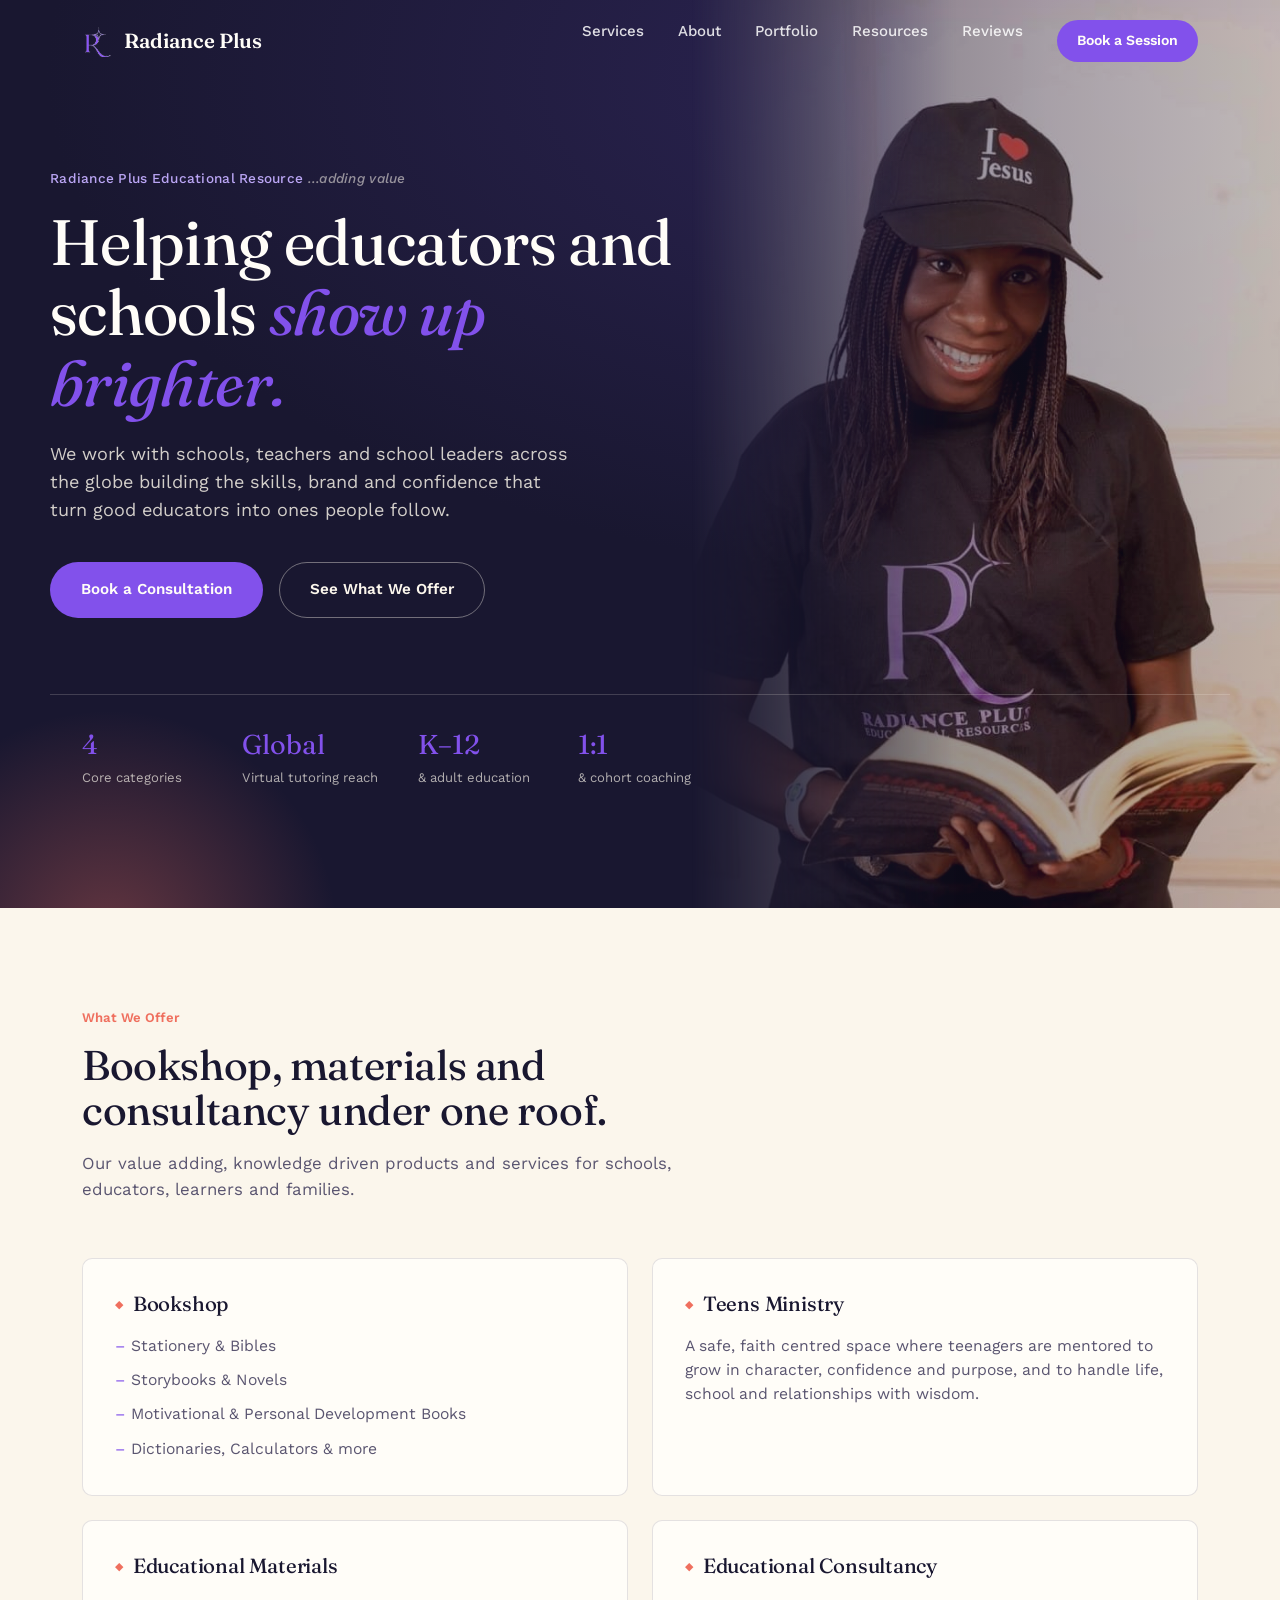
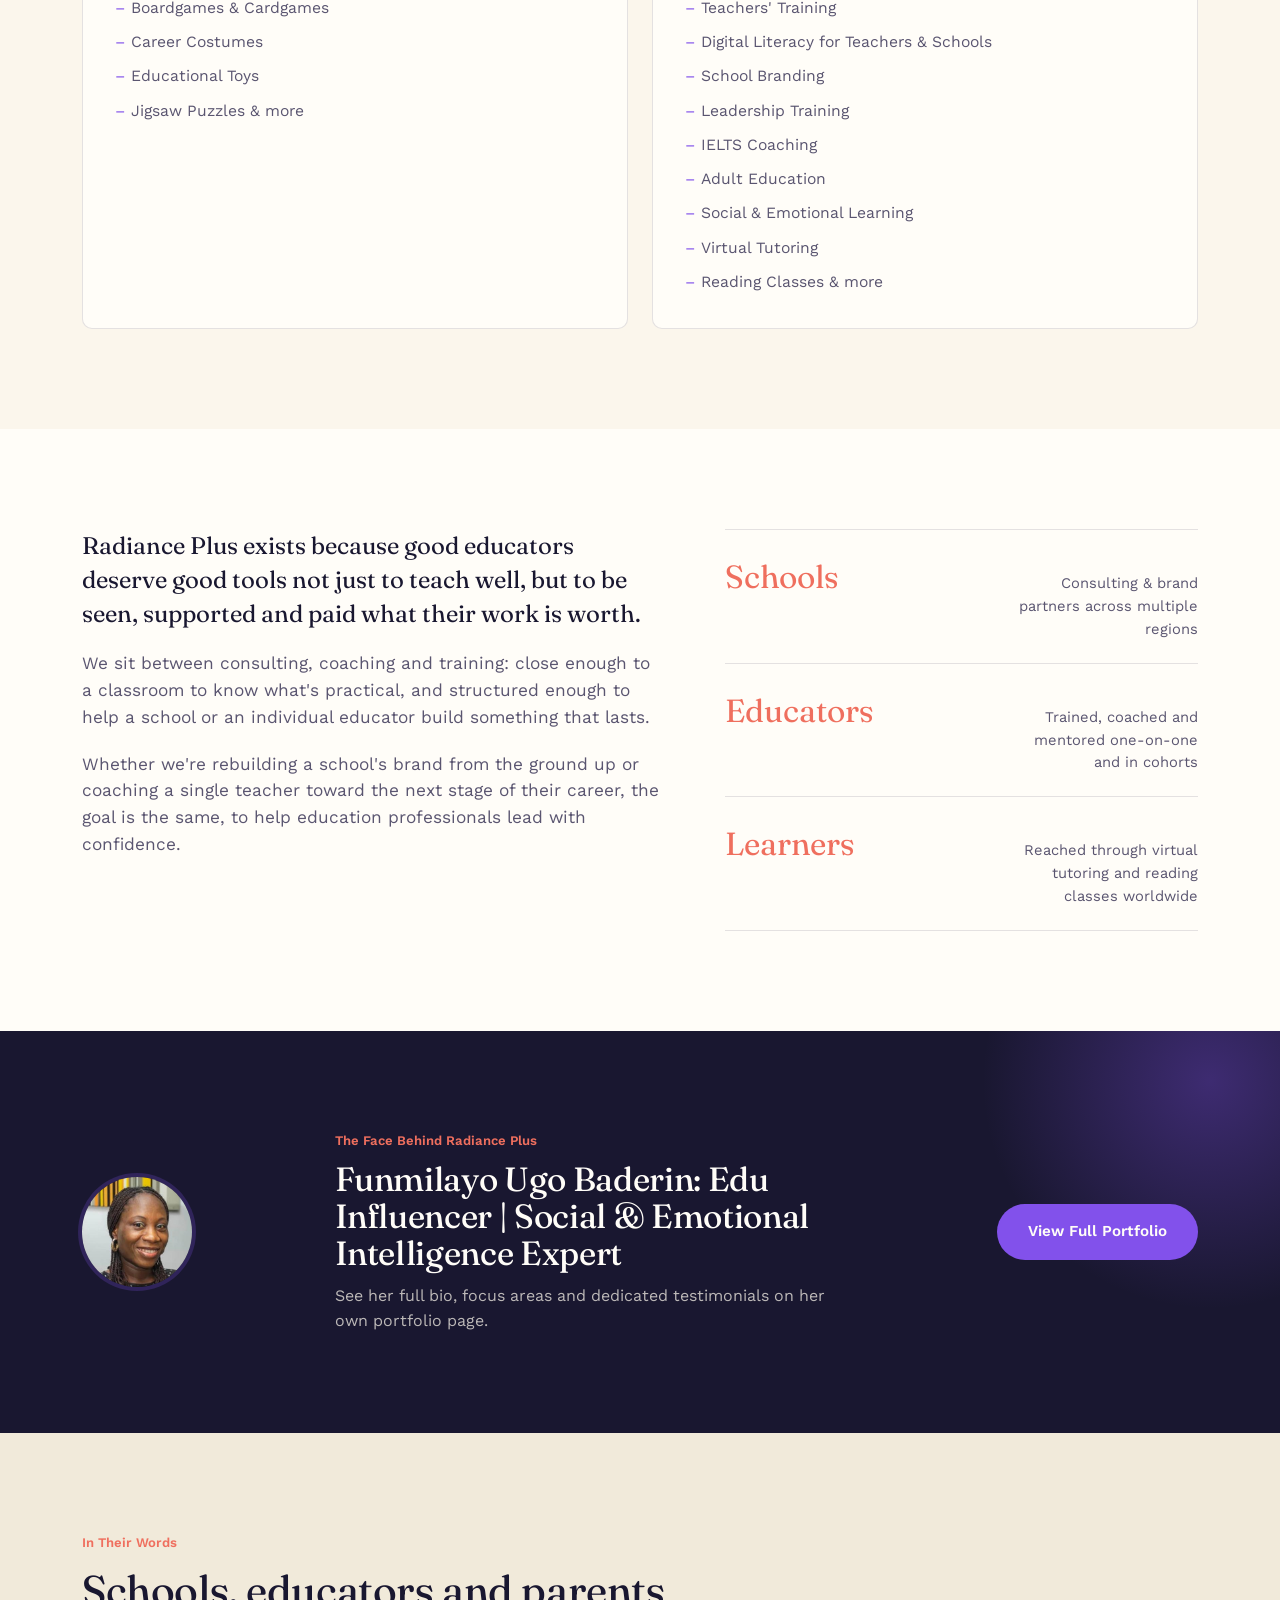
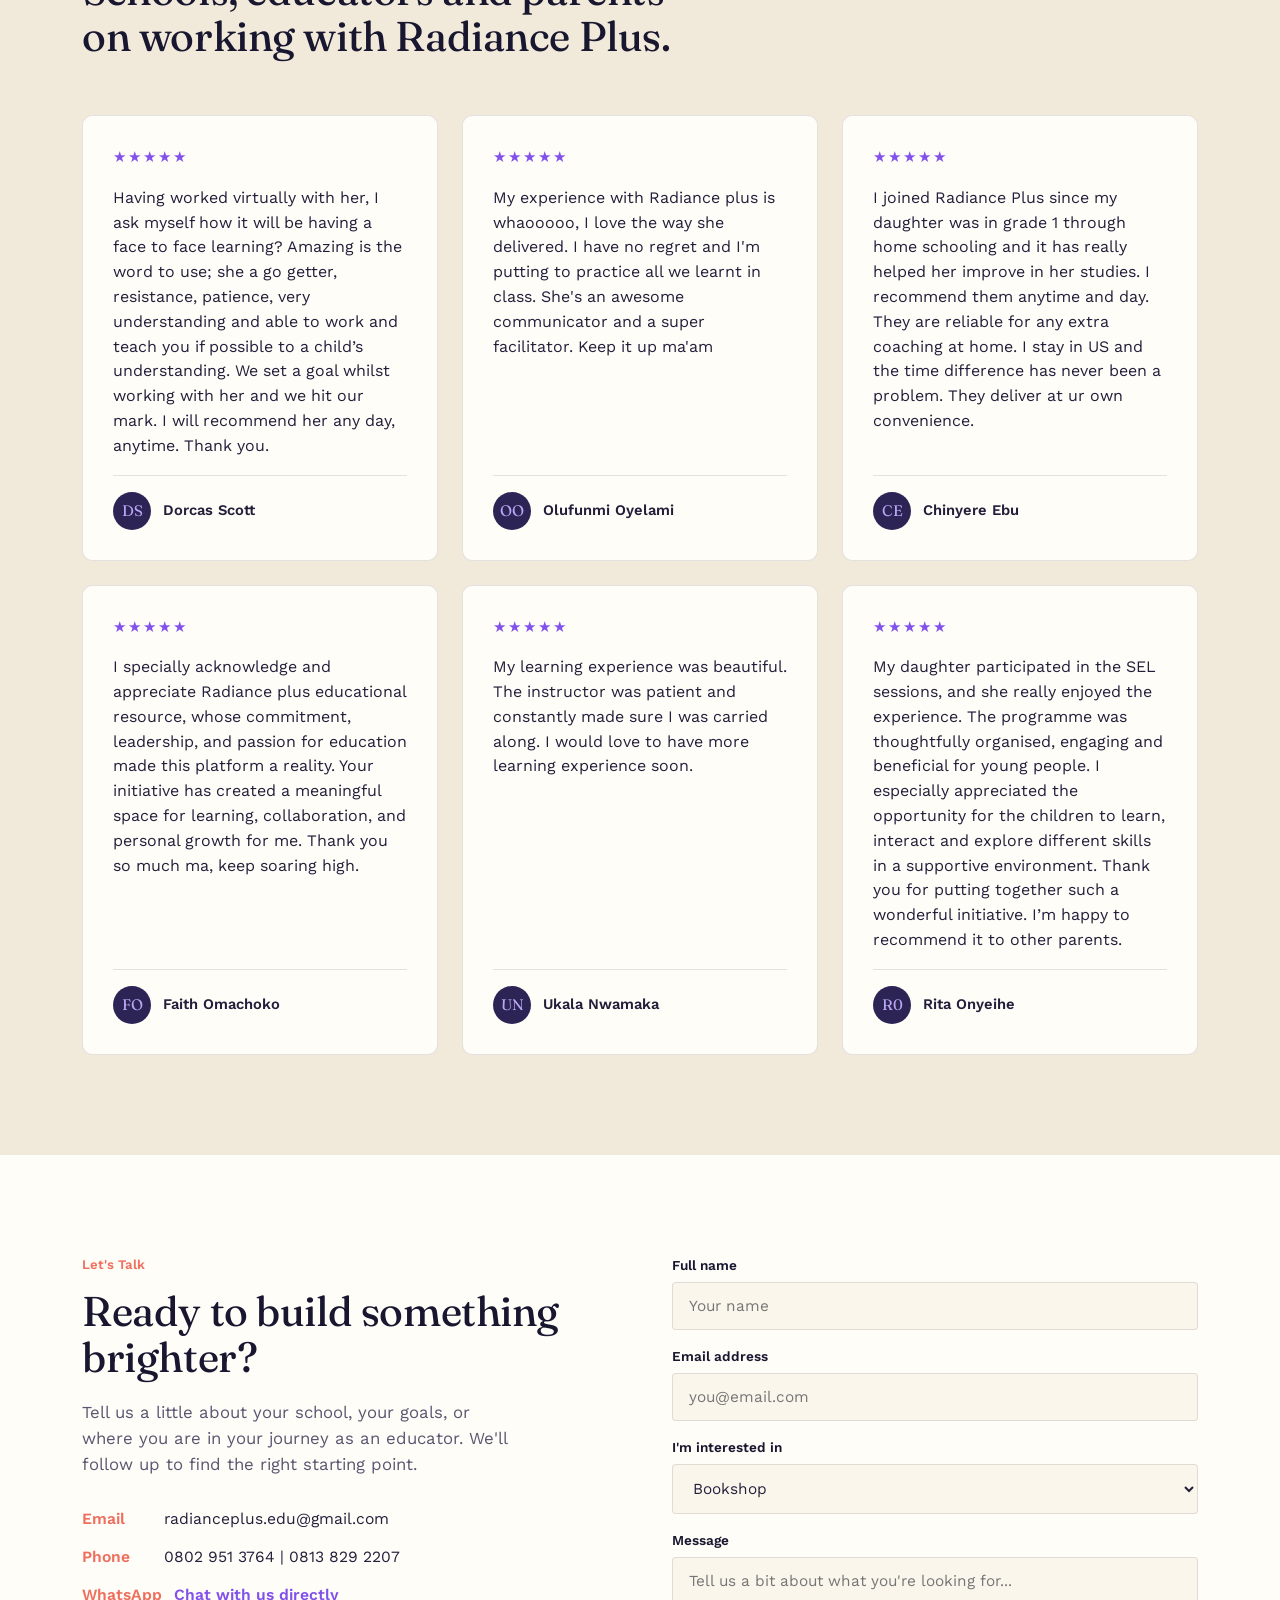
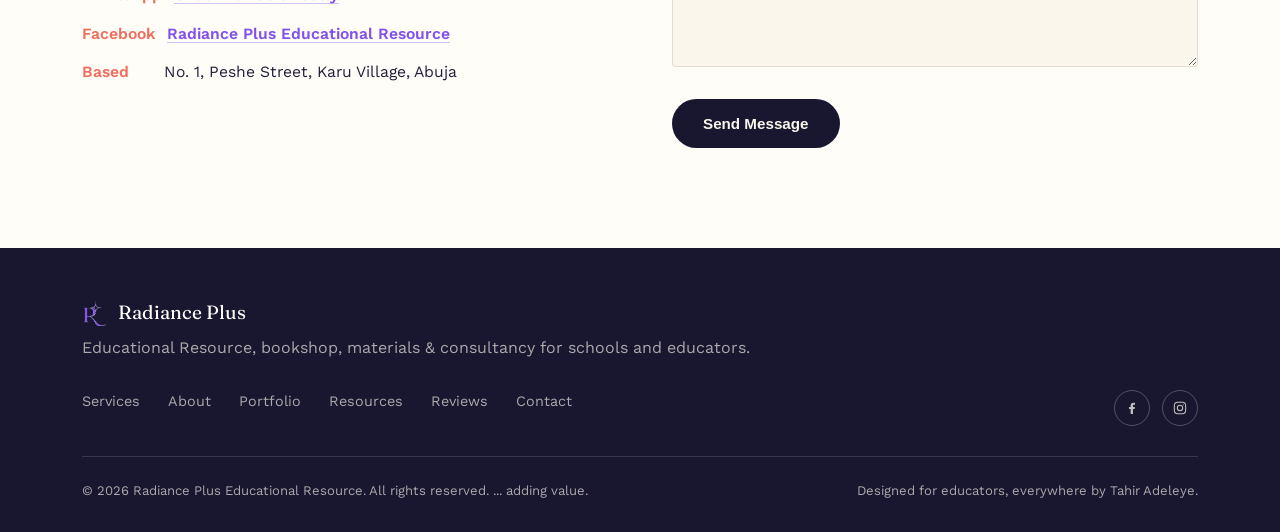
<file: index.html>
<!DOCTYPE html>
<html lang="en">

<head>
  <meta charset="UTF-8">
  <meta name="viewport" content="width=device-width, initial-scale=1.0">
  <title>Radiance Plus Educational Resource | Bookshop, Consultancy &amp; Teacher Training in Abuja</title>
  <meta name="description"
    content="Radiance Plus Educational Resource bookshop, educational materials, teens ministry and consultancy for schools and educators in Karu Village, Abuja. Teachers' training, school branding, IELTS coaching, SEL and more.">
  <meta name="keywords"
    content="Radiance Plus, educational resource Abuja, bookshop Karu Abuja, teachers training Nigeria, school branding, IELTS coaching Abuja, educational consultancy Nigeria">
  <meta name="robots" content="index, follow">
  <link rel="canonical" href="https://radianceplusedu.com/">

  <!-- Open Graph / Facebook -->
  <meta property="og:type" content="website">
  <meta property="og:url" content="https://radianceplusedu.com/">
  <meta property="og:site_name" content="Radiance Plus Educational Resource">
  <meta property="og:title"
    content="Radiance Plus Educational Resource | Bookshop, Consultancy &amp; Teacher Training in Abuja">
  <meta property="og:description"
    content="Bookshop, educational materials, teens ministry and consultancy for schools and educators — No. 1 Peshe Street, Karu Village, Abuja.">
  <meta property="og:image" content="https://radianceplusedu.com/radianceplus-logo-full.png">
  <meta property="og:locale" content="en_NG">

  <!-- Twitter -->
  <meta name="twitter:card" content="summary_large_image">
  <meta name="twitter:title" content="Radiance Plus Educational Resource">
  <meta name="twitter:description"
    content="Bookshop, educational materials, teens ministry and consultancy for schools and educators in Abuja.">
  <meta name="twitter:image" content="https://radianceplusedu.com/radianceplus-logo-full.png">

  <link rel="icon" type="image/png" href="radianceplus-logo-mark.png">
  <link rel="apple-touch-icon" href="radianceplus-logo-mark.png">
  <meta name="theme-color" content="#8251EB">
  <link rel="preconnect" href="https://fonts.googleapis.com">
  <link rel="preconnect" href="https://fonts.gstatic.com" crossorigin>
  <link
    href="https://fonts.googleapis.com/css2?family=Fraunces:ital,opsz,wght@0,9..144,300;0,9..144,450;0,9..144,600;1,9..144,450&family=Work+Sans:wght@300;400;500;600;700&display=swap"
    rel="stylesheet">
  <link rel="stylesheet" href="styles.css">
  <script type="application/ld+json">
{
  "@context": "https://schema.org",
  "@type": "LocalBusiness",
  "name": "Radiance Plus Educational Resource",
  "alternateName": "Radiance Plus",
  "image": "https://radianceplusedu.com/radianceplus-logo-full.png",
  "url": "https://radianceplusedu.com/",
  "telephone": ["+2348029513764", "+2348138292207"],
  "email": "radianceplus.edu@gmail.com",
  "priceRange": "$$",
  "address": {
    "@type": "PostalAddress",
    "streetAddress": "No. 1, Peshe Street, Karu Village",
    "addressLocality": "Abuja",
    "addressCountry": "NG"
  },
  "description": "Bookshop, educational materials, teens ministry and educational consultancy (teachers' training, school branding, leadership training, IELTS coaching, adult education, SEL, virtual tutoring, reading classes) for schools and educators.",
  "sameAs": [
    "https://www.facebook.com/share/1AVzqr1YQU/",
    "https://instagram.com/ugofunmi1"
  ]
}
</script>
</head>

<body>

  <header id="site-header">
    <div class="wrap nav-inner">
      <a href="#top" class="logo"><img src="radianceplus-logo-mark.png" alt="Radiance Plus logo"
          class="logo-mark">Radiance Plus</a>
      <nav class="links">
        <a href="#services">Services</a>
        <a href="#about">About</a>
        <a href="UgofunmiBaderin.html">Portfolio</a>
        <a href="resources.html">Resources</a>
        <a href="#reviews">Reviews</a>
        <a href="#contact" class="nav-cta">Book a Session</a>
      </nav>
      <button class="burger" id="burgerBtn" aria-label="Open menu">
        <span></span><span></span><span></span>
      </button>
    </div>
  </header>

  <div class="mobile-menu" id="mobileMenu">
    <button class="close-menu" id="closeMenu" aria-label="Close menu">&times;</button>
    <a href="#services">Services</a>
    <a href="#about">About</a>
    <a href="UgofunmiBaderin.html">Portfolio</a>
    <a href="resources.html">Resources</a>
    <a href="#reviews">Reviews</a>
    <a href="#contact" class="nav-cta">Book a Session</a>
  </div>

  <main id="top">

    <!-- HERO -->
    <section class="hero">
      <div class="hero-photo">
        <img src="hero-bg.jpg" alt="Ugofunmi Baderin reading a book, wearing a Radiance Plus shirt" fetchpriority="high">
      </div>
      <div class="wrap hero-inner">
        <div class="hero-eyebrow">Radiance Plus Educational Resource <em
            style="font-style:italic; color:rgba(251,246,236,0.55);">...adding value</em></div>
        <h1>Helping educators and schools <em>show up brighter.</em></h1>
        <p class="lead">We work with schools, teachers and school leaders across the globe building the skills, brand
          and confidence that turn good educators into ones people follow.</p>
        <div class="hero-ctas">
          <a href="#contact" class="btn btn-primary">Book a Consultation</a>
          <a href="#services" class="btn btn-ghost">See What We Offer</a>
        </div>
      </div>
      <div class="wrap hero-strip">
        <div>
          <div class="num">4</div>
          <div class="lbl">Core categories</div>
        </div>
        <div>
          <div class="num">Global</div>
          <div class="lbl">Virtual tutoring reach</div>
        </div>
        <div>
          <div class="num">K–12</div>
          <div class="lbl">& adult education</div>
        </div>
        <div>
          <div class="num">1:1</div>
          <div class="lbl">& cohort coaching</div>
        </div>
      </div>
    </section>

    <!-- SERVICES -->
    <section class="services" id="services">
      <div class="wrap">
        <div class="section-head">
          <div class="eyebrow">What We Offer</div>
          <h2>Bookshop, materials and consultancy under one roof.</h2>
          <p>Our value adding, knowledge driven products and services for schools, educators, learners and families.</p>
        </div>
        <div class="cat-grid">
          <div class="cat-card">
            <h3><span class="cat-mark">&#9670;</span>Bookshop</h3>
            <ul>
              <li>Stationery &amp; Bibles</li>
              <li>Storybooks &amp; Novels</li>
              <li>Motivational &amp; Personal Development Books</li>
              <li>Dictionaries, Calculators &amp; more</li>
            </ul>
          </div>
          <div class="cat-card">
            <h3><span class="cat-mark">&#9670;</span>Teens Ministry</h3>
            <p class="cat-plain">A safe, faith centred space where teenagers are mentored to grow in character,
              confidence and purpose, and to handle life, school and relationships with wisdom.</p>
          </div>
          <div class="cat-card">
            <h3><span class="cat-mark">&#9670;</span>Educational Materials</h3>
            <ul>
              <li>Boardgames &amp; Cardgames</li>
              <li>Career Costumes</li>
              <li>Educational Toys</li>
              <li>Jigsaw Puzzles &amp; more</li>
            </ul>
          </div>
          <div class="cat-card">
            <h3><span class="cat-mark">&#9670;</span>Educational Consultancy</h3>
            <ul>
              <li>Teachers' Training</li>
              <li>Digital Literacy for Teachers & Schools</li>
              <li>School Branding</li>
              <li>Leadership Training</li>
              <li>IELTS Coaching</li>
              <li>Adult Education</li>
              <li>Social &amp; Emotional Learning</li>
              <li>Virtual Tutoring</li>
              <li>Reading Classes &amp; more</li>
            </ul>
          </div>
        </div>
      </div>
    </section>

    <!-- ABOUT -->
    <section class="about" id="about">
      <div class="wrap about-grid">
        <div class="about-copy">
          <p>Radiance Plus exists because good educators deserve good tools not just to teach well, but to be seen,
            supported and paid what their work is worth.</p>
          <p>We sit between consulting, coaching and training: close enough to a classroom to know what's practical, and
            structured enough to help a school or an individual educator build something that lasts.</p>
          <p>Whether we're rebuilding a school's brand from the ground up or coaching a single teacher toward the next
            stage of their career, the goal is the same, to help education professionals lead with confidence.</p>
        </div>
        <div class="stat-col">
          <div class="stat-row">
            <div class="num">Schools</div>
            <div class="lbl">Consulting &amp; brand partners across multiple regions</div>
          </div>
          <div class="stat-row">
            <div class="num">Educators</div>
            <div class="lbl">Trained, coached and mentored one-on-one and in cohorts</div>
          </div>
          <div class="stat-row">
            <div class="num">Learners</div>
            <div class="lbl">Reached through virtual tutoring and reading classes worldwide</div>
          </div>
        </div>
      </div>
    </section>

    <!-- PORTFOLIO TEASER -->
    <section class="teaser" id="portfolio-teaser">
      <div class="wrap teaser-inner">
        <div class="teaser-avatar">
          <img src="ugofunm-baderin.jpg" alt="Ugofunmi Baderin">
        </div>
        <div class="teaser-text">
          <div class="eyebrow">The Face Behind Radiance Plus</div>
          <h2>Funmilayo Ugo Baderin: Edu Influencer | Social &amp; Emotional Intelligence Expert</h2>
          <p>See her full bio, focus areas and dedicated testimonials on her own portfolio page.</p>
        </div>
        <div class="teaser-cta">
          <a href="UgofunmiBaderin.html" class="btn btn-primary">View Full Portfolio</a>
        </div>
      </div>
    </section>

    <!-- REVIEWS -->
    <section class="reviews" id="reviews">
      <div class="wrap">
        <div class="section-head">
          <div class="eyebrow">In Their Words</div>
          <h2>Schools, educators and parents on working with Radiance Plus.</h2>
        </div>
        <div class="review-track">

          <div class="review-card">
            <div class="stars">★★★★★</div>
            <p class="quote">Having worked virtually with her, I ask myself how it will be having a face to face
              learning? Amazing is the word to use; she a go getter, resistance, patience, very understanding and able
              to work and teach you if possible to a child’s understanding.

              We set a goal whilst working with her and we hit our mark. I will recommend her any day, anytime. Thank
              you.</p>
            <div class="review-who">
              <div class="review-avatar">DS</div>
              <div>
                <div class="name">Dorcas Scott</div>
                <!-- <div class="role">Head Administrator, Brightpath Academy</div> -->
              </div>
            </div>
          </div>

          <div class="review-card">
            <div class="stars">★★★★★</div>
            <p class="quote">My experience with Radiance plus is whaooooo, I love the way she delivered.
              I have no regret and I'm putting to practice all we learnt in class.
              She's an awesome communicator and a super facilitator.

              Keep it up ma'am</p>
            <div class="review-who">
              <div class="review-avatar">OO</div>
              <div>
                <div class="name">Olufunmi Oyelami</div>
                <!-- <div class="role">Head of Department, Secondary School</div> -->
              </div>
            </div>
          </div>

          <div class="review-card">
            <div class="stars">★★★★★</div>
            <p class="quote">I joined Radiance Plus since my daughter was in grade 1 through home schooling and it has really helped her improve in her studies. I recommend them anytime and day. They are reliable for any extra coaching at home. I stay in US and the time difference has never been a problem. They deliver at ur own convenience.</p>
            <div class="review-who">
              <div class="review-avatar">CE</div>
              <div>
                <div class="name">Chinyere Ebu</div>
                <!-- <div class="role">Teacher, Grade 5</div> -->
              </div>
            </div>
          </div>

          <div class="review-card">
            <div class="stars">★★★★★</div>
            <p class="quote">I specially acknowledge and appreciate Radiance plus educational resource, whose commitment, leadership, and passion for education made this platform a reality. Your initiative has created a meaningful space for learning, collaboration, and personal growth for me. Thank you so much ma, keep soaring high.</p>
            <div class="review-who">
              <div class="review-avatar">FO</div>
              <div>
                <div class="name">Faith Omachoko</div>
                <!-- <div class="role">Parent</div> -->
              </div>
            </div>
          </div>

          <div class="review-card">
            <div class="stars">★★★★★</div>
            <p class="quote">My learning experience was beautiful. The instructor was patient and constantly made sure I was carried along. I would love to have more learning experience soon.</p>
            <div class="review-who">
              <div class="review-avatar">UN</div>
              <div>
                <div class="name">Ukala Nwamaka</div>
                <!-- <div class="role">Proprietor, Grovewood School</div> -->
              </div>
            </div>
          </div>

          <div class="review-card">
            <div class="stars">★★★★★</div>
            <p class="quote">My daughter participated in the SEL sessions, and she really enjoyed the experience. The programme was thoughtfully organised, engaging and beneficial for young people. I especially appreciated the opportunity for the children to learn, interact and explore different skills in a supportive environment.
Thank you for putting together such a wonderful initiative. I’m happy to recommend it to other parents.</p>
            <div class="review-who">
              <div class="review-avatar">R0</div>
              <div>
                <div class="name">Rita Onyeihe</div>
                <!-- <div class="role">Educator, International School</div> -->
              </div>
            </div>
          </div>

        </div>
      </div>
    </section>

    <!-- CONTACT -->
    <section class="contact" id="contact">
      <div class="wrap contact-grid">
        <div class="contact-copy">
          <div class="eyebrow">Let's Talk</div>
          <h2>Ready to build something brighter?</h2>
          <p>Tell us a little about your school, your goals, or where you are in your journey as an educator. We'll
            follow up to find the right starting point.</p>
          <div class="contact-detail">
            <div><span class="tag">Email</span> radianceplus.edu@gmail.com</div>
            <div><span class="tag">Phone</span> 0802 951 3764 | 0813 829 2207</div>
            <div><span class="tag">WhatsApp</span> <a
                href="https://wa.me/2348029513764?text=Hi%20Radiance%20Plus%2C%20I%27d%20like%20to%20find%20out%20more."
                target="_blank" rel="noopener">Chat with us directly</a></div>
            <div><span class="tag">Facebook</span> <a href="https://www.facebook.com/share/1AVzqr1YQU/" target="_blank"
                rel="noopener">Radiance Plus Educational Resource</a></div>
            <div><span class="tag">Based</span> No. 1, Peshe Street, Karu Village, Abuja</div>
          </div>
        </div>
        <form id="contactForm">
          <div>
            <label for="name">Full name</label>
            <input type="text" id="name" name="name" placeholder="Your name" required>
          </div>
          <div>
            <label for="email">Email address</label>
            <input type="email" id="email" name="email" placeholder="you@email.com" required>
          </div>
          <div>
            <label for="interest">I'm interested in</label>
            <select id="interest" name="interest">
              <option>Bookshop</option>
              <option>Teens Ministry</option>
              <option>Educational Materials</option>
              <option>Educational Consultancy</option>
              <option>General Enquiry</option>
            </select>
          </div>
          <div>
            <label for="message">Message</label>
            <textarea id="message" name="message"
              placeholder="Tell us a bit about what you're looking for..."></textarea>
          </div>
          <button type="submit" class="btn btn-dark">Send Message</button>
        </form>
      </div>
    </section>

  </main>

  <footer>
    <div class="wrap">
      <div class="footer-top">
        <div>
          <div class="footer-logo"><img src="radianceplus-logo-mark.png" alt="Radiance Plus logo">Radiance Plus</div>
          <div>Educational Resource, bookshop, materials &amp; consultancy for schools and educators.</div>
        </div>
        <div class="footer-links">
          <a href="#services">Services</a>
          <a href="#about">About</a>
          <a href="UgofunmiBaderin.html">Portfolio</a>
          <a href="resources.html">Resources</a>
          <a href="#reviews">Reviews</a>
          <a href="#contact">Contact</a>
        </div>
        <div class="footer-social">
          <a href="https://www.facebook.com/share/1AVzqr1YQU/" target="_blank" rel="noopener" aria-label="Facebook">
            <svg viewBox="0 0 24 24" fill="currentColor">
              <path
                d="M13.5 21v-7.5h2.5l.4-3H13.5V8.5c0-.9.25-1.5 1.55-1.5H16.5V4.35C16.2 4.3 15.2 4.2 14 4.2c-2.4 0-4 1.45-4 4.1V10.5H7.5v3H10V21h3.5z" />
            </svg>
          </a>
          <a href="https://instagram.com/ugofunmi1" target="_blank" rel="noopener" aria-label="Instagram">
            <svg viewBox="0 0 24 24" fill="none" stroke="currentColor" stroke-width="1.6">
              <rect x="3.5" y="3.5" width="17" height="17" rx="5" />
              <circle cx="12" cy="12" r="4" />
              <circle cx="17" cy="7" r="0.8" fill="currentColor" stroke="none" />
            </svg>
          </a>
        </div>
      </div>
      <div class="footer-bottom">
        <span>© 2026 Radiance Plus Educational Resource. All rights reserved. ... adding value.</span>
        <span>Designed for educators, everywhere by Tahir Adeleye.</span>
      </div>
    </div>
  </footer>

  <script>
    // header background on scroll
    const header = document.getElementById('site-header');
    const onScroll = () => {
      if (window.scrollY > 40) {header.classList.add('scrolled');}
      else {header.classList.remove('scrolled');}
    };
    window.addEventListener('scroll', onScroll);
    onScroll();

    // mobile menu
    const burgerBtn = document.getElementById('burgerBtn');
    const closeMenu = document.getElementById('closeMenu');
    const mobileMenu = document.getElementById('mobileMenu');
    burgerBtn.addEventListener('click', () => mobileMenu.classList.add('open'));
    closeMenu.addEventListener('click', () => mobileMenu.classList.remove('open'));
    mobileMenu.querySelectorAll('a').forEach(a => {
      a.addEventListener('click', () => mobileMenu.classList.remove('open'));
    });

    // contact form (static demo — no backend)
    const form = document.getElementById('contactForm');
    const WHATSAPP_NUMBER = '2348029513764'; // 0802 951 3764
    form.addEventListener('submit', function (e) {
      e.preventDefault();
      const name = document.getElementById('name').value.trim();
      const email = document.getElementById('email').value.trim();
      const interest = document.getElementById('interest').value;
      const message = document.getElementById('message').value.trim();

      let text = `Hi Radiance Plus, my name is ${name}.`;
      text += `\nEmail: ${email}`;
      text += `\nInterested in: ${interest}`;
      if (message) {text += `\nMessage: ${message}`;}

      const waUrl = `https://wa.me/${WHATSAPP_NUMBER}?text=${encodeURIComponent(text)}`;
      window.open(waUrl, '_blank');

      form.innerHTML = '<p style="font-family:\'Fraunces\',serif; font-size:1.3rem; color:var(--ink);">Opening WhatsApp...<br><span style="font-family:\'Work Sans\',sans-serif; font-size:0.95rem; color:var(--text-soft);">If it didn\'t open automatically, message us directly at 0802 951 3764.</span></p>';
    });
  </script>

</body>

</html>
</file>
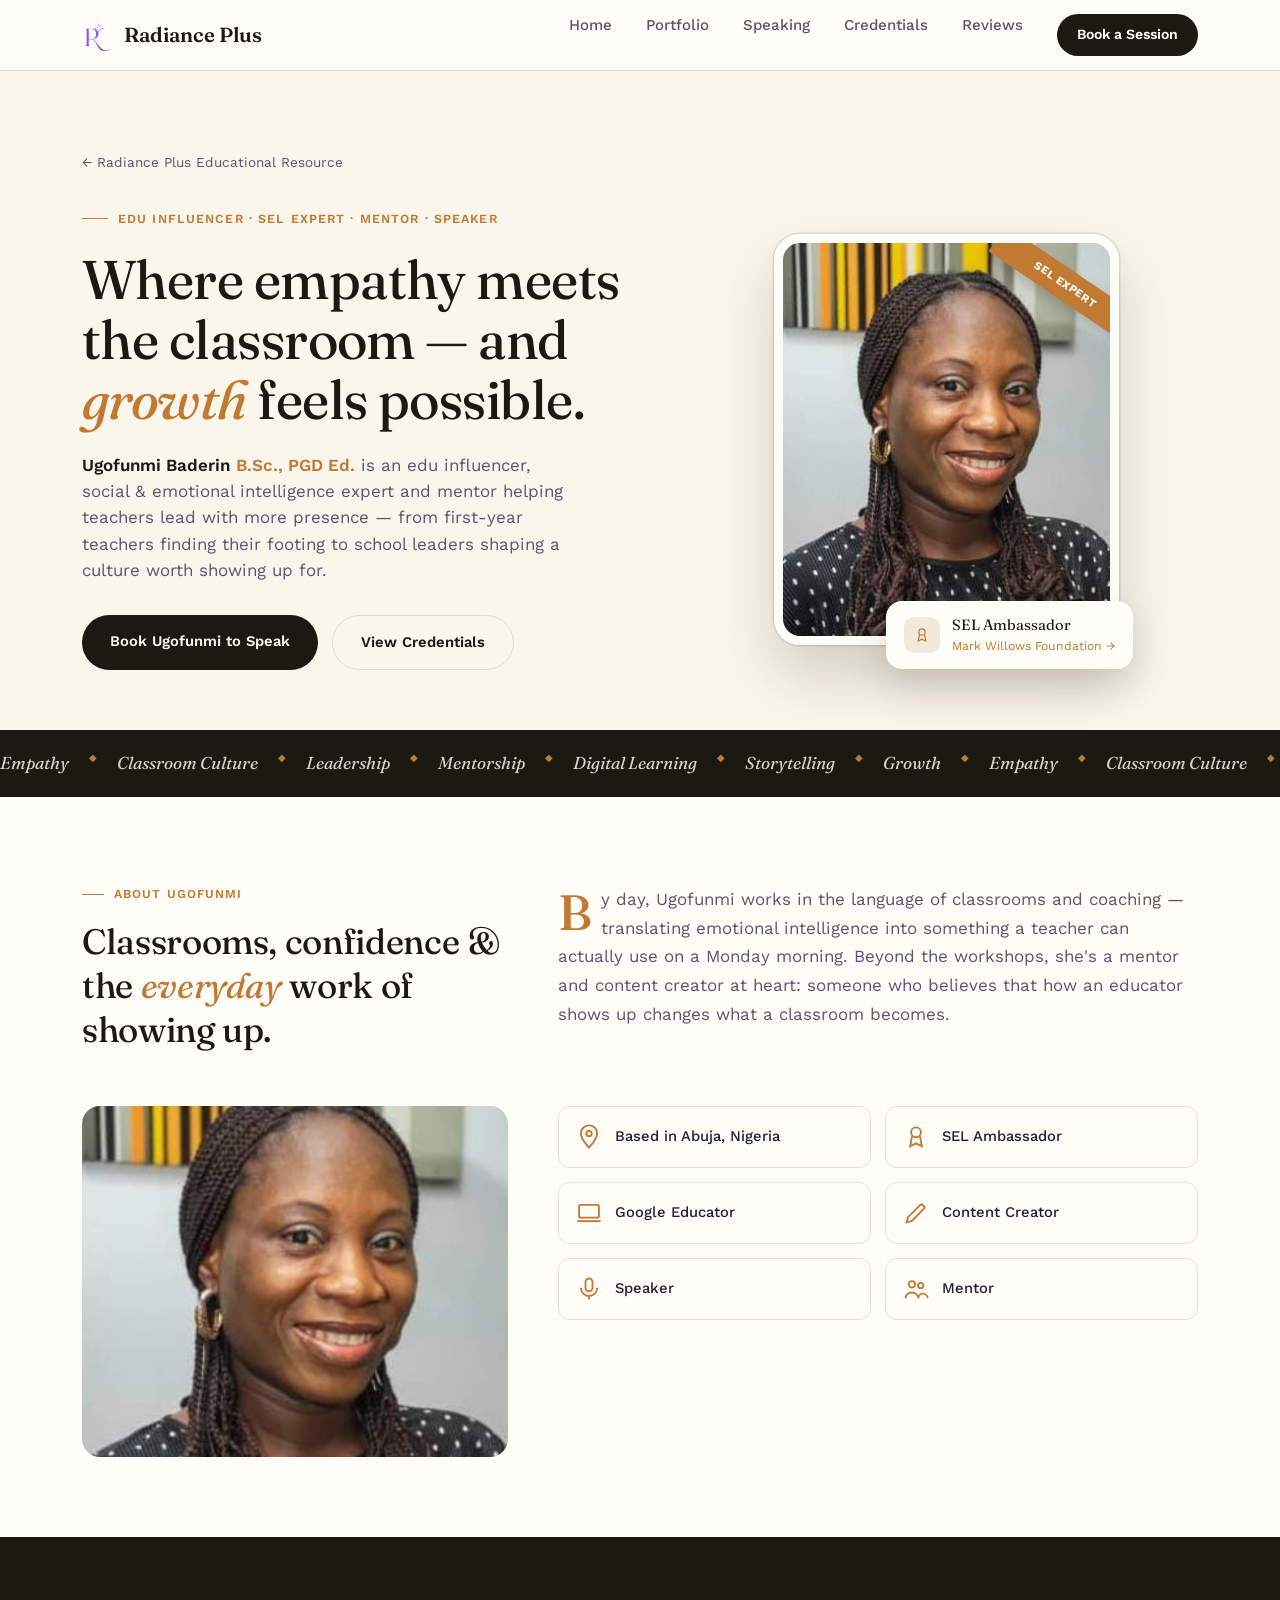
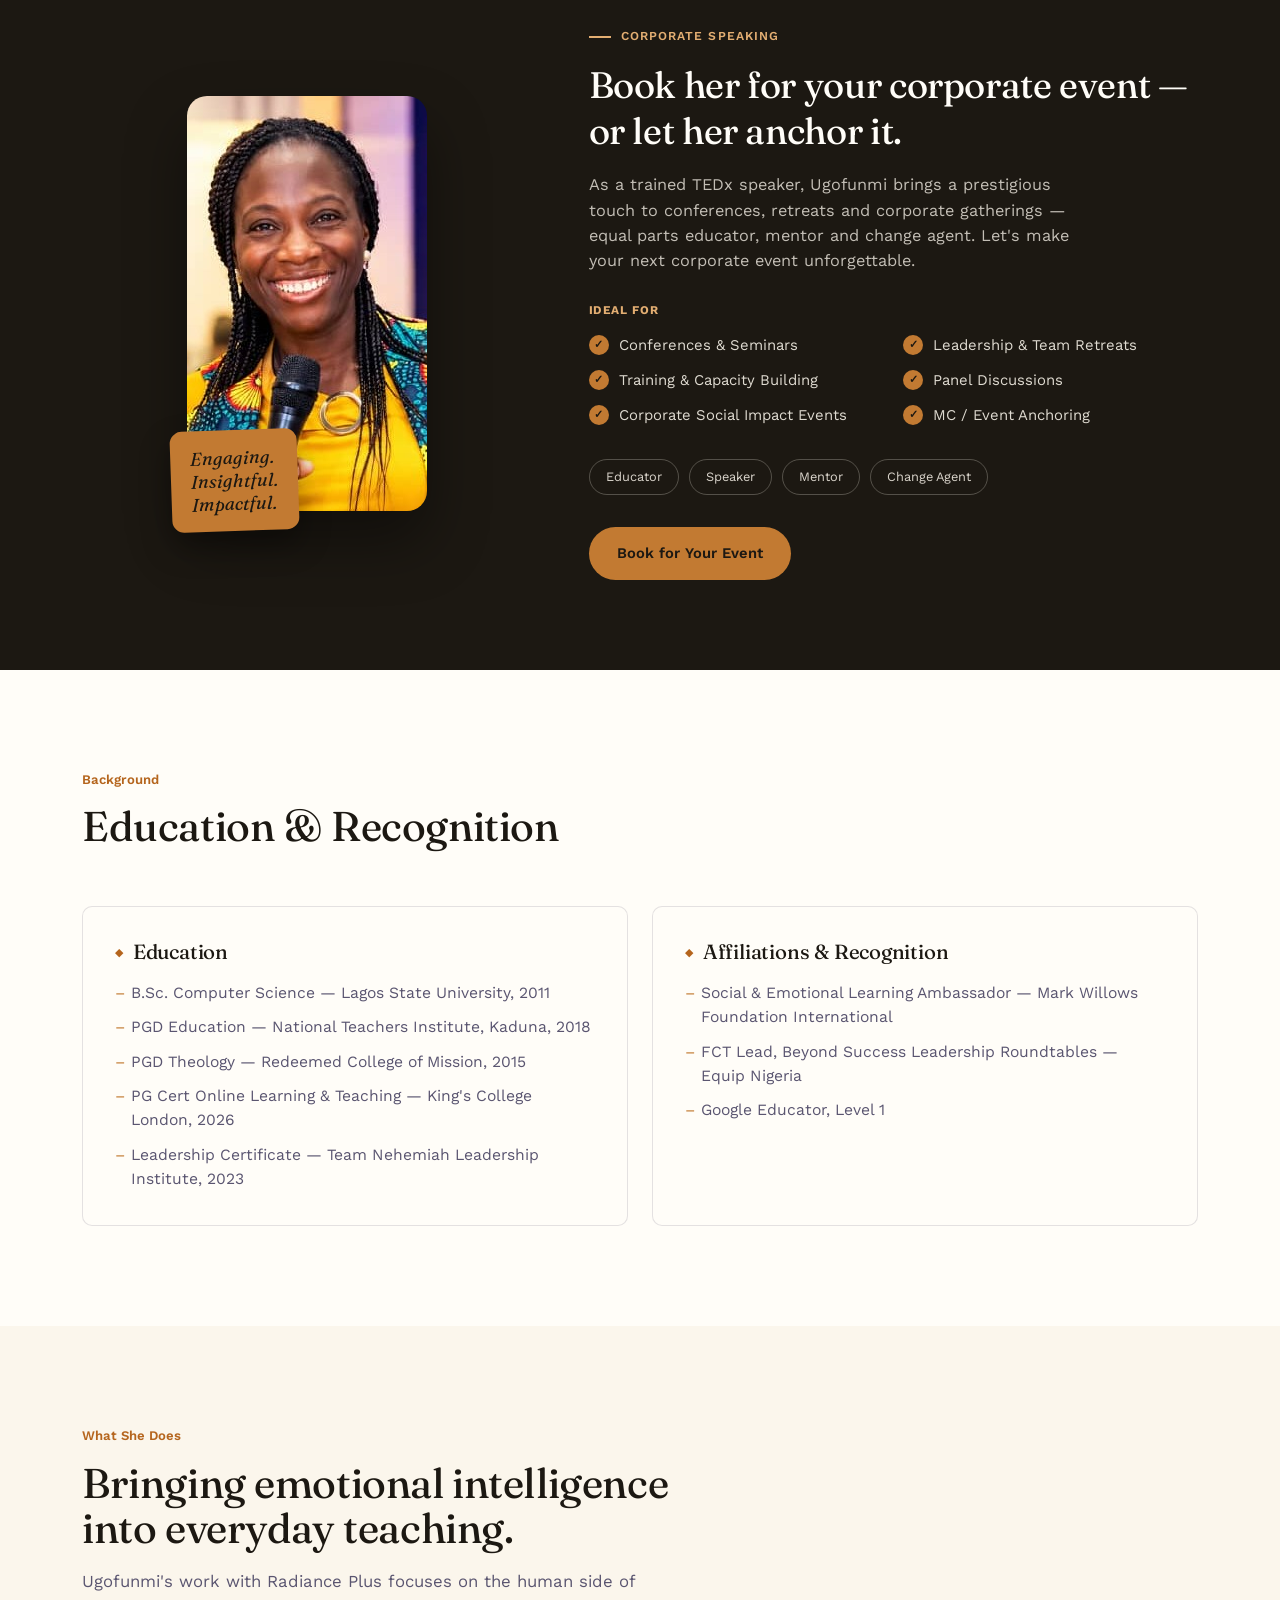
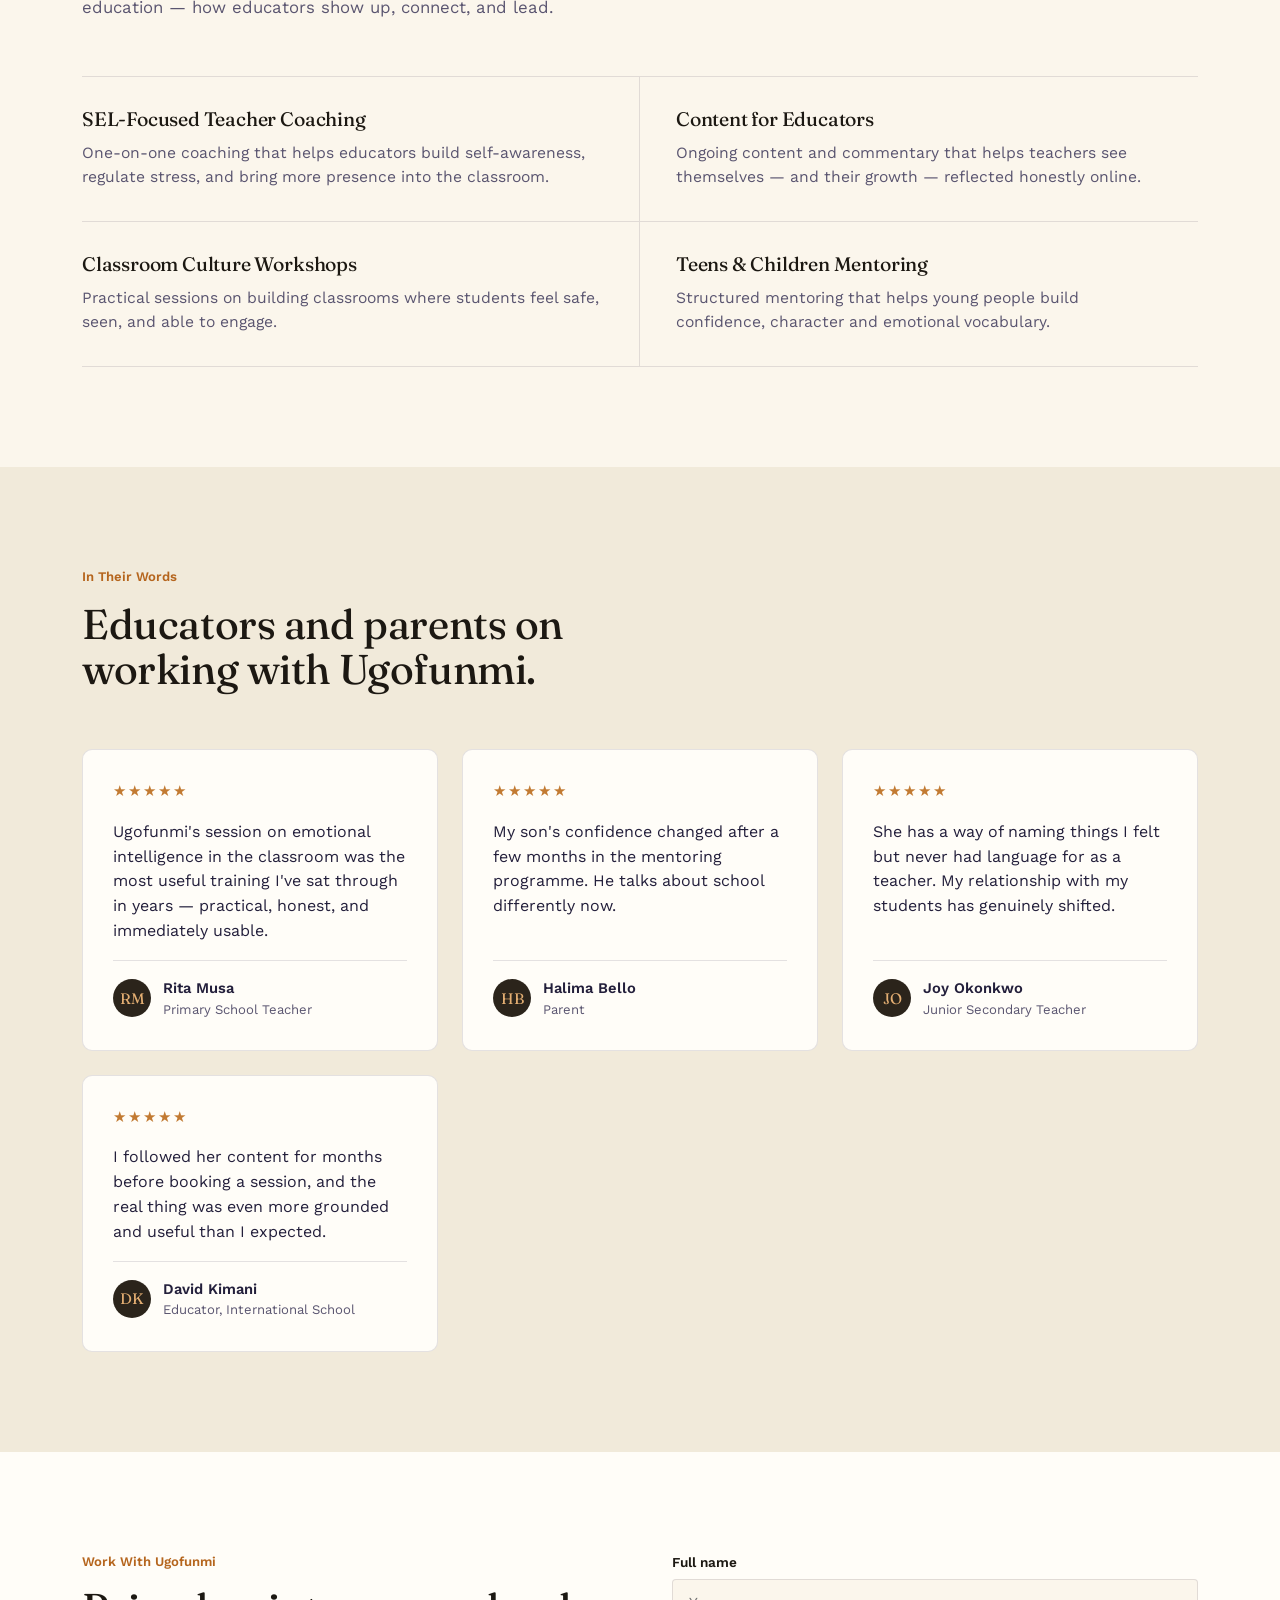
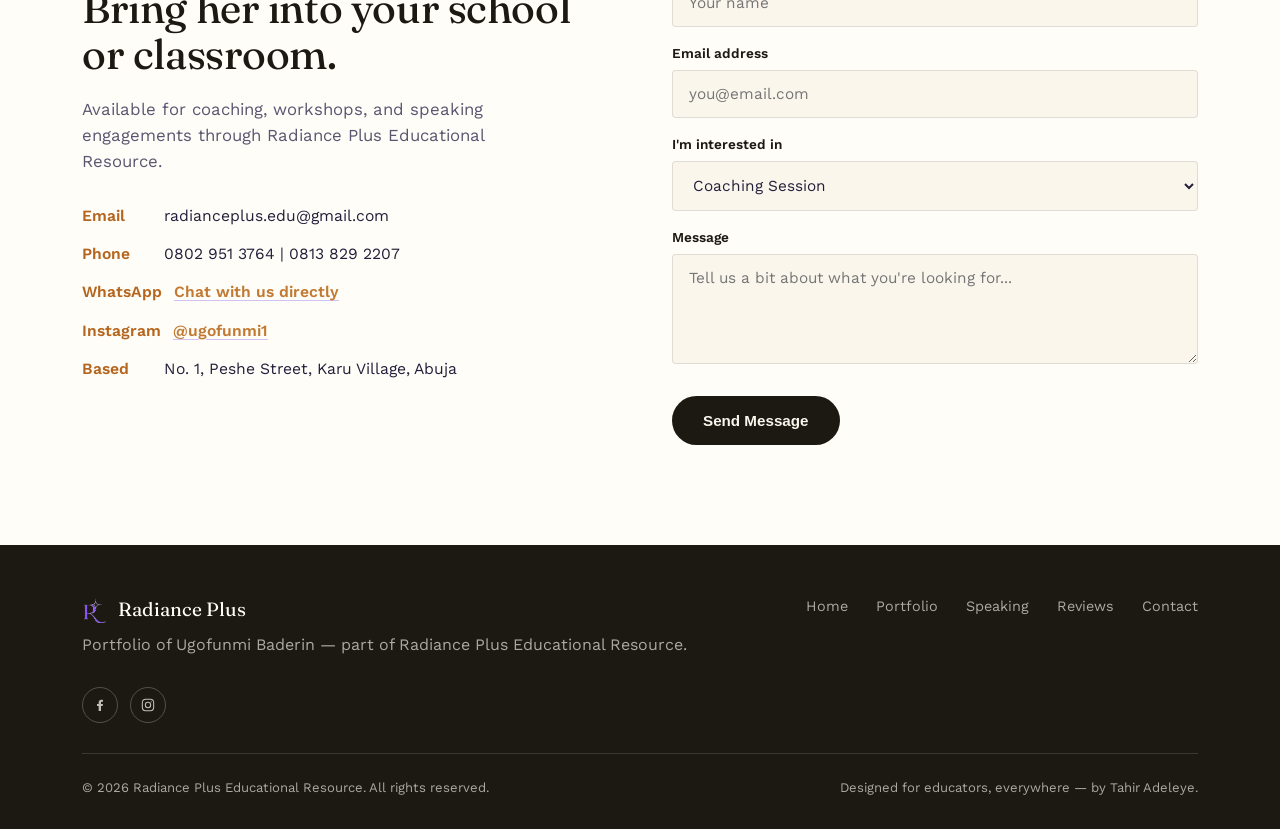
<file: portfolio.html>
<!DOCTYPE html>
<html lang="en">
<head>
<meta charset="UTF-8">
<meta name="viewport" content="width=device-width, initial-scale=1.0">
<title>Ugofunmi Baderin — Portfolio | Radiance Plus Educational Resource</title>
<meta name="description" content="Ugofunmi Baderin — Edu influencer and social &amp; emotional intelligence expert at Radiance Plus Educational Resource.">
<link rel="icon" type="image/png" href="radianceplus-logo-mark.png">
<link rel="preconnect" href="https://fonts.googleapis.com">
<link rel="preconnect" href="https://fonts.gstatic.com" crossorigin>
<link href="https://fonts.googleapis.com/css2?family=Fraunces:ital,opsz,wght@0,9..144,300;0,9..144,450;0,9..144,600;1,9..144,450&family=Work+Sans:wght@300;400;500;600;700&display=swap" rel="stylesheet">
<link rel="stylesheet" href="styles.css">
<style>
  /* This page overrides the shared palette with its own warm editorial
     theme (cream / near-black / amber) inspired by goldwealthspeaks.com,
     while reusing the shared layout mechanics (nav, footer, reviews, form). */
  :root{
    --violet:#C27A32;
    --violet-soft:#E3AE72;
    --coral:#B5651D;
    --ink:#1C1812;
    --plum:#2B241B;
  }

  /* Nav stays light at all times on this page (no transparent-over-dark state) */
  header, header.scrolled{
    background:var(--paper);
    box-shadow:0 1px 0 var(--line);
    padding:14px 0;
  }
  header .logo, header.scrolled .logo{ color:var(--ink); }
  nav.links a{ color:var(--text-soft); }
  header .burger span, header.scrolled .burger span{ background:var(--ink); }
  .nav-cta, header.scrolled .nav-cta{ background:var(--ink) !important; color:var(--paper) !important; }

  .back-link{
    display:inline-flex;
    align-items:center;
    gap:8px;
    font-size:0.85rem;
    color:var(--text-soft);
    margin-bottom:8px;
  }
  .back-link:hover{ color:var(--violet); }

  /* ---------- HERO ---------- */
  .p-hero{
    background:var(--cream);
    padding:150px 0 60px;
  }
  .p-hero-grid{
    display:grid;
    grid-template-columns:1.05fr 0.95fr;
    gap:56px;
    align-items:center;
    margin-top:28px;
  }
  .p-eyebrow{
    display:flex;
    align-items:center;
    gap:10px;
    font-size:0.78rem;
    letter-spacing:0.09em;
    font-weight:600;
    color:var(--violet);
    margin-bottom:22px;
  }
  .p-eyebrow .dash{ width:26px; height:1.5px; background:var(--violet); flex-shrink:0; }
  .p-headline{
    font-size:clamp(2.2rem, 4.4vw, 3.4rem);
    color:var(--ink);
    line-height:1.1;
    margin-bottom:22px;
  }
  .p-headline em{ font-style:italic; color:var(--violet); font-weight:450; }
  .p-intro{
    font-size:1.06rem;
    color:var(--text-soft);
    max-width:500px;
    margin-bottom:32px;
  }
  .p-intro .p-name{ color:var(--ink); font-weight:600; }
  .p-intro .p-creds{ color:var(--violet); font-weight:600; }
  .p-ctas{ display:flex; gap:14px; flex-wrap:wrap; }
  .btn-pill-dark{
    background:var(--ink);
    color:var(--cream);
    padding:15px 28px;
    border-radius:999px;
    font-weight:600;
    font-size:0.92rem;
    display:inline-block;
    transition:transform 0.25s ease;
  }
  .btn-pill-dark:hover{ transform:translateY(-2px); }
  .btn-pill-outline{
    border:1px solid var(--line);
    color:var(--ink);
    padding:15px 28px;
    border-radius:999px;
    font-weight:600;
    font-size:0.92rem;
    display:inline-block;
    transition:border-color 0.25s ease, color 0.25s ease;
  }
  .btn-pill-outline:hover{ border-color:var(--violet); color:var(--violet); }

  .p-hero-photo{ position:relative; max-width:380px; margin:0 auto; }
  .p-photo-frame{
    position:relative;
    border-radius:26px;
    overflow:hidden;
    border:9px solid var(--paper);
    box-shadow:0 0 0 1.5px var(--line), 0 30px 60px rgba(28,24,18,0.18);
  }
  .p-photo-frame::before{
    content:"";
    position:absolute;
    inset:-14px;
    border:1.5px solid var(--violet-soft);
    border-radius:32px;
    z-index:-1;
  }
  .p-photo-frame img{
    width:100%; display:block;
    aspect-ratio:3/3.6;
    object-fit:cover;
    object-position:center top;
  }
  .p-ribbon{
    position:absolute;
    top:26px; right:-38px;
    background:var(--violet);
    color:var(--paper);
    font-size:0.7rem;
    font-weight:700;
    letter-spacing:0.05em;
    padding:7px 46px;
    transform:rotate(34deg);
    box-shadow:0 6px 14px rgba(0,0,0,0.18);
  }
  .p-float-card{
    position:absolute;
    bottom:-24px; right:-14px;
    background:var(--paper);
    border-radius:16px;
    padding:13px 18px;
    display:flex;
    align-items:center;
    gap:12px;
    box-shadow:0 18px 40px rgba(28,24,18,0.16);
    min-width:210px;
  }
  .p-float-icon{
    width:36px; height:36px;
    border-radius:10px;
    background:var(--cream-dim);
    display:flex;
    align-items:center;
    justify-content:center;
    color:var(--violet);
    flex-shrink:0;
  }
  .p-float-icon svg{ width:18px; height:18px; }
  .p-float-title{ font-family:'Fraunces', serif; font-size:0.92rem; color:var(--ink); }
  .p-float-sub{ font-size:0.76rem; color:var(--violet); }

  @media (max-width: 900px){
    .p-hero-grid{ grid-template-columns:1fr; text-align:center; }
    .p-eyebrow{ justify-content:center; }
    .p-intro{ margin-left:auto; margin-right:auto; }
    .p-ctas{ justify-content:center; }
    .p-hero-photo{ margin-top:44px; margin-bottom:34px; }
  }

  /* ---------- MARQUEE ---------- */
  .p-marquee{
    background:var(--ink);
    overflow:hidden;
    padding:20px 0;
  }
  .p-marquee-track{
    display:flex;
    gap:20px;
    white-space:nowrap;
    width:max-content;
    animation:pMarquee 28s linear infinite;
  }
  .p-marquee-track span{
    font-family:'Fraunces', serif;
    font-style:italic;
    color:rgba(251,246,236,0.85);
    font-size:1.08rem;
  }
  .p-marquee-track span.dot{
    color:var(--violet);
    font-style:normal;
    font-size:0.65rem;
  }
  @keyframes pMarquee{
    from{ transform:translateX(0); }
    to{ transform:translateX(-50%); }
  }
  @media (prefers-reduced-motion: reduce){ .p-marquee-track{ animation:none; } }

  /* ---------- ABOUT ---------- */
  .p-about{ background:var(--paper); padding:88px 0 10px; }
  .p-about-grid{
    display:grid;
    grid-template-columns:0.8fr 1.2fr;
    gap:50px;
    margin-bottom:54px;
  }
  .p-eyebrow-sm{
    display:flex;
    align-items:center;
    gap:10px;
    font-size:0.76rem;
    letter-spacing:0.09em;
    font-weight:600;
    color:var(--violet);
    margin-bottom:16px;
  }
  .p-eyebrow-sm .dash{ width:22px; height:1.5px; background:var(--violet); }
  .p-about-heading{
    font-size:clamp(1.6rem, 2.8vw, 2.2rem);
    color:var(--ink);
    line-height:1.25;
  }
  .p-about-heading em{ font-style:italic; color:var(--violet); }
  .p-about-copy p{
    font-size:1.06rem;
    color:var(--text-soft);
    line-height:1.7;
  }
  .drop-cap{
    font-family:'Fraunces', serif;
    font-size:3.1rem;
    color:var(--violet);
    float:left;
    line-height:0.78;
    margin:8px 9px 0 0;
    font-weight:500;
  }
  .p-about-grid2{
    display:grid;
    grid-template-columns:0.8fr 1.2fr;
    gap:50px;
    align-items:start;
    padding-bottom:70px;
  }
  .p-about-photo{ border-radius:18px; overflow:hidden; }
  .p-about-photo img{
    width:100%; display:block;
    aspect-ratio:4/3.3;
    object-fit:cover;
    object-position:center 15%;
  }
  .p-chip-grid{
    display:grid;
    grid-template-columns:1fr 1fr;
    gap:14px;
  }
  .p-chip{
    display:flex;
    align-items:center;
    gap:12px;
    border:1px solid var(--line);
    border-radius:12px;
    padding:16px;
    font-size:0.92rem;
    color:var(--text-dark);
    font-weight:500;
  }
  .p-chip-icon{ width:28px; height:28px; flex-shrink:0; color:var(--violet); }
  .p-chip-icon svg{ width:100%; height:100%; }

  @media (max-width: 900px){
    .p-about-grid, .p-about-grid2{ grid-template-columns:1fr; }
    .p-about-grid{ text-align:center; }
    .p-eyebrow-sm{ justify-content:center; }
  }
  @media (max-width: 560px){
    .p-chip-grid{ grid-template-columns:1fr; }
  }

  /* ---------- CORPORATE SPEAKING ---------- */
  .p-speak{ background:var(--ink); padding:90px 0; }
  .p-speak-grid{
    display:grid;
    grid-template-columns:0.85fr 1.15fr;
    gap:56px;
    align-items:center;
  }
  .p-speak-photo{ position:relative; max-width:320px; margin:0 auto; }
  .p-speak-frame{
    border-radius:20px;
    overflow:hidden;
    box-shadow:0 30px 60px rgba(0,0,0,0.4);
  }
  .p-speak-frame img{
    width:100%; display:block;
    aspect-ratio:240/415;
    object-fit:cover;
    object-position:center top;
  }
  .p-speak-quote{
    position:absolute;
    bottom:-20px; left:-16px;
    background:var(--violet);
    color:var(--ink);
    font-family:'Fraunces', serif;
    font-style:italic;
    font-size:1.15rem;
    line-height:1.25;
    padding:16px 20px;
    border-radius:12px;
    box-shadow:0 14px 30px rgba(0,0,0,0.35);
    transform:rotate(-2deg);
  }
  .p-eyebrow-sm.light{ color:var(--violet-soft); }
  .p-eyebrow-sm.light .dash{ background:var(--violet-soft); }
  .p-speak-heading{
    font-size:clamp(1.7rem, 3vw, 2.3rem);
    color:var(--paper);
    line-height:1.25;
    margin-bottom:18px;
  }
  .p-speak-text{
    color:rgba(251,246,236,0.75);
    font-size:1.02rem;
    margin-bottom:28px;
    max-width:480px;
  }
  .p-speak-list .eyebrow-tiny{
    font-size:0.74rem;
    letter-spacing:0.08em;
    color:var(--violet-soft);
    font-weight:700;
    margin-bottom:14px;
  }
  .p-speak-list ul{
    list-style:none;
    display:grid;
    grid-template-columns:1fr 1fr;
    gap:12px 20px;
    margin-bottom:32px;
  }
  .p-speak-list li{
    display:flex;
    align-items:center;
    gap:10px;
    font-size:0.93rem;
    color:rgba(251,246,236,0.88);
  }
  .p-speak-list li::before{
    content:"\2713";
    width:20px; height:20px;
    border-radius:50%;
    background:var(--violet);
    color:var(--ink);
    font-size:0.66rem;
    font-weight:700;
    display:flex;
    align-items:center;
    justify-content:center;
    flex-shrink:0;
  }
  .p-speak-tags{
    display:flex;
    gap:10px;
    flex-wrap:wrap;
    margin-bottom:32px;
  }
  .p-speak-tags span{
    border:1px solid rgba(251,246,236,0.25);
    color:rgba(251,246,236,0.85);
    padding:7px 16px;
    border-radius:999px;
    font-size:0.8rem;
  }
  .btn-pill-dark.on-dark{ background:var(--violet); color:var(--ink); }

  @media (max-width: 900px){
    .p-speak-grid{ grid-template-columns:1fr; text-align:center; }
    .p-speak-photo{ margin-bottom:54px; }
    .p-speak-quote{ left:50%; transform:translateX(-50%) rotate(-2deg); }
    .p-speak-text{ margin-left:auto; margin-right:auto; }
    .p-speak-list ul{ max-width:300px; margin:0 auto 32px; text-align:left; }
    .p-speak-tags{ justify-content:center; }
  }
</style>
</head>
<body>

<header id="site-header">
  <div class="wrap nav-inner">
    <a href="index.html" class="logo"><img src="radianceplus-logo-mark.png" alt="" class="logo-mark">Radiance Plus</a>
    <nav class="links">
      <a href="index.html">Home</a>
      <a href="#about">Portfolio</a>
      <a href="#speaking">Speaking</a>
      <a href="#credentials">Credentials</a>
      <a href="#reviews">Reviews</a>
      <a href="#contact" class="nav-cta">Book a Session</a>
    </nav>
    <button class="burger" id="burgerBtn" aria-label="Open menu">
      <span></span><span></span><span></span>
    </button>
  </div>
</header>

<div class="mobile-menu" id="mobileMenu">
  <button class="close-menu" id="closeMenu" aria-label="Close menu">&times;</button>
  <a href="index.html">Home</a>
  <a href="#about">Portfolio</a>
  <a href="#speaking">Speaking</a>
  <a href="#credentials">Credentials</a>
  <a href="#reviews">Reviews</a>
  <a href="#contact" class="nav-cta">Book a Session</a>
</div>

<main id="top">

  <!-- PORTFOLIO HERO -->
  <section class="p-hero" id="about">
    <div class="wrap">
      <a href="index.html" class="back-link">&larr; Radiance Plus Educational Resource</a>
      <div class="p-hero-grid">
        <div class="p-hero-text">
          <div class="p-eyebrow"><span class="dash"></span>EDU INFLUENCER &middot; SEL EXPERT &middot; MENTOR &middot; SPEAKER</div>
          <h1 class="p-headline">Where empathy meets the classroom — and <em>growth</em> feels possible.</h1>
          <p class="p-intro"><span class="p-name">Ugofunmi Baderin</span> <span class="p-creds">B.Sc., PGD Ed.</span> is an edu influencer, social &amp; emotional intelligence expert and mentor helping teachers lead with more presence — from first-year teachers finding their footing to school leaders shaping a culture worth showing up for.</p>
          <div class="p-ctas">
            <a href="#contact" class="btn-pill-dark">Book Ugofunmi to Speak</a>
            <a href="#credentials" class="btn-pill-outline">View Credentials</a>
          </div>
        </div>
        <div class="p-hero-photo">
          <div class="p-photo-frame">
            <img src="ugofunm-baderin.jpg" alt="Ugofunmi Baderin">
            <div class="p-ribbon">SEL EXPERT</div>
          </div>
          <a href="#credentials" class="p-float-card">
            <div class="p-float-icon">
              <svg viewBox="0 0 24 24" fill="none" stroke="currentColor" stroke-width="1.6"><circle cx="12" cy="8" r="4.2"/><path d="M8.5 11.5L7 20l5-2.5 5 2.5-1.5-8.5"/></svg>
            </div>
            <div>
              <div class="p-float-title">SEL Ambassador</div>
              <div class="p-float-sub">Mark Willows Foundation &rarr;</div>
            </div>
          </a>
        </div>
      </div>
    </div>
  </section>

  <!-- MARQUEE -->
  <div class="p-marquee">
    <div class="p-marquee-track">
      <span>Empathy</span><span class="dot">&#9670;</span>
      <span>Classroom Culture</span><span class="dot">&#9670;</span>
      <span>Leadership</span><span class="dot">&#9670;</span>
      <span>Mentorship</span><span class="dot">&#9670;</span>
      <span>Digital Learning</span><span class="dot">&#9670;</span>
      <span>Storytelling</span><span class="dot">&#9670;</span>
      <span>Growth</span><span class="dot">&#9670;</span>
      <span>Empathy</span><span class="dot">&#9670;</span>
      <span>Classroom Culture</span><span class="dot">&#9670;</span>
      <span>Leadership</span><span class="dot">&#9670;</span>
      <span>Mentorship</span><span class="dot">&#9670;</span>
      <span>Digital Learning</span><span class="dot">&#9670;</span>
      <span>Storytelling</span><span class="dot">&#9670;</span>
      <span>Growth</span><span class="dot">&#9670;</span>
    </div>
  </div>

  <!-- ABOUT -->
  <section class="p-about">
    <div class="wrap p-about-grid">
      <div>
        <div class="p-eyebrow-sm"><span class="dash"></span>ABOUT UGOFUNMI</div>
        <h2 class="p-about-heading">Classrooms, confidence &amp; the <em>everyday</em> work of showing up.</h2>
      </div>
      <div class="p-about-copy">
        <p><span class="drop-cap">B</span>y day, Ugofunmi works in the language of classrooms and coaching — translating emotional intelligence into something a teacher can actually use on a Monday morning. Beyond the workshops, she's a mentor and content creator at heart: someone who believes that how an educator shows up changes what a classroom becomes.</p>
      </div>
    </div>
    <div class="wrap p-about-grid2">
      <div class="p-about-photo">
        <img src="ugofunm-baderin.jpg" alt="Ugofunmi Baderin">
      </div>
      <div class="p-chip-grid">
        <div class="p-chip">
          <span class="p-chip-icon"><svg viewBox="0 0 24 24" fill="none" stroke="currentColor" stroke-width="1.6"><path d="M12 21s7-7.58 7-12a7 7 0 10-14 0c0 4.42 7 12 7 12z"/><circle cx="12" cy="9" r="2.3"/></svg></span>
          Based in Abuja, Nigeria
        </div>
        <div class="p-chip">
          <span class="p-chip-icon"><svg viewBox="0 0 24 24" fill="none" stroke="currentColor" stroke-width="1.6"><circle cx="12" cy="8" r="4.2"/><path d="M8.5 11.5L7 20l5-2.5 5 2.5-1.5-8.5"/></svg></span>
          SEL Ambassador
        </div>
        <div class="p-chip">
          <span class="p-chip-icon"><svg viewBox="0 0 24 24" fill="none" stroke="currentColor" stroke-width="1.6"><rect x="3.5" y="5" width="17" height="11" rx="1.5"/><path d="M2 19h20"/></svg></span>
          Google Educator
        </div>
        <div class="p-chip">
          <span class="p-chip-icon"><svg viewBox="0 0 24 24" fill="none" stroke="currentColor" stroke-width="1.6"><path d="M4 20l1-4.2L15.5 5.3a1.8 1.8 0 012.5 0l.7.7a1.8 1.8 0 010 2.5L8.2 19l-4.2 1z"/></svg></span>
          Content Creator
        </div>
        <div class="p-chip">
          <span class="p-chip-icon"><svg viewBox="0 0 24 24" fill="none" stroke="currentColor" stroke-width="1.6"><rect x="9" y="3" width="6" height="11" rx="3"/><path d="M5 11a7 7 0 0014 0M12 18v3"/></svg></span>
          Speaker
        </div>
        <div class="p-chip">
          <span class="p-chip-icon"><svg viewBox="0 0 24 24" fill="none" stroke="currentColor" stroke-width="1.6"><circle cx="8.5" cy="8" r="2.8"/><circle cx="16" cy="9" r="2.3"/><path d="M3 20c0-3 2.5-5 5.5-5s5.5 2 5.5 5M14 20c0-2.2 1.8-4 4-4s4 1.8 4 4"/></svg></span>
          Mentor
        </div>
      </div>
    </div>
  </section>

  <!-- CORPORATE SPEAKING -->
  <section class="p-speak" id="speaking">
    <div class="wrap p-speak-grid">
      <div class="p-speak-photo">
        <div class="p-speak-frame">
          <img src="ugofunmi-speaking.jpg" alt="Ugofunmi Baderin speaking at a corporate event">
        </div>
        <div class="p-speak-quote">Engaging.<br>Insightful.<br>Impactful.</div>
      </div>
      <div class="p-speak-content">
        <div class="p-eyebrow-sm light"><span class="dash"></span>CORPORATE SPEAKING</div>
        <h2 class="p-speak-heading">Book her for your corporate event — or let her anchor it.</h2>
        <p class="p-speak-text">As a trained TEDx speaker, Ugofunmi brings a prestigious touch to conferences, retreats and corporate gatherings — equal parts educator, mentor and change agent. Let's make your next corporate event unforgettable.</p>
        <div class="p-speak-list">
          <div class="eyebrow-tiny">IDEAL FOR</div>
          <ul>
            <li>Conferences &amp; Seminars</li>
            <li>Leadership &amp; Team Retreats</li>
            <li>Training &amp; Capacity Building</li>
            <li>Panel Discussions</li>
            <li>Corporate Social Impact Events</li>
            <li>MC / Event Anchoring</li>
          </ul>
        </div>
        <div class="p-speak-tags">
          <span>Educator</span><span>Speaker</span><span>Mentor</span><span>Change Agent</span>
        </div>
        <a href="#contact" class="btn-pill-dark on-dark">Book for Your Event</a>
      </div>
    </div>
  </section>

  <!-- CREDENTIALS -->
  <section class="about" id="credentials">
    <div class="wrap">
      <div class="section-head">
        <div class="eyebrow">Background</div>
        <h2>Education &amp; Recognition</h2>
      </div>
      <div class="cat-grid">
        <div class="cat-card">
          <h3><span class="cat-mark">&#9670;</span>Education</h3>
          <ul>
            <li>B.Sc. Computer Science — Lagos State University, 2011</li>
            <li>PGD Education — National Teachers Institute, Kaduna, 2018</li>
            <li>PGD Theology — Redeemed College of Mission, 2015</li>
            <li>PG Cert Online Learning &amp; Teaching — King's College London, 2026</li>
            <li>Leadership Certificate — Team Nehemiah Leadership Institute, 2023</li>
          </ul>
        </div>
        <div class="cat-card">
          <h3><span class="cat-mark">&#9670;</span>Affiliations &amp; Recognition</h3>
          <ul>
            <li>Social &amp; Emotional Learning Ambassador — Mark Willows Foundation International</li>
            <li>FCT Lead, Beyond Success Leadership Roundtables — Equip Nigeria</li>
            <li>Google Educator, Level 1</li>
          </ul>
        </div>
      </div>
    </div>
  </section>

  <!-- WHAT SHE DOES -->
  <section class="services">
    <div class="wrap">
      <div class="section-head">
        <div class="eyebrow">What She Does</div>
        <h2>Bringing emotional intelligence into everyday teaching.</h2>
        <p>Ugofunmi's work with Radiance Plus focuses on the human side of education — how educators show up, connect, and lead.</p>
      </div>
      <div class="service-list">
        <div class="service-item">
          <h3>SEL-Focused Teacher Coaching</h3>
          <p>One-on-one coaching that helps educators build self-awareness, regulate stress, and bring more presence into the classroom.</p>
        </div>
        <div class="service-item">
          <h3>Content for Educators</h3>
          <p>Ongoing content and commentary that helps teachers see themselves — and their growth — reflected honestly online.</p>
        </div>
        <div class="service-item">
          <h3>Classroom Culture Workshops</h3>
          <p>Practical sessions on building classrooms where students feel safe, seen, and able to engage.</p>
        </div>
        <div class="service-item">
          <h3>Teens &amp; Children Mentoring</h3>
          <p>Structured mentoring that helps young people build confidence, character and emotional vocabulary.</p>
        </div>
      </div>
    </div>
  </section>

  <!-- REVIEWS -->
  <section class="reviews" id="reviews">
    <div class="wrap">
      <div class="section-head">
        <div class="eyebrow">In Their Words</div>
        <h2>Educators and parents on working with Ugofunmi.</h2>
      </div>
      <div class="review-track">

        <div class="review-card">
          <div class="stars">★★★★★</div>
          <p class="quote">Ugofunmi's session on emotional intelligence in the classroom was the most useful training I've sat through in years — practical, honest, and immediately usable.</p>
          <div class="review-who">
            <div class="review-avatar">RM</div>
            <div><div class="name">Rita Musa</div><div class="role">Primary School Teacher</div></div>
          </div>
        </div>

        <div class="review-card">
          <div class="stars">★★★★★</div>
          <p class="quote">My son's confidence changed after a few months in the mentoring programme. He talks about school differently now.</p>
          <div class="review-who">
            <div class="review-avatar">HB</div>
            <div><div class="name">Halima Bello</div><div class="role">Parent</div></div>
          </div>
        </div>

        <div class="review-card">
          <div class="stars">★★★★★</div>
          <p class="quote">She has a way of naming things I felt but never had language for as a teacher. My relationship with my students has genuinely shifted.</p>
          <div class="review-who">
            <div class="review-avatar">JO</div>
            <div><div class="name">Joy Okonkwo</div><div class="role">Junior Secondary Teacher</div></div>
          </div>
        </div>

        <div class="review-card">
          <div class="stars">★★★★★</div>
          <p class="quote">I followed her content for months before booking a session, and the real thing was even more grounded and useful than I expected.</p>
          <div class="review-who">
            <div class="review-avatar">DK</div>
            <div><div class="name">David Kimani</div><div class="role">Educator, International School</div></div>
          </div>
        </div>

      </div>
    </div>
  </section>

  <!-- CONTACT -->
  <section class="contact" id="contact">
    <div class="wrap contact-grid">
      <div class="contact-copy">
        <div class="eyebrow">Work With Ugofunmi</div>
        <h2>Bring her into your school or classroom.</h2>
        <p>Available for coaching, workshops, and speaking engagements through Radiance Plus Educational Resource.</p>
        <div class="contact-detail">
          <div><span class="tag">Email</span> radianceplus.edu@gmail.com</div>
          <div><span class="tag">Phone</span> 0802 951 3764 | 0813 829 2207</div>
          <div><span class="tag">WhatsApp</span> <a href="https://wa.me/2348029513764?text=Hi%2C%20I%27d%20like%20to%20book%20Ugofunmi%20Baderin." target="_blank" rel="noopener">Chat with us directly</a></div>
          <div><span class="tag">Instagram</span> <a href="https://instagram.com/ugofunmi1" target="_blank" rel="noopener">@ugofunmi1</a></div>
          <div><span class="tag">Based</span> No. 1, Peshe Street, Karu Village, Abuja</div>
        </div>
      </div>
      <form id="contactForm">
        <div>
          <label for="name">Full name</label>
          <input type="text" id="name" name="name" placeholder="Your name" required>
        </div>
        <div>
          <label for="email">Email address</label>
          <input type="email" id="email" name="email" placeholder="you@email.com" required>
        </div>
        <div>
          <label for="interest">I'm interested in</label>
          <select id="interest" name="interest">
            <option>Coaching Session</option>
            <option>School Workshop</option>
            <option>Speaking Engagement</option>
            <option>General Enquiry</option>
          </select>
        </div>
        <div>
          <label for="message">Message</label>
          <textarea id="message" name="message" placeholder="Tell us a bit about what you're looking for..."></textarea>
        </div>
        <button type="submit" class="btn btn-dark">Send Message</button>
      </form>
    </div>
  </section>

</main>

<footer>
  <div class="wrap">
    <div class="footer-top">
      <div>
        <div class="footer-logo"><img src="radianceplus-logo-mark.png" alt="">Radiance Plus</div>
        <div>Portfolio of Ugofunmi Baderin — part of Radiance Plus Educational Resource.</div>
      </div>
      <div class="footer-links">
        <a href="index.html">Home</a>
        <a href="#about">Portfolio</a>
        <a href="#speaking">Speaking</a>
        <a href="#reviews">Reviews</a>
        <a href="#contact">Contact</a>
      </div>
      <div class="footer-social">
        <a href="https://facebook.com/RadiancePlusEducationalResource" target="_blank" rel="noopener" aria-label="Facebook">
          <svg viewBox="0 0 24 24" fill="currentColor"><path d="M13.5 21v-7.5h2.5l.4-3H13.5V8.5c0-.9.25-1.5 1.55-1.5H16.5V4.35C16.2 4.3 15.2 4.2 14 4.2c-2.4 0-4 1.45-4 4.1V10.5H7.5v3H10V21h3.5z"/></svg>
        </a>
        <a href="https://instagram.com/ugofunmi1" target="_blank" rel="noopener" aria-label="Instagram">
          <svg viewBox="0 0 24 24" fill="none" stroke="currentColor" stroke-width="1.6"><rect x="3.5" y="3.5" width="17" height="17" rx="5"/><circle cx="12" cy="12" r="4"/><circle cx="17" cy="7" r="0.8" fill="currentColor" stroke="none"/></svg>
        </a>
      </div>
    </div>
    <div class="footer-bottom">
      <span>© 2026 Radiance Plus Educational Resource. All rights reserved.</span>
      <span>Designed for educators, everywhere — by Tahir Adeleye.</span>
    </div>
  </div>
</footer>

<script>
  const header = document.getElementById('site-header');
  const onScroll = () => {
    if(window.scrollY > 40){ header.classList.add('scrolled'); }
    else{ header.classList.remove('scrolled'); }
  };
  window.addEventListener('scroll', onScroll);
  onScroll();

  const burgerBtn = document.getElementById('burgerBtn');
  const closeMenu = document.getElementById('closeMenu');
  const mobileMenu = document.getElementById('mobileMenu');
  burgerBtn.addEventListener('click', () => mobileMenu.classList.add('open'));
  closeMenu.addEventListener('click', () => mobileMenu.classList.remove('open'));
  mobileMenu.querySelectorAll('a').forEach(a => {
    a.addEventListener('click', () => mobileMenu.classList.remove('open'));
  });

  const form = document.getElementById('contactForm');
  const WHATSAPP_NUMBER = '2348029513764'; // 0802 951 3764
  form.addEventListener('submit', function(e){
    e.preventDefault();
    const name = document.getElementById('name').value.trim();
    const email = document.getElementById('email').value.trim();
    const interest = document.getElementById('interest').value;
    const message = document.getElementById('message').value.trim();

    let text = `Hi, my name is ${name}. I'd like to book Ugofunmi Baderin.`;
    text += `\nEmail: ${email}`;
    text += `\nInterested in: ${interest}`;
    if(message){ text += `\nMessage: ${message}`; }

    const waUrl = `https://wa.me/${WHATSAPP_NUMBER}?text=${encodeURIComponent(text)}`;
    window.open(waUrl, '_blank');

    form.innerHTML = '<p style="font-family:\'Fraunces\',serif; font-size:1.3rem; color:var(--ink);">Opening WhatsApp...<br><span style="font-family:\'Work Sans\',sans-serif; font-size:0.95rem; color:var(--text-soft);">If it didn\'t open automatically, message us directly at 0802 951 3764.</span></p>';
  });
</script>

</body>
</html>
</file>
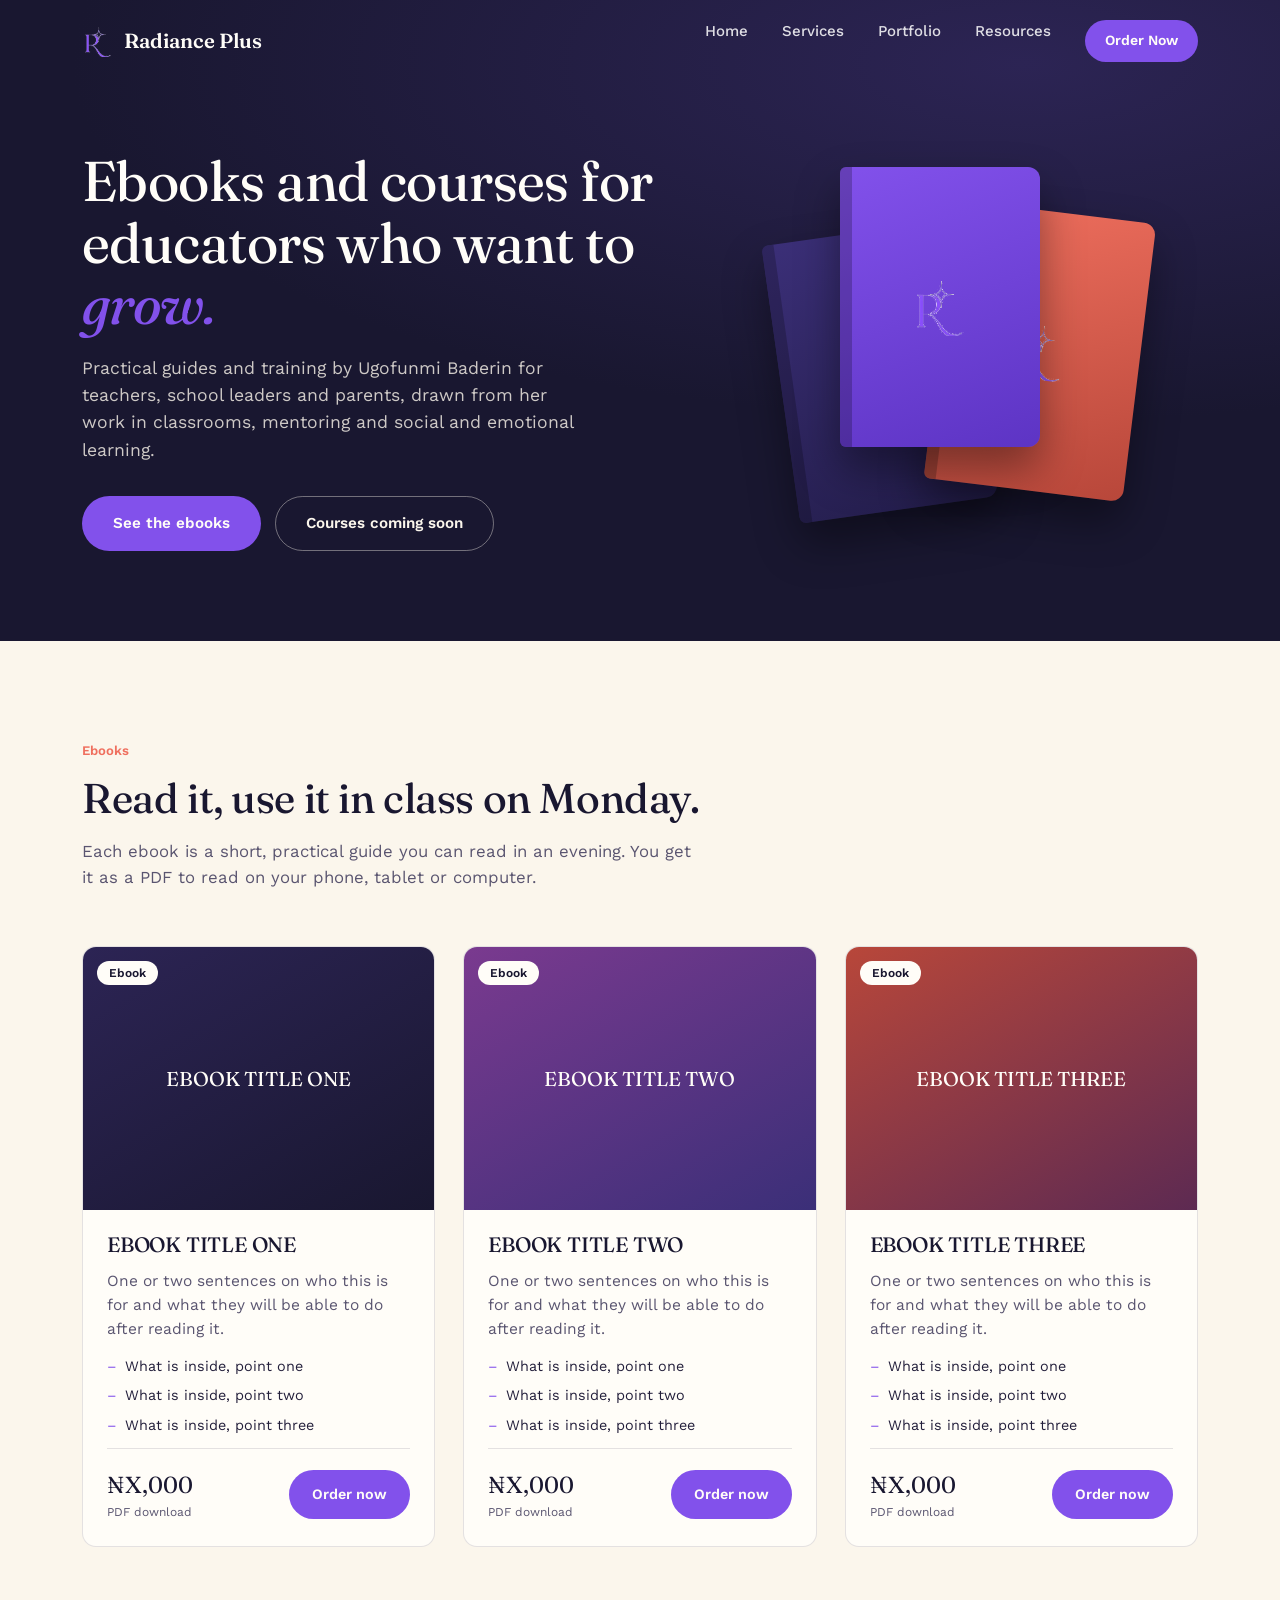
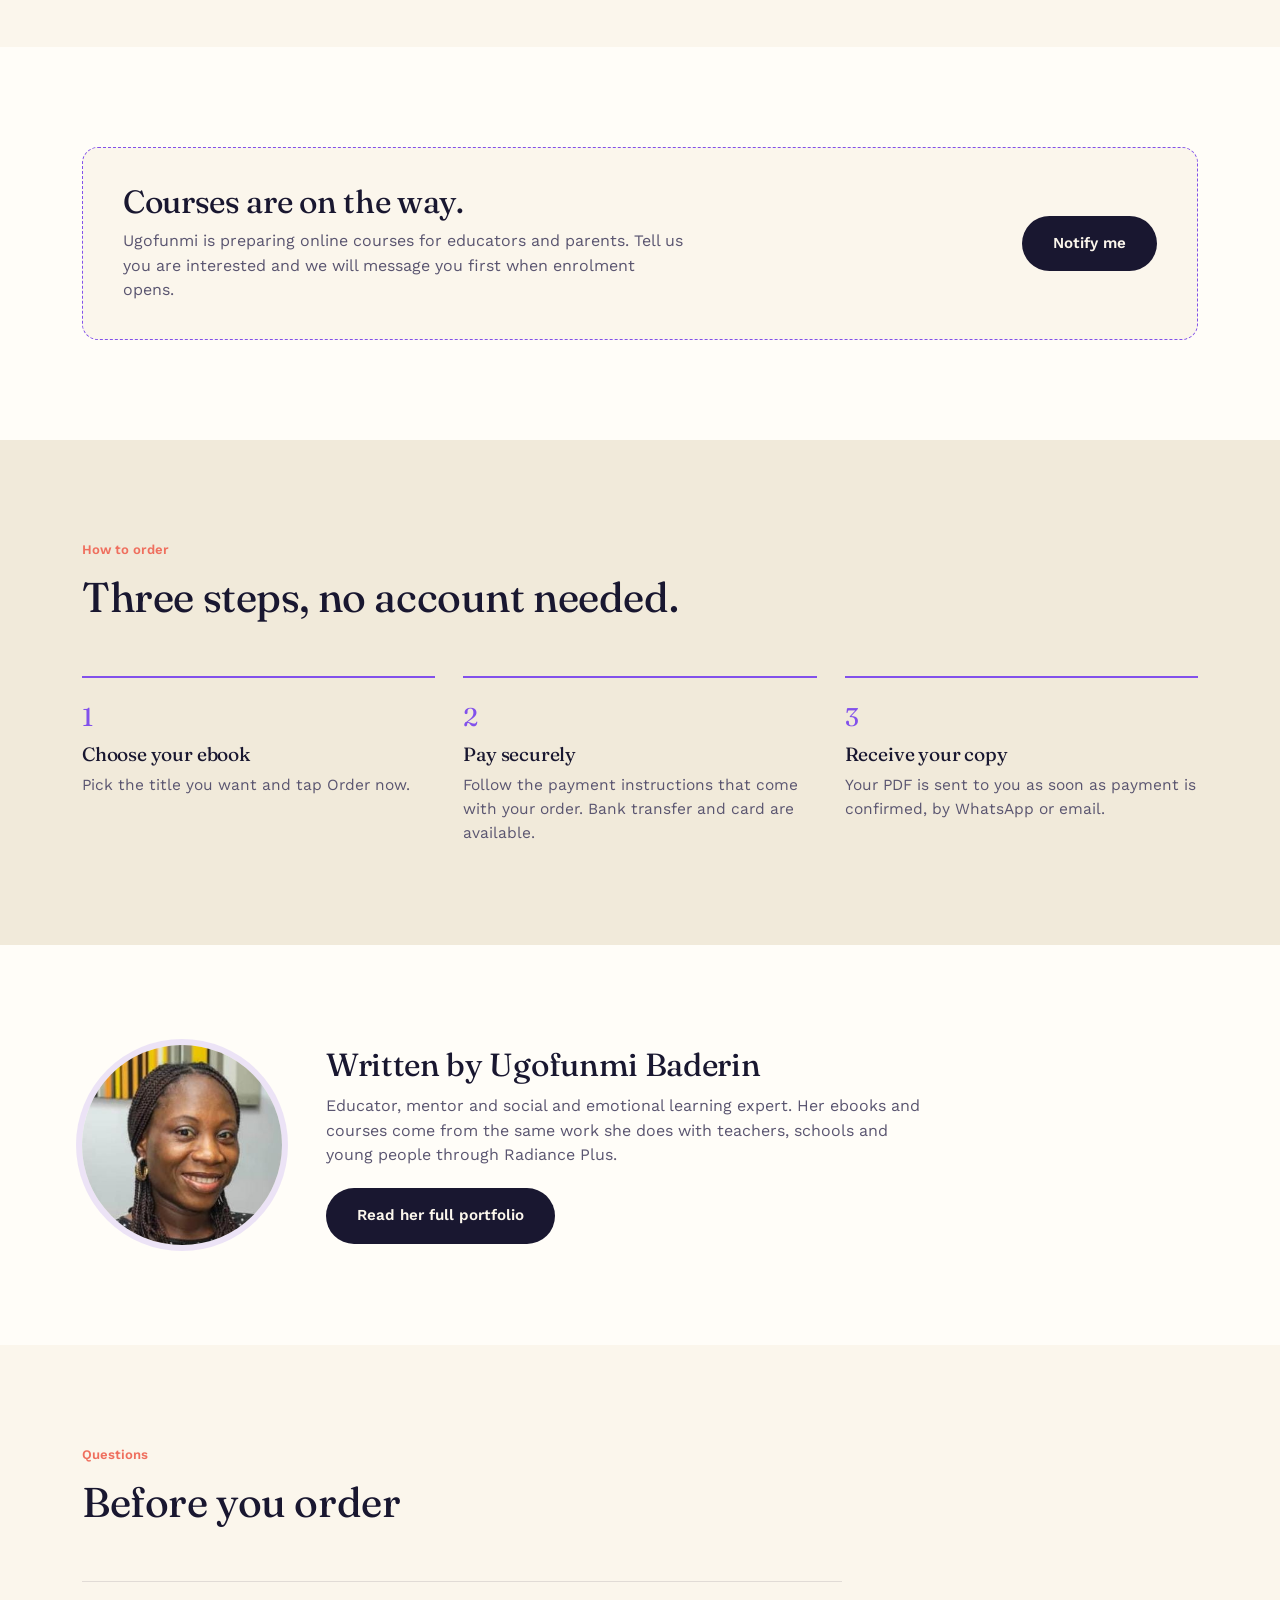
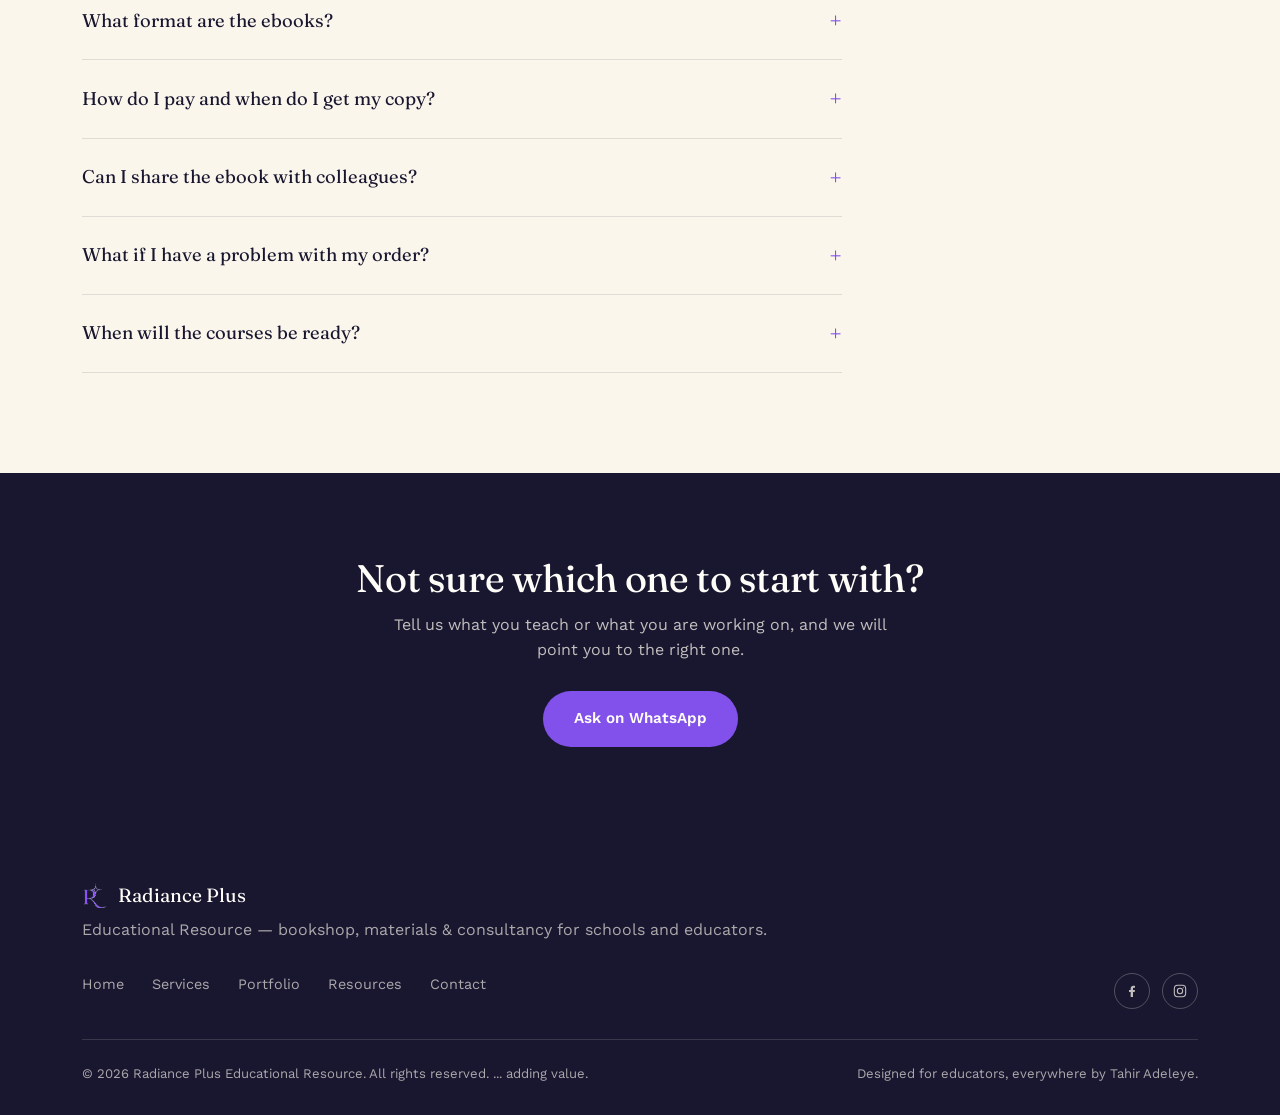
<file: resources.html>
<!DOCTYPE html>
<html lang="en">
<head>
<meta charset="UTF-8">
<meta name="viewport" content="width=device-width, initial-scale=1.0">
<title>Ebooks &amp; Courses for Educators | Radiance Plus Educational Resource</title>
<meta name="description" content="Ebooks and courses by Ugofunmi Baderin for teachers, school leaders and parents. Social and emotional learning, teaching and personal growth. Order online from Radiance Plus Educational Resource.">
<meta name="robots" content="index, follow">
<link rel="canonical" href="https://radianceplusedu.com/resources.html">
<meta property="og:type" content="website">
<meta property="og:url" content="https://radianceplusedu.com/resources.html">
<meta property="og:site_name" content="Radiance Plus Educational Resource">
<meta property="og:title" content="Ebooks &amp; Courses for Educators | Radiance Plus">
<meta property="og:description" content="Practical ebooks and courses by Ugofunmi Baderin for teachers, school leaders and parents.">
<meta property="og:image" content="https://radianceplusedu.com/ugofunm-baderin.jpg">
<meta property="og:locale" content="en_NG">
<meta name="twitter:card" content="summary_large_image">
<link rel="icon" type="image/png" href="radianceplus-logo-mark.png">
<link rel="apple-touch-icon" href="radianceplus-logo-mark.png">
<meta name="theme-color" content="#8251EB">
<link rel="preconnect" href="https://fonts.googleapis.com">
<link rel="preconnect" href="https://fonts.gstatic.com" crossorigin>
<link href="https://fonts.googleapis.com/css2?family=Fraunces:ital,opsz,wght@0,9..144,300;0,9..144,450;0,9..144,600;1,9..144,450&family=Work+Sans:wght@300;400;500;600;700&display=swap" rel="stylesheet">
<link rel="stylesheet" href="styles.css">
<style>
  /* ---------- RESOURCES PAGE ---------- */
  .res-hero{
    position:relative;
    background:radial-gradient(120% 90% at 80% 10%, var(--plum) 0%, var(--ink) 62%);
    color:var(--cream);
    padding:150px 0 90px;
    overflow:hidden;
  }
  .res-hero-grid{
    position:relative; z-index:2;
    display:grid;
    grid-template-columns:1.1fr 0.9fr;
    gap:56px;
    align-items:center;
  }
  .res-hero h1{
    font-size:clamp(2.2rem, 4.6vw, 3.5rem);
    color:var(--paper);
    margin-bottom:20px;
  }
  .res-hero h1 em{ font-style:italic; color:var(--violet); }
  .res-hero p.lead{
    font-size:1.1rem;
    color:rgba(251,246,236,0.8);
    max-width:500px;
    margin-bottom:32px;
  }
  .res-hero-ctas{ display:flex; gap:14px; flex-wrap:wrap; }

  /* stack of three decorative book covers */
  .book-stack{
    position:relative;
    height:380px;
    max-width:360px;
    margin:0 auto;
    width:100%;
  }
  .book-stack .bk{
    position:absolute;
    width:200px; height:280px;
    border-radius:6px 12px 12px 6px;
    box-shadow:0 22px 44px rgba(0,0,0,0.4);
    display:flex; flex-direction:column; align-items:center; justify-content:center; gap:10px;
    overflow:hidden;
  }
  .book-stack .bk::before{
    content:""; position:absolute; left:0; top:0; bottom:0; width:12px;
    background:rgba(0,0,0,0.22);
  }
  .book-stack .bk img{ width:54px; opacity:0.95; }
  .bk-1{ left:0; top:70px; background:linear-gradient(160deg, #3b2f78, #231d4a); transform:rotate(-8deg); }
  .bk-2{ right:0; top:50px; background:linear-gradient(160deg, #EF6F5E, #b8473a); transform:rotate(7deg); }
  .bk-3{ left:60px; top:6px; background:linear-gradient(160deg, var(--violet), #5d34c4); z-index:2; }

  /* products */
  .res-products{ background:var(--cream); }
  .p-grid{
    display:grid;
    grid-template-columns:repeat(3, 1fr);
    gap:28px;
  }
  .p-card{
    background:var(--paper);
    border:1px solid var(--line);
    border-radius:14px;
    overflow:hidden;
    display:flex; flex-direction:column;
  }
  .p-cover{
    position:relative;
    aspect-ratio:4/3;
    display:flex; align-items:center; justify-content:center;
    padding:24px;
    text-align:center;
    background:linear-gradient(150deg, var(--plum), var(--ink));
    color:var(--paper);
  }
  .p-cover.alt{ background:linear-gradient(150deg, #7a3a8f, #3b2f78); }
  .p-cover.alt2{ background:linear-gradient(150deg, #b8473a, #5d2a52); }
  .p-cover img{ position:absolute; inset:0; width:100%; height:100%; object-fit:cover; }
  .p-cover span{ font-family:'Fraunces', serif; font-size:1.25rem; line-height:1.25; }
  .p-cover .p-type{
    position:absolute; top:14px; left:14px;
    font-family:'Work Sans', sans-serif; line-height:1.2;
    background:var(--paper); color:var(--ink);
    font-size:0.75rem; font-weight:600;
    padding:5px 12px; border-radius:999px;
  }
  .p-body{ padding:24px; display:flex; flex-direction:column; gap:12px; flex-grow:1; }
  .p-body h3{ font-size:1.3rem; color:var(--ink); }
  .p-body p{ color:var(--text-soft); font-size:0.97rem; }
  .p-list{ list-style:none; display:flex; flex-direction:column; gap:7px; margin-top:2px; }
  .p-list li{ font-size:0.9rem; color:var(--text-dark); padding-left:18px; position:relative; }
  .p-list li::before{ content:"–"; position:absolute; left:0; color:var(--violet); }
  .p-foot{
    margin-top:auto;
    padding-top:18px;
    border-top:1px solid var(--line);
    display:flex; align-items:center; justify-content:space-between; gap:12px; flex-wrap:wrap;
  }
  .p-price{ font-family:'Fraunces', serif; font-size:1.45rem; color:var(--ink); }
  .p-price small{ font-family:'Work Sans', sans-serif; font-size:0.75rem; color:var(--text-soft); display:block; }
  .p-foot .btn{ padding:12px 22px; font-size:0.9rem; }

  /* coming soon */
  .res-soon{ background:var(--paper); }
  .soon-card{
    display:grid;
    grid-template-columns:1fr auto;
    gap:32px;
    align-items:center;
    border:1.5px dashed var(--violet);
    border-radius:16px;
    padding:36px 40px;
    background:var(--cream);
  }
  .soon-card h2{ font-size:clamp(1.5rem, 2.8vw, 2rem); color:var(--ink); margin-bottom:10px; }
  .soon-card p{ color:var(--text-soft); max-width:560px; }

  /* how it works */
  .res-how{ background:var(--cream-dim); }
  .how-grid{ display:grid; grid-template-columns:repeat(3, 1fr); gap:28px; }
  .how-step{ border-top:2px solid var(--violet); padding-top:20px; }
  .how-step .n{ font-family:'Fraunces', serif; font-size:1.6rem; color:var(--violet); }
  .how-step h3{ font-size:1.2rem; color:var(--ink); margin:6px 0 8px; }
  .how-step p{ color:var(--text-soft); font-size:0.97rem; }

  /* author */
  .res-author{ background:var(--paper); }
  .author-grid{ display:grid; grid-template-columns:auto 1fr; gap:44px; align-items:center; }
  .author-photo{ width:200px; height:200px; border-radius:50%; overflow:hidden; box-shadow:0 0 0 6px rgba(130,81,235,0.15); }
  .author-photo img{ width:100%; height:100%; object-fit:cover; object-position:center top; }
  .author-grid h2{ font-size:clamp(1.5rem, 2.8vw, 2rem); color:var(--ink); margin-bottom:12px; }
  .author-grid p{ color:var(--text-soft); max-width:600px; margin-bottom:20px; }

  /* faq */
  .res-faq{ background:var(--cream); }
  .faq-list{ max-width:760px; border-top:1px solid var(--line); }
  .faq-list details{ border-bottom:1px solid var(--line); padding:20px 0; }
  .faq-list summary{
    cursor:pointer; list-style:none;
    font-family:'Fraunces', serif; font-size:1.15rem; color:var(--ink);
    display:flex; justify-content:space-between; gap:16px; align-items:center;
  }
  .faq-list summary::-webkit-details-marker{ display:none; }
  .faq-list summary::after{ content:"+"; font-size:1.5rem; color:var(--violet); flex-shrink:0; }
  .faq-list details[open] summary::after{ content:"–"; }
  .faq-list details p{ color:var(--text-soft); margin-top:12px; max-width:640px; }

  /* final cta */
  .res-cta{ background:var(--ink); color:var(--cream); text-align:center; padding:84px 0; }
  .res-cta h2{ font-size:clamp(1.7rem, 3.2vw, 2.4rem); color:var(--paper); margin-bottom:14px; }
  .res-cta p{ color:rgba(251,246,236,0.75); max-width:520px; margin:0 auto 28px; }

  @media (max-width: 900px){
    .res-hero-grid{ grid-template-columns:1fr; text-align:center; }
    .res-hero p.lead{ margin-left:auto; margin-right:auto; }
    .res-hero-ctas{ justify-content:center; }
    .book-stack{ margin-top:12px; height:340px; }
    .p-grid, .how-grid{ grid-template-columns:1fr; }
    .soon-card{ grid-template-columns:1fr; padding:28px 24px; text-align:center; }
    .soon-card p{ margin:0 auto; }
    .author-grid{ grid-template-columns:1fr; text-align:center; justify-items:center; }
  }
  @media (min-width: 901px) and (max-width: 1100px){
    .p-grid{ grid-template-columns:1fr 1fr; }
  }
</style>
</head>
<body>

<header id="site-header">
  <div class="wrap nav-inner">
    <a href="index.html" class="logo"><img src="radianceplus-logo-mark.png" alt="Radiance Plus logo" class="logo-mark">Radiance Plus</a>
    <nav class="links">
      <a href="index.html">Home</a>
      <a href="index.html#services">Services</a>
      <a href="UgofunmiBaderin.html">Portfolio</a>
      <a href="resources.html">Resources</a>
      <a href="#order" class="nav-cta">Order Now</a>
    </nav>
    <button class="burger" id="burgerBtn" aria-label="Open menu"><span></span><span></span><span></span></button>
  </div>
</header>

<div class="mobile-menu" id="mobileMenu">
  <button class="close-menu" id="closeMenu" aria-label="Close menu">&times;</button>
  <a href="index.html">Home</a>
  <a href="index.html#services">Services</a>
  <a href="UgofunmiBaderin.html">Portfolio</a>
  <a href="resources.html">Resources</a>
  <a href="#order" class="nav-cta">Order Now</a>
</div>

<main id="top">

  <!-- HERO -->
  <section class="res-hero">
    <div class="wrap res-hero-grid">
      <div>
        <h1>Ebooks and courses for educators who want to <em>grow.</em></h1>
        <p class="lead">Practical guides and training by Ugofunmi Baderin for teachers, school leaders and parents, drawn from her work in classrooms, mentoring and social and emotional learning.</p>
        <div class="res-hero-ctas">
          <a href="#order" class="btn btn-primary">See the ebooks</a>
          <a href="#soon" class="btn btn-ghost">Courses coming soon</a>
        </div>
      </div>
      <div class="book-stack" aria-hidden="true">
        <div class="bk bk-1"><img src="radianceplus-logo-mark.png" alt=""></div>
        <div class="bk bk-2"><img src="radianceplus-logo-mark.png" alt=""></div>
        <div class="bk bk-3"><img src="radianceplus-logo-mark.png" alt=""></div>
      </div>
    </div>
  </section>

  <!-- PRODUCTS
       HOW TO EDIT A PRODUCT:
       1. Change the title, description, bullet points and price.
       2. Cover image: delete the <span> and add  <img src="your-cover.jpg" alt="Cover of ...">  inside .p-cover
       3. Payment: the button opens WhatsApp by default. To use a payment link instead
          (Selar, Paystack, Flutterwave...), add  data-pay="https://your-link"  to the button.
       To add another product, copy one whole <article class="p-card"> block. -->
  <section class="res-products" id="order">
    <div class="wrap">
      <div class="section-head">
        <div class="eyebrow">Ebooks</div>
        <h2>Read it, use it in class on Monday.</h2>
        <p>Each ebook is a short, practical guide you can read in an evening. You get it as a PDF to read on your phone, tablet or computer.</p>
      </div>

      <div class="p-grid">

        <article class="p-card">
          <div class="p-cover">
            <span class="p-type">Ebook</span>
            <span>EBOOK TITLE ONE</span>
          </div>
          <div class="p-body">
            <h3>EBOOK TITLE ONE</h3>
            <p>One or two sentences on who this is for and what they will be able to do after reading it.</p>
            <ul class="p-list">
              <li>What is inside, point one</li>
              <li>What is inside, point two</li>
              <li>What is inside, point three</li>
            </ul>
            <div class="p-foot">
              <div class="p-price">₦X,000<small>PDF download</small></div>
              <a href="#" class="btn btn-primary js-order" data-product="EBOOK TITLE ONE">Order now</a>
            </div>
          </div>
        </article>

        <article class="p-card">
          <div class="p-cover alt">
            <span class="p-type">Ebook</span>
            <span>EBOOK TITLE TWO</span>
          </div>
          <div class="p-body">
            <h3>EBOOK TITLE TWO</h3>
            <p>One or two sentences on who this is for and what they will be able to do after reading it.</p>
            <ul class="p-list">
              <li>What is inside, point one</li>
              <li>What is inside, point two</li>
              <li>What is inside, point three</li>
            </ul>
            <div class="p-foot">
              <div class="p-price">₦X,000<small>PDF download</small></div>
              <a href="#" class="btn btn-primary js-order" data-product="EBOOK TITLE TWO">Order now</a>
            </div>
          </div>
        </article>

        <article class="p-card">
          <div class="p-cover alt2">
            <span class="p-type">Ebook</span>
            <span>EBOOK TITLE THREE</span>
          </div>
          <div class="p-body">
            <h3>EBOOK TITLE THREE</h3>
            <p>One or two sentences on who this is for and what they will be able to do after reading it.</p>
            <ul class="p-list">
              <li>What is inside, point one</li>
              <li>What is inside, point two</li>
              <li>What is inside, point three</li>
            </ul>
            <div class="p-foot">
              <div class="p-price">₦X,000<small>PDF download</small></div>
              <a href="#" class="btn btn-primary js-order" data-product="EBOOK TITLE THREE">Order now</a>
            </div>
          </div>
        </article>

      </div>
    </div>
  </section>

  <!-- COURSES COMING SOON -->
  <section class="res-soon" id="soon">
    <div class="wrap">
      <div class="soon-card">
        <div>
          <h2>Courses are on the way.</h2>
          <p>Ugofunmi is preparing online courses for educators and parents. Tell us you are interested and we will message you first when enrolment opens.</p>
        </div>
        <a href="#" class="btn btn-dark js-notify">Notify me</a>
      </div>
    </div>
  </section>

  <!-- HOW IT WORKS -->
  <section class="res-how">
    <div class="wrap">
      <div class="section-head">
        <div class="eyebrow">How to order</div>
        <h2>Three steps, no account needed.</h2>
      </div>
      <div class="how-grid">
        <div class="how-step">
          <div class="n">1</div>
          <h3>Choose your ebook</h3>
          <p>Pick the title you want and tap Order now.</p>
        </div>
        <div class="how-step">
          <div class="n">2</div>
          <h3>Pay securely</h3>
          <p>Follow the payment instructions that come with your order. Bank transfer and card are available.</p>
        </div>
        <div class="how-step">
          <div class="n">3</div>
          <h3>Receive your copy</h3>
          <p>Your PDF is sent to you as soon as payment is confirmed, by WhatsApp or email.</p>
        </div>
      </div>
    </div>
  </section>

  <!-- AUTHOR -->
  <section class="res-author">
    <div class="wrap author-grid">
      <div class="author-photo"><img src="ugofunm-baderin.jpg" alt="Ugofunmi Baderin"></div>
      <div>
        <h2>Written by Ugofunmi Baderin</h2>
        <p>Educator, mentor and social and emotional learning expert. Her ebooks and courses come from the same work she does with teachers, schools and young people through Radiance Plus.</p>
        <a href="UgofunmiBaderin.html" class="btn btn-dark">Read her full portfolio</a>
      </div>
    </div>
  </section>

  <!-- FAQ -->
  <section class="res-faq">
    <div class="wrap">
      <div class="section-head">
        <div class="eyebrow">Questions</div>
        <h2>Before you order</h2>
      </div>
      <div class="faq-list">
        <details>
          <summary>What format are the ebooks?</summary>
          <p>PDF. It opens on any phone, tablet or computer, and you can print it for your own use.</p>
        </details>
        <details>
          <summary>How do I pay and when do I get my copy?</summary>
          <p>After you tap Order now, you will receive payment details. Once payment is confirmed, your copy is sent to you directly.</p>
        </details>
        <details>
          <summary>Can I share the ebook with colleagues?</summary>
          <p>Each copy is for the person who bought it. If your school wants copies for a whole team, message us and we will arrange a group price.</p>
        </details>
        <details>
          <summary>What if I have a problem with my order?</summary>
          <p>Message us on WhatsApp on 0802 951 3764 and we will sort it out.</p>
        </details>
        <details>
          <summary>When will the courses be ready?</summary>
          <p>We will announce the dates soon. Tap Notify me above and you will hear first.</p>
        </details>
      </div>
    </div>
  </section>

  <!-- FINAL CTA -->
  <section class="res-cta">
    <div class="wrap">
      <h2>Not sure which one to start with?</h2>
      <p>Tell us what you teach or what you are working on, and we will point you to the right one.</p>
      <a href="#" class="btn btn-primary js-help">Ask on WhatsApp</a>
    </div>
  </section>

</main>

<footer>
  <div class="wrap">
    <div class="footer-top">
      <div>
        <div class="footer-logo"><img src="radianceplus-logo-mark.png" alt="Radiance Plus logo">Radiance Plus</div>
        <div>Educational Resource — bookshop, materials &amp; consultancy for schools and educators.</div>
      </div>
      <div class="footer-links">
        <a href="index.html">Home</a>
        <a href="index.html#services">Services</a>
        <a href="UgofunmiBaderin.html">Portfolio</a>
        <a href="resources.html">Resources</a>
        <a href="index.html#contact">Contact</a>
      </div>
      <div class="footer-social">
        <a href="https://www.facebook.com/share/1AVzqr1YQU/" target="_blank" rel="noopener" aria-label="Facebook">
          <svg viewBox="0 0 24 24" fill="currentColor"><path d="M13.5 21v-7.5h2.5l.4-3H13.5V8.5c0-.9.25-1.5 1.55-1.5H16.5V4.35C16.2 4.3 15.2 4.2 14 4.2c-2.4 0-4 1.45-4 4.1V10.5H7.5v3H10V21h3.5z"/></svg>
        </a>
        <a href="https://instagram.com/ugofunmi1" target="_blank" rel="noopener" aria-label="Instagram">
          <svg viewBox="0 0 24 24" fill="none" stroke="currentColor" stroke-width="1.6"><rect x="3.5" y="3.5" width="17" height="17" rx="5"/><circle cx="12" cy="12" r="4"/><circle cx="17" cy="7" r="0.8" fill="currentColor" stroke="none"/></svg>
        </a>
      </div>
    </div>
    <div class="footer-bottom">
      <span>© 2026 Radiance Plus Educational Resource. All rights reserved. ... adding value.</span>
      <span>Designed for educators, everywhere by Tahir Adeleye.</span>
    </div>
  </div>
</footer>

<script>
  var WHATSAPP_NUMBER = '2348029513764'; // 0802 951 3764

  // header background on scroll
  var header = document.getElementById('site-header');
  function onScroll(){ header.classList.toggle('scrolled', window.scrollY > 40); }
  window.addEventListener('scroll', onScroll); onScroll();

  // mobile menu
  var mobileMenu = document.getElementById('mobileMenu');
  document.getElementById('burgerBtn').addEventListener('click', function(){ mobileMenu.classList.add('open'); });
  document.getElementById('closeMenu').addEventListener('click', function(){ mobileMenu.classList.remove('open'); });
  mobileMenu.querySelectorAll('a').forEach(function(a){
    a.addEventListener('click', function(){ mobileMenu.classList.remove('open'); });
  });

  function wa(text){ return 'https://wa.me/' + WHATSAPP_NUMBER + '?text=' + encodeURIComponent(text); }

  // Order buttons: use data-pay (a payment link) if present, otherwise open WhatsApp
  document.querySelectorAll('.js-order').forEach(function(btn){
    var pay = btn.getAttribute('data-pay');
    if (pay) {
      btn.href = pay;
    } else {
      btn.href = wa('Hi Radiance Plus, I would like to order the ebook: ' + btn.getAttribute('data-product') + '.');
    }
    btn.target = '_blank'; btn.rel = 'noopener';
  });
  document.querySelectorAll('.js-notify').forEach(function(btn){
    btn.href = wa('Hi Radiance Plus, please notify me when the courses open.');
    btn.target = '_blank'; btn.rel = 'noopener';
  });
  document.querySelectorAll('.js-help').forEach(function(btn){
    btn.href = wa('Hi Radiance Plus, I would like help choosing an ebook.');
    btn.target = '_blank'; btn.rel = 'noopener';
  });
</script>

</body>
</html>
</file>
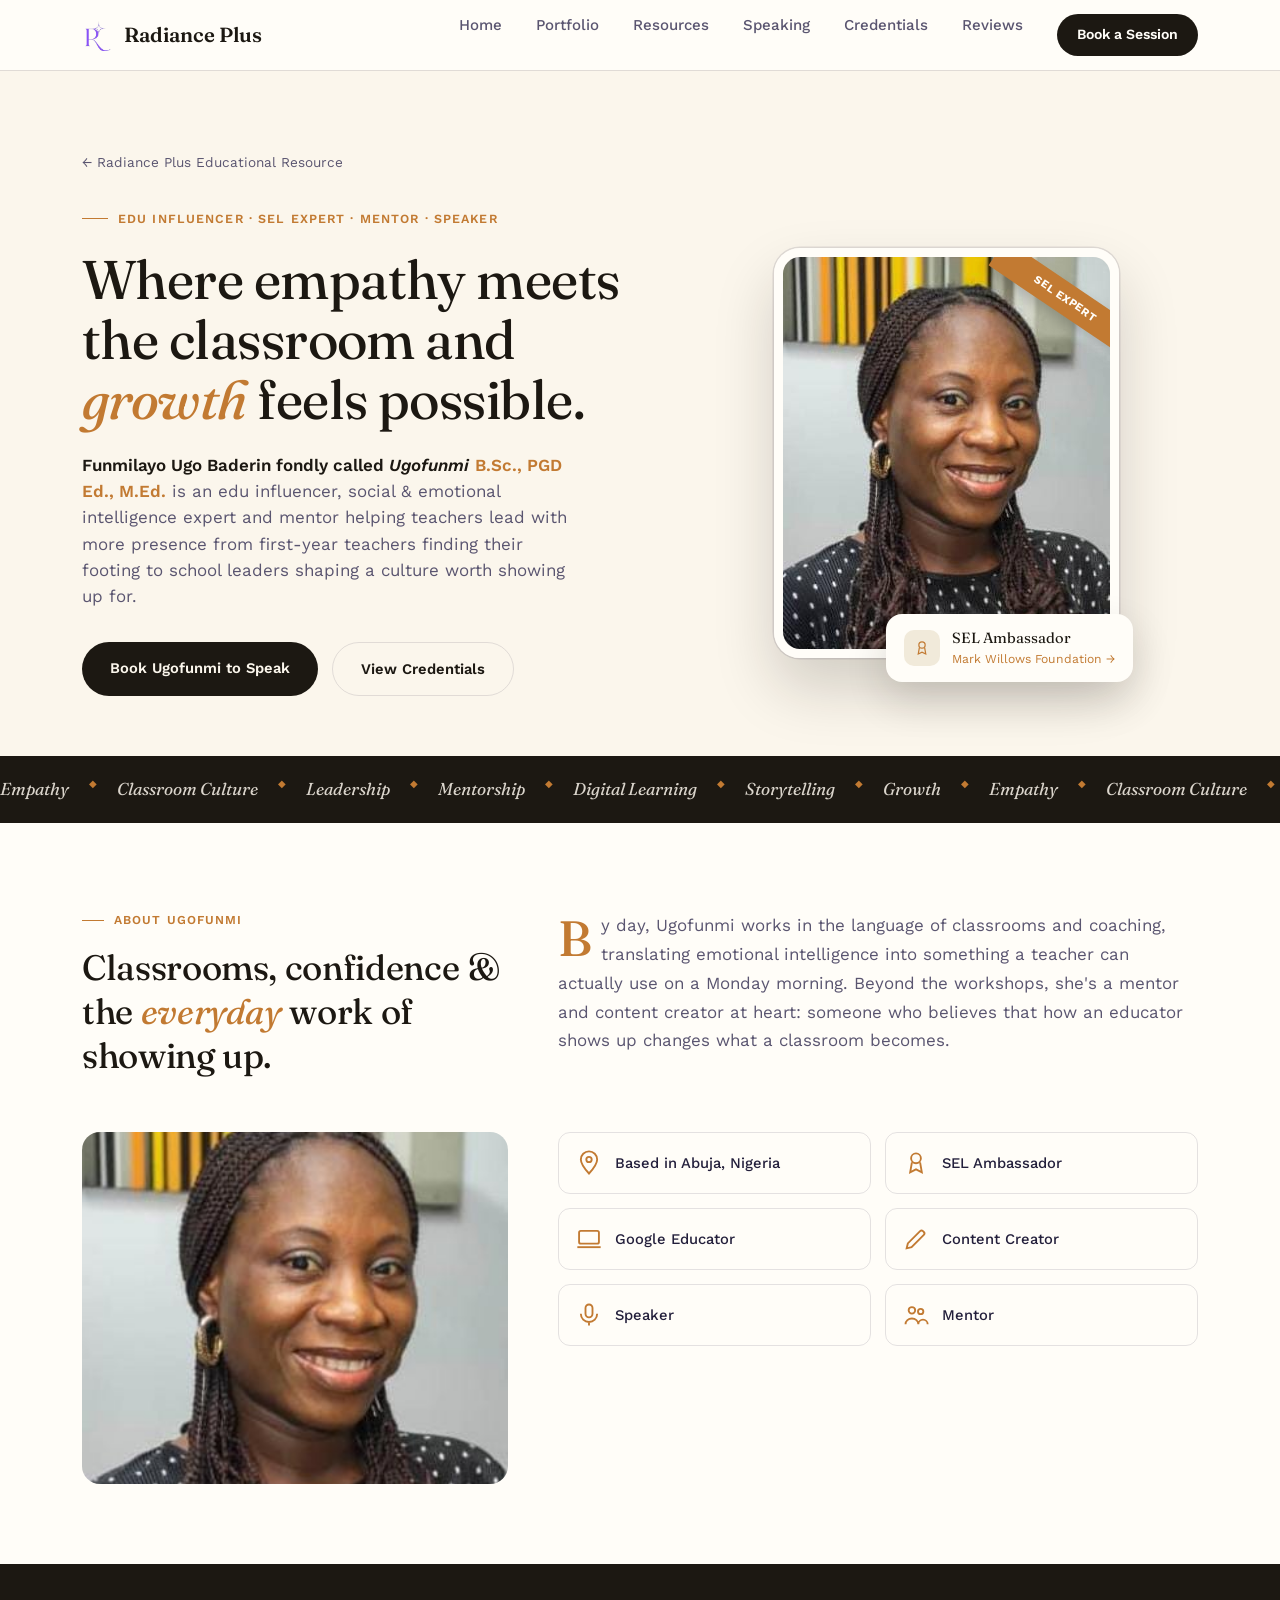
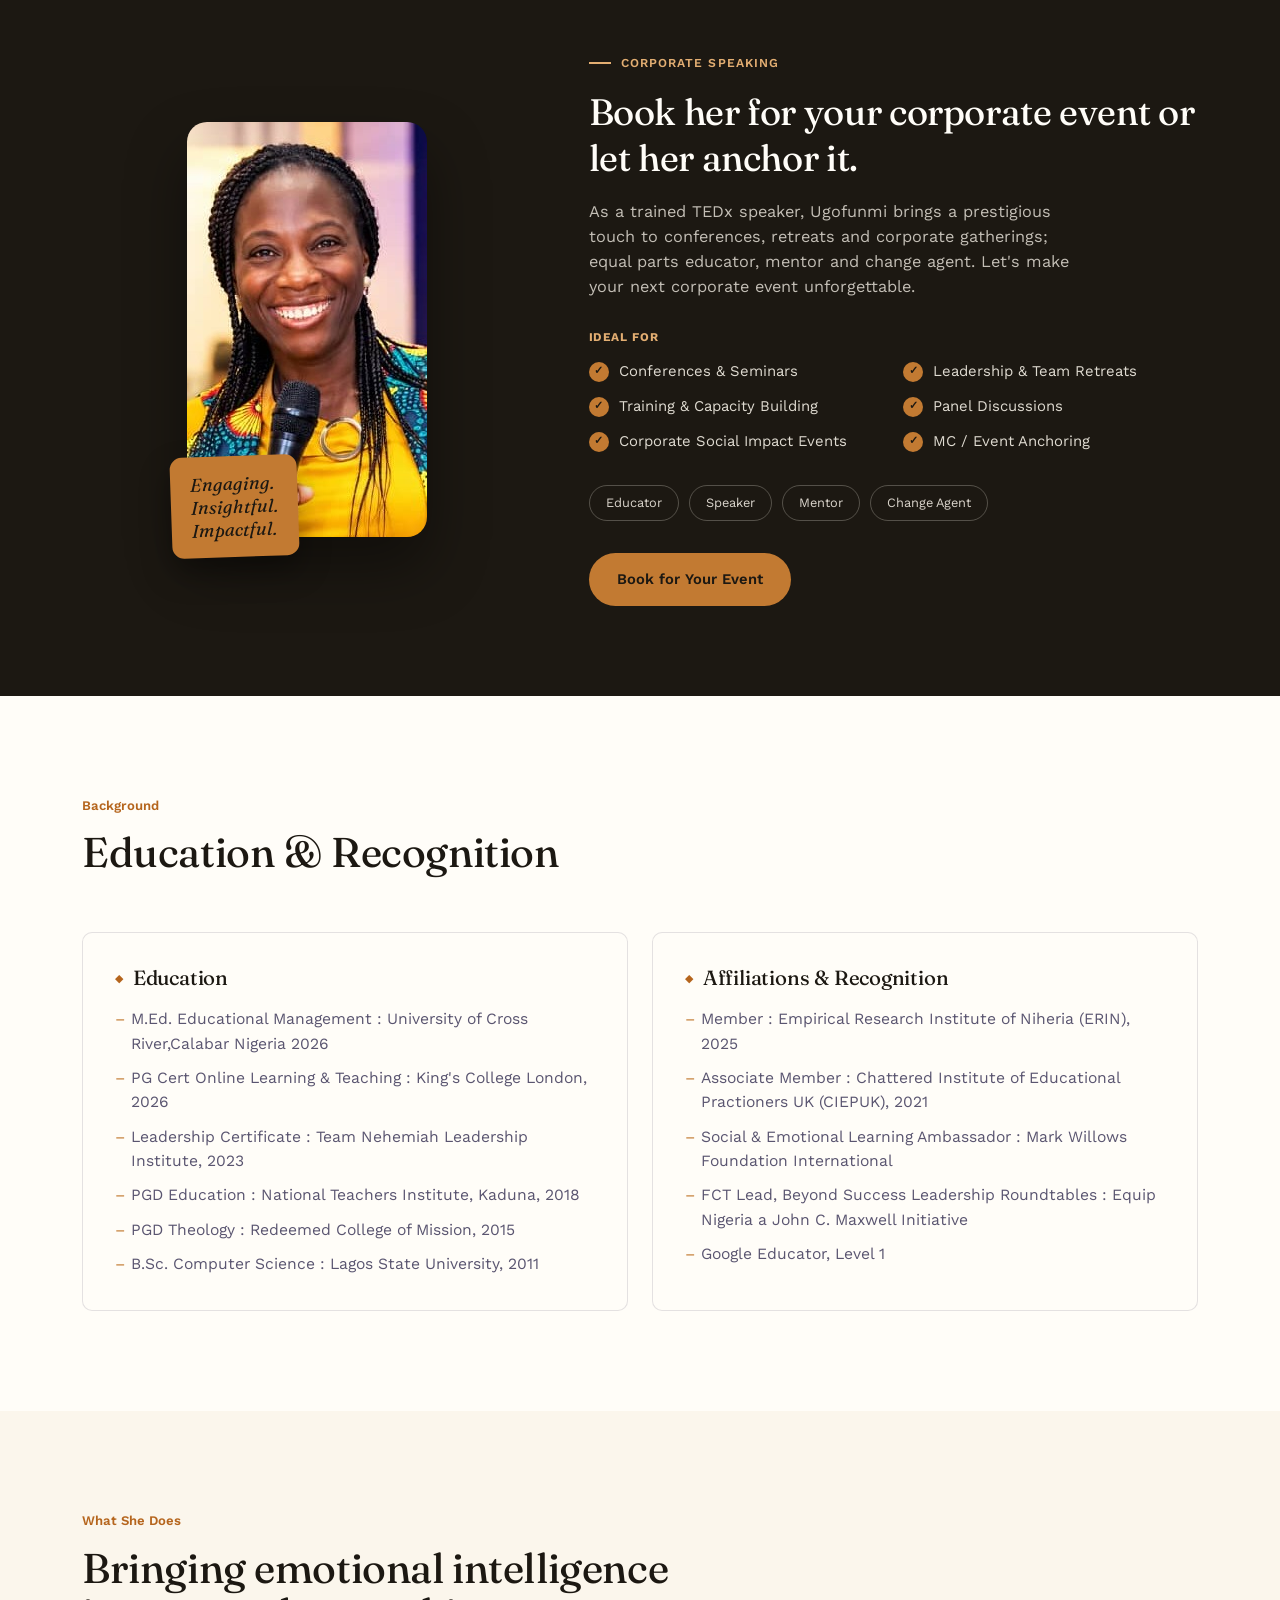
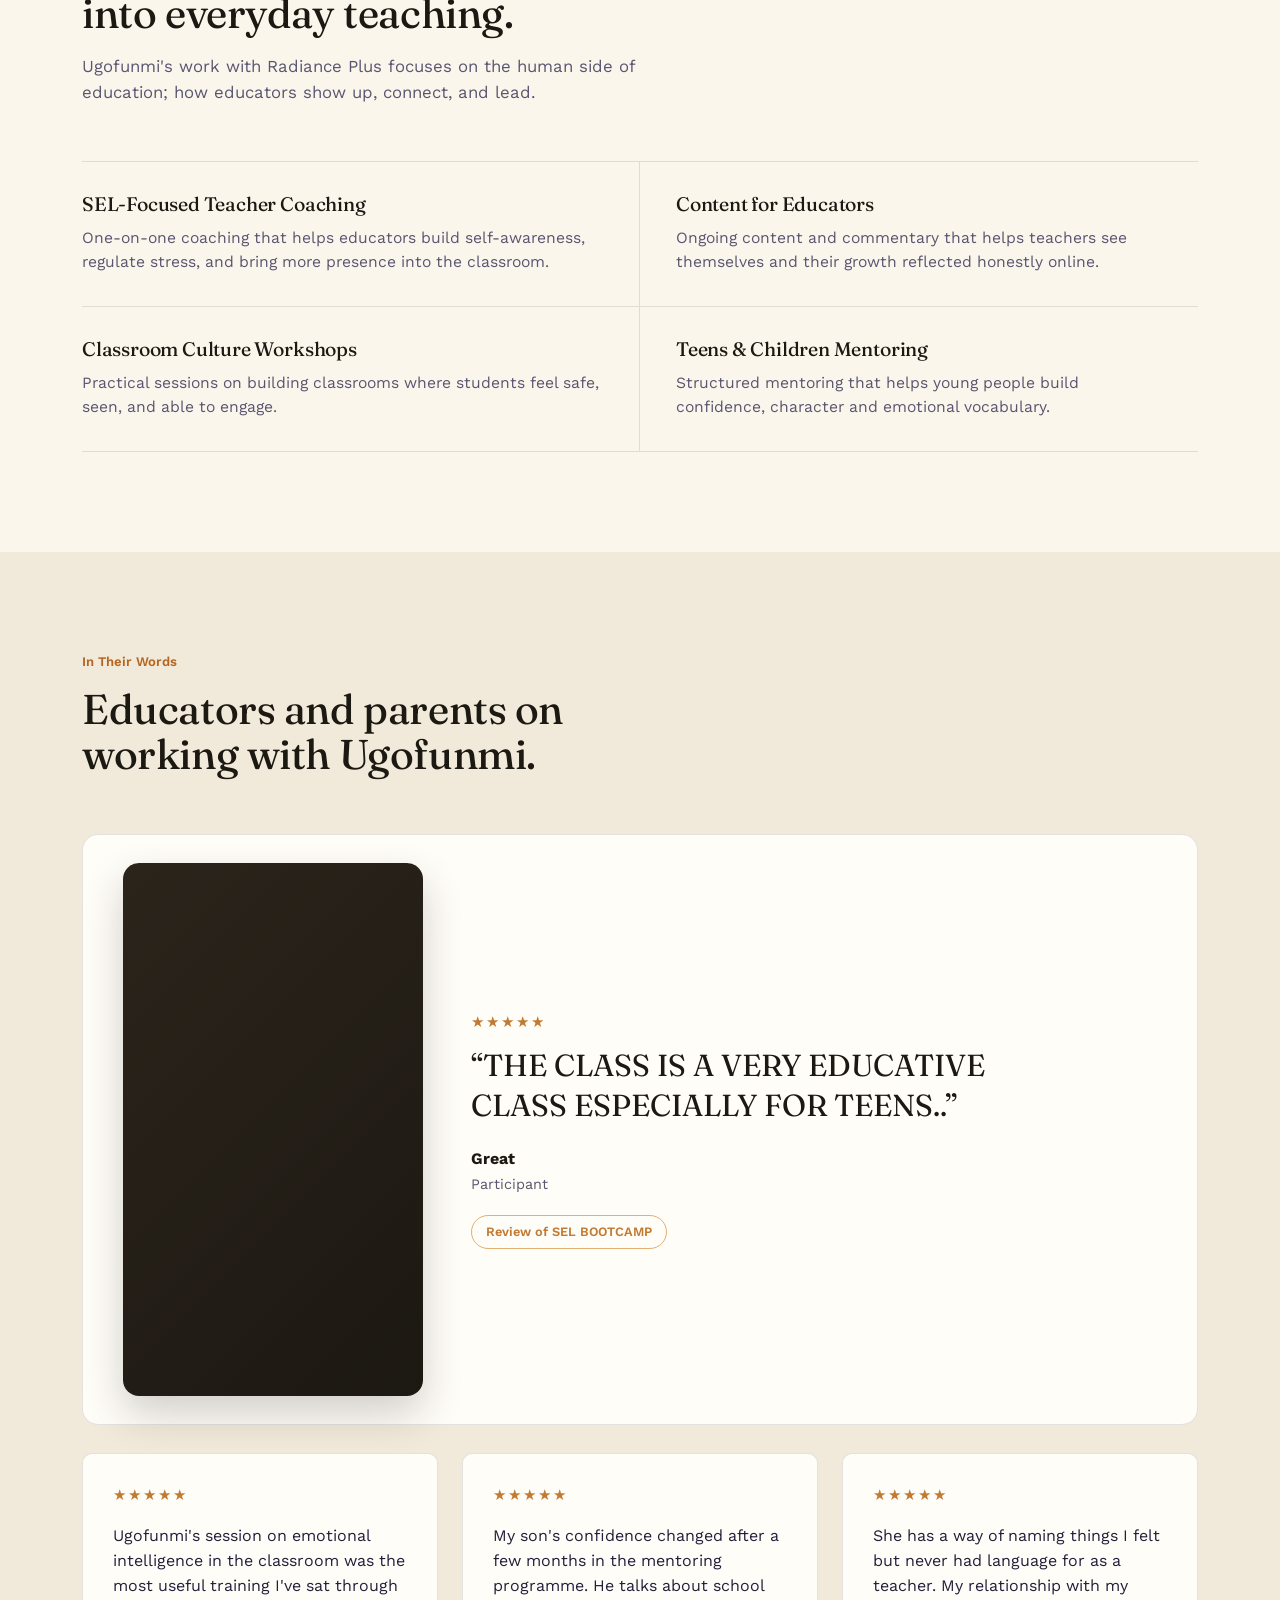
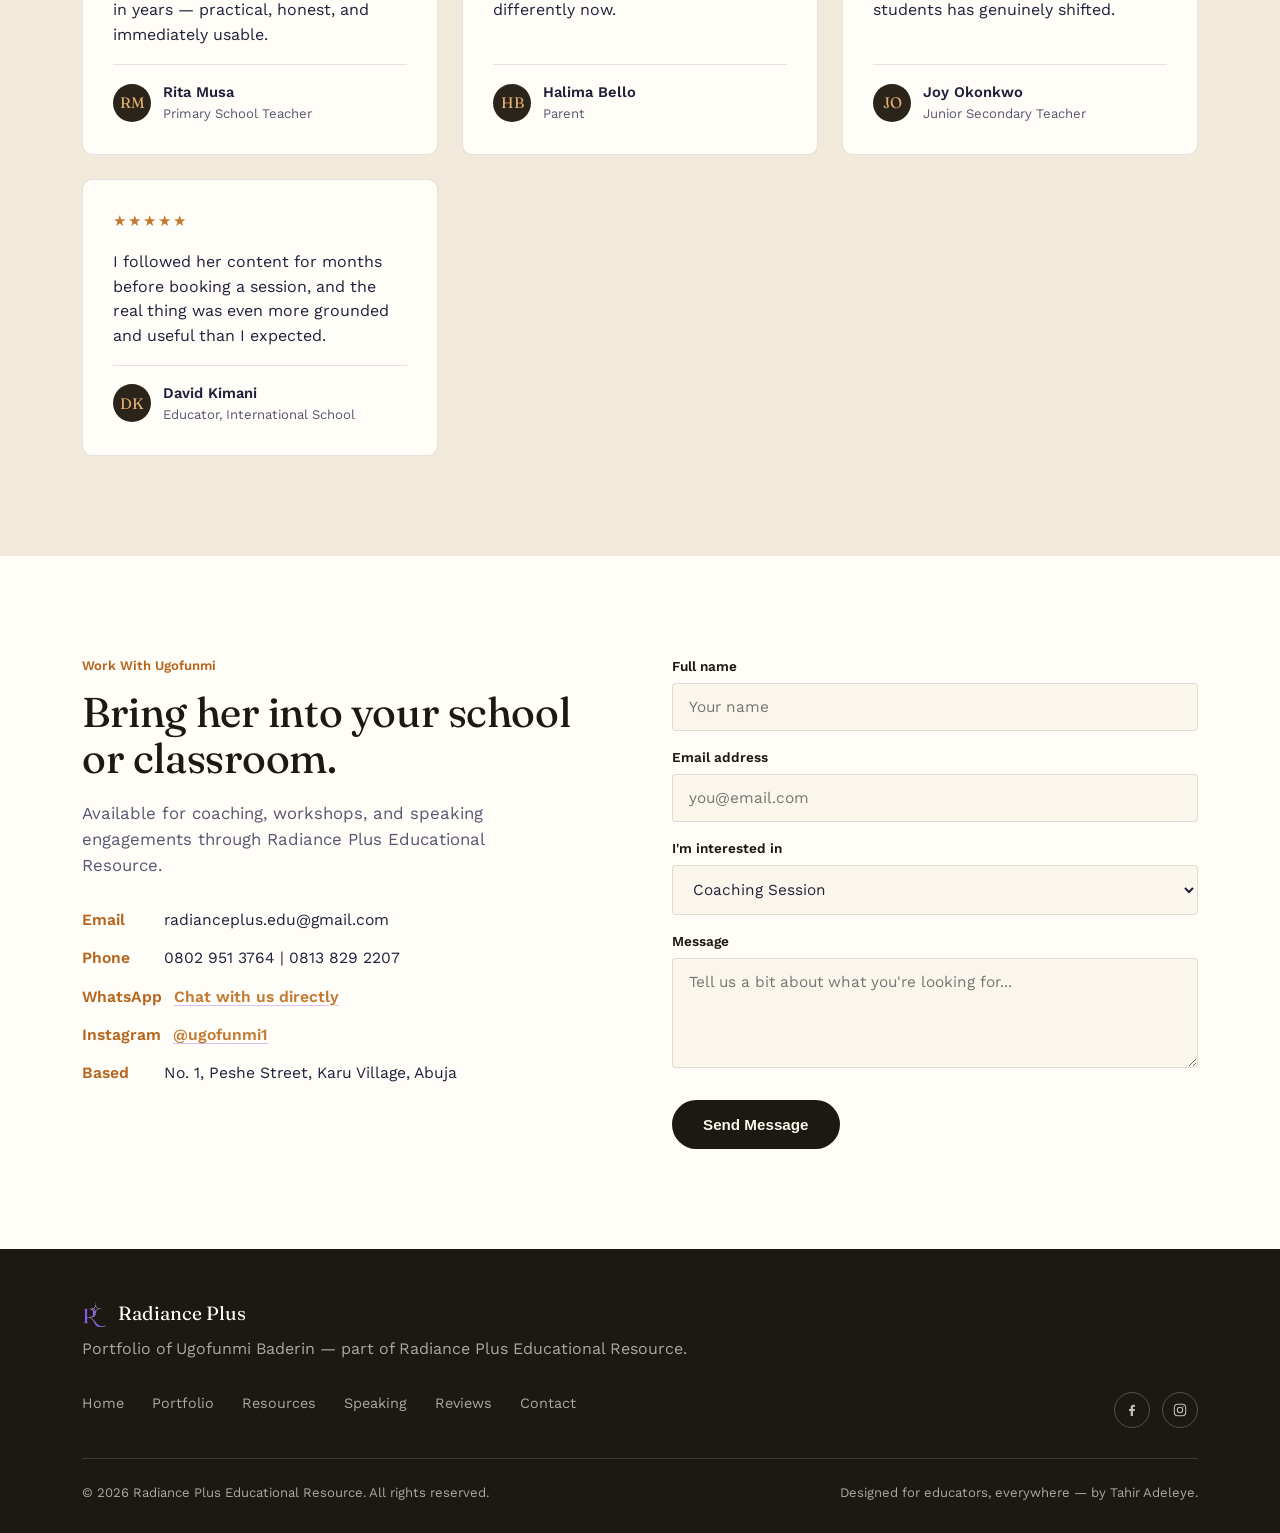
<file: UgofunmiBaderin.html>
<!DOCTYPE html>
<html lang="en">

<head>
  <meta charset="UTF-8">
  <meta name="viewport" content="width=device-width, initial-scale=1.0">
  <title>Ugofunmi Baderin — Edu Influencer &amp; SEL Speaker | Radiance Plus</title>
  <meta name="description"
    content="Ugofunmi Baderin (Funmilayo Ugo Baderin) — edu influencer, social &amp; emotional intelligence expert, TEDx speaker and corporate event speaker. Book her for training, mentoring or your next corporate event.">
  <meta name="keywords"
    content="Ugofunmi Baderin, Funmilayo Ugo Baderin, SEL expert Nigeria, TEDx speaker Nigeria, corporate event speaker Abuja, edu influencer, teacher mentor Abuja">
  <meta name="robots" content="index, follow">
  <link rel="canonical" href="https://radianceplusedu.com/UgofunmiBaderin.html">

  <!-- Open Graph / Facebook -->
  <meta property="og:type" content="profile">
  <meta property="og:url" content="https://radianceplusedu.com/UgofunmiBaderin.html">
  <meta property="og:site_name" content="Radiance Plus Educational Resource">
  <meta property="og:title" content="Ugofunmi Baderin — Edu Influencer &amp; SEL Speaker">
  <meta property="og:description"
    content="Edu influencer, social &amp; emotional intelligence expert and TEDx speaker. Book Ugofunmi for coaching, workshops or your next corporate event.">
  <meta property="og:image" content="https://radianceplusedu.com/ugofunm-baderin.jpg">
  <meta property="og:locale" content="en_NG">

  <!-- Twitter -->
  <meta name="twitter:card" content="summary_large_image">
  <meta name="twitter:title" content="Ugofunmi Baderin — Edu Influencer &amp; SEL Speaker">
  <meta name="twitter:description"
    content="Edu influencer, social &amp; emotional intelligence expert and TEDx speaker based in Abuja.">
  <meta name="twitter:image" content="https://radianceplusedu.com/ugofunm-baderin.jpg">

  <link rel="icon" type="image/png" href="radianceplus-logo-mark.png">
  <link rel="apple-touch-icon" href="radianceplus-logo-mark.png">
  <meta name="theme-color" content="#C27A32">
  <link rel="preconnect" href="https://fonts.googleapis.com">
  <link rel="preconnect" href="https://fonts.gstatic.com" crossorigin>
  <link
    href="https://fonts.googleapis.com/css2?family=Fraunces:ital,opsz,wght@0,9..144,300;0,9..144,450;0,9..144,600;1,9..144,450&family=Work+Sans:wght@300;400;500;600;700&display=swap"
    rel="stylesheet">
  <link rel="stylesheet" href="styles.css">
  <script type="application/ld+json">
{
  "@context": "https://schema.org",
  "@type": "Person",
  "name": "Ugofunmi Baderin",
  "alternateName": "Funmilayo Ugo Baderin",
  "jobTitle": "Edu Influencer & Social and Emotional Intelligence Expert",
  "image": "https://radianceplusedu.com/ugofunm-baderin.jpg",
  "url": "https://radianceplusedu.com/UgofunmiBaderin.html",
  "worksFor": {
    "@type": "Organization",
    "name": "Radiance Plus Educational Resource",
    "url": "https://radianceplusedu.com/"
  },
  "alumniOf": [
    { "@type": "CollegeOrUniversity", "name": "Lagos State University" },
    { "@type": "CollegeOrUniversity", "name": "National Teachers Institute, Kaduna" },
    { "@type": "CollegeOrUniversity", "name": "King's College London" }
  ],
  "sameAs": [
    "https://instagram.com/ugofunmi1",
    "https://www.facebook.com/share/1AVzqr1YQU/"
  ]
}
</script>
  <style>
    /* This page overrides the shared palette with its own warm editorial
     theme (cream / near-black / amber) inspired by goldwealthspeaks.com,
     while reusing the shared layout mechanics (nav, footer, reviews, form). */
    :root {
      --violet: #C27A32;
      --violet-soft: #E3AE72;
      --coral: #B5651D;
      --ink: #1C1812;
      --plum: #2B241B;
    }

    /* Nav stays light at all times on this page (no transparent-over-dark state) */
    header,
    header.scrolled {
      background: var(--paper);
      box-shadow: 0 1px 0 var(--line);
      padding: 14px 0;
    }

    header .logo,
    header.scrolled .logo {
      color: var(--ink);
    }

    nav.links a {
      color: var(--text-soft);
    }

    header .burger span,
    header.scrolled .burger span {
      background: var(--ink);
    }

    .nav-cta,
    header.scrolled .nav-cta {
      background: var(--ink) !important;
      color: var(--paper) !important;
    }

    .back-link {
      display: inline-flex;
      align-items: center;
      gap: 8px;
      font-size: 0.85rem;
      color: var(--text-soft);
      margin-bottom: 8px;
    }

    .back-link:hover {
      color: var(--violet);
    }

    /* ---------- HERO ---------- */
    .p-hero {
      background: var(--cream);
      padding: 150px 0 60px;
    }

    .p-hero-grid {
      display: grid;
      grid-template-columns: 1.05fr 0.95fr;
      gap: 56px;
      align-items: center;
      margin-top: 28px;
    }

    .p-eyebrow {
      display: flex;
      align-items: center;
      gap: 10px;
      font-size: 0.78rem;
      letter-spacing: 0.09em;
      font-weight: 600;
      color: var(--violet);
      margin-bottom: 22px;
    }

    .p-eyebrow .dash {
      width: 26px;
      height: 1.5px;
      background: var(--violet);
      flex-shrink: 0;
    }

    .p-headline {
      font-size: clamp(2.2rem, 4.4vw, 3.4rem);
      color: var(--ink);
      line-height: 1.1;
      margin-bottom: 22px;
    }

    .p-headline em {
      font-style: italic;
      color: var(--violet);
      font-weight: 450;
    }

    .p-intro {
      font-size: 1.06rem;
      color: var(--text-soft);
      max-width: 500px;
      margin-bottom: 32px;
    }

    .p-intro .p-name {
      color: var(--ink);
      font-weight: 600;
    }

    .p-intro .p-creds {
      color: var(--violet);
      font-weight: 600;
    }

    .p-ctas {
      display: flex;
      gap: 14px;
      flex-wrap: wrap;
    }

    .btn-pill-dark {
      background: var(--ink);
      color: var(--cream);
      padding: 15px 28px;
      border-radius: 999px;
      font-weight: 600;
      font-size: 0.92rem;
      display: inline-block;
      transition: transform 0.25s ease;
    }

    .btn-pill-dark:hover {
      transform: translateY(-2px);
    }

    .btn-pill-outline {
      border: 1px solid var(--line);
      color: var(--ink);
      padding: 15px 28px;
      border-radius: 999px;
      font-weight: 600;
      font-size: 0.92rem;
      display: inline-block;
      transition: border-color 0.25s ease, color 0.25s ease;
    }

    .btn-pill-outline:hover {
      border-color: var(--violet);
      color: var(--violet);
    }

    .p-hero-photo {
      position: relative;
      max-width: 380px;
      margin: 0 auto;
    }

    .p-photo-frame {
      position: relative;
      border-radius: 26px;
      overflow: hidden;
      border: 9px solid var(--paper);
      box-shadow: 0 0 0 1.5px var(--line), 0 30px 60px rgba(28, 24, 18, 0.18);
    }

    .p-photo-frame::before {
      content: "";
      position: absolute;
      inset: -14px;
      border: 1.5px solid var(--violet-soft);
      border-radius: 32px;
      z-index: -1;
    }

    .p-photo-frame img {
      width: 100%;
      display: block;
      aspect-ratio: 3/3.6;
      object-fit: cover;
      object-position: center top;
    }

    .p-ribbon {
      position: absolute;
      top: 26px;
      right: -38px;
      background: var(--violet);
      color: var(--paper);
      font-size: 0.7rem;
      font-weight: 700;
      letter-spacing: 0.05em;
      padding: 7px 46px;
      transform: rotate(34deg);
      box-shadow: 0 6px 14px rgba(0, 0, 0, 0.18);
    }

    .p-float-card {
      position: absolute;
      bottom: -24px;
      right: -14px;
      background: var(--paper);
      border-radius: 16px;
      padding: 13px 18px;
      display: flex;
      align-items: center;
      gap: 12px;
      box-shadow: 0 18px 40px rgba(28, 24, 18, 0.16);
      min-width: 210px;
    }

    .p-float-icon {
      width: 36px;
      height: 36px;
      border-radius: 10px;
      background: var(--cream-dim);
      display: flex;
      align-items: center;
      justify-content: center;
      color: var(--violet);
      flex-shrink: 0;
    }

    .p-float-icon svg {
      width: 18px;
      height: 18px;
    }

    .p-float-title {
      font-family: 'Fraunces', serif;
      font-size: 0.92rem;
      color: var(--ink);
    }

    .p-float-sub {
      font-size: 0.76rem;
      color: var(--violet);
    }

    @media (max-width: 900px) {
      .p-hero-grid {
        grid-template-columns: 1fr;
        text-align: center;
      }

      .p-eyebrow {
        justify-content: center;
      }

      .p-intro {
        margin-left: auto;
        margin-right: auto;
      }

      .p-ctas {
        justify-content: center;
      }

      .p-hero-photo {
        margin-top: 44px;
        margin-bottom: 34px;
      }
    }

    /* ---------- MARQUEE ---------- */
    .p-marquee {
      background: var(--ink);
      overflow: hidden;
      padding: 20px 0;
    }

    .p-marquee-track {
      display: flex;
      gap: 20px;
      white-space: nowrap;
      width: max-content;
      animation: pMarquee 28s linear infinite;
    }

    .p-marquee-track span {
      font-family: 'Fraunces', serif;
      font-style: italic;
      color: rgba(251, 246, 236, 0.85);
      font-size: 1.08rem;
    }

    .p-marquee-track span.dot {
      color: var(--violet);
      font-style: normal;
      font-size: 0.65rem;
    }

    @keyframes pMarquee {
      from {
        transform: translateX(0);
      }

      to {
        transform: translateX(-50%);
      }
    }

    @media (prefers-reduced-motion: reduce) {
      .p-marquee-track {
        animation: none;
      }
    }

    /* ---------- ABOUT ---------- */
    .p-about {
      background: var(--paper);
      padding: 88px 0 10px;
    }

    .p-about-grid {
      display: grid;
      grid-template-columns: 0.8fr 1.2fr;
      gap: 50px;
      margin-bottom: 54px;
    }

    .p-eyebrow-sm {
      display: flex;
      align-items: center;
      gap: 10px;
      font-size: 0.76rem;
      letter-spacing: 0.09em;
      font-weight: 600;
      color: var(--violet);
      margin-bottom: 16px;
    }

    .p-eyebrow-sm .dash {
      width: 22px;
      height: 1.5px;
      background: var(--violet);
    }

    .p-about-heading {
      font-size: clamp(1.6rem, 2.8vw, 2.2rem);
      color: var(--ink);
      line-height: 1.25;
    }

    .p-about-heading em {
      font-style: italic;
      color: var(--violet);
    }

    .p-about-copy p {
      font-size: 1.06rem;
      color: var(--text-soft);
      line-height: 1.7;
    }

    .drop-cap {
      font-family: 'Fraunces', serif;
      font-size: 3.1rem;
      color: var(--violet);
      float: left;
      line-height: 0.78;
      margin: 8px 9px 0 0;
      font-weight: 500;
    }

    .p-about-grid2 {
      display: grid;
      grid-template-columns: 0.8fr 1.2fr;
      gap: 50px;
      align-items: start;
      padding-bottom: 70px;
    }

    .p-about-photo {
      border-radius: 18px;
      overflow: hidden;
    }

    .p-about-photo img {
      width: 100%;
      display: block;
      aspect-ratio: 4/3.3;
      object-fit: cover;
      object-position: center 15%;
    }

    .p-chip-grid {
      display: grid;
      grid-template-columns: 1fr 1fr;
      gap: 14px;
    }

    .p-chip {
      display: flex;
      align-items: center;
      gap: 12px;
      border: 1px solid var(--line);
      border-radius: 12px;
      padding: 16px;
      font-size: 0.92rem;
      color: var(--text-dark);
      font-weight: 500;
    }

    .p-chip-icon {
      width: 28px;
      height: 28px;
      flex-shrink: 0;
      color: var(--violet);
    }

    .p-chip-icon svg {
      width: 100%;
      height: 100%;
    }

    @media (max-width: 900px) {

      .p-about-grid,
      .p-about-grid2 {
        grid-template-columns: 1fr;
      }

      .p-about-grid {
        text-align: center;
      }

      .p-eyebrow-sm {
        justify-content: center;
      }
    }

    @media (max-width: 560px) {
      .p-chip-grid {
        grid-template-columns: 1fr;
      }
    }

    /* ---------- CORPORATE SPEAKING ---------- */
    .p-speak {
      background: var(--ink);
      padding: 90px 0;
    }

    .p-speak-grid {
      display: grid;
      grid-template-columns: 0.85fr 1.15fr;
      gap: 56px;
      align-items: center;
    }

    .p-speak-photo {
      position: relative;
      max-width: 320px;
      margin: 0 auto;
    }

    .p-speak-frame {
      border-radius: 20px;
      overflow: hidden;
      box-shadow: 0 30px 60px rgba(0, 0, 0, 0.4);
    }

    .p-speak-frame img {
      width: 100%;
      display: block;
      aspect-ratio: 240/415;
      object-fit: cover;
      object-position: center top;
    }

    .p-speak-quote {
      position: absolute;
      bottom: -20px;
      left: -16px;
      background: var(--violet);
      color: var(--ink);
      font-family: 'Fraunces', serif;
      font-style: italic;
      font-size: 1.15rem;
      line-height: 1.25;
      padding: 16px 20px;
      border-radius: 12px;
      box-shadow: 0 14px 30px rgba(0, 0, 0, 0.35);
      transform: rotate(-2deg);
    }

    .p-eyebrow-sm.light {
      color: var(--violet-soft);
    }

    .p-eyebrow-sm.light .dash {
      background: var(--violet-soft);
    }

    .p-speak-heading {
      font-size: clamp(1.7rem, 3vw, 2.3rem);
      color: var(--paper);
      line-height: 1.25;
      margin-bottom: 18px;
    }

    .p-speak-text {
      color: rgba(251, 246, 236, 0.75);
      font-size: 1.02rem;
      margin-bottom: 28px;
      max-width: 480px;
    }

    .p-speak-list .eyebrow-tiny {
      font-size: 0.74rem;
      letter-spacing: 0.08em;
      color: var(--violet-soft);
      font-weight: 700;
      margin-bottom: 14px;
    }

    .p-speak-list ul {
      list-style: none;
      display: grid;
      grid-template-columns: 1fr 1fr;
      gap: 12px 20px;
      margin-bottom: 32px;
    }

    .p-speak-list li {
      display: flex;
      align-items: center;
      gap: 10px;
      font-size: 0.93rem;
      color: rgba(251, 246, 236, 0.88);
    }

    .p-speak-list li::before {
      content: "\2713";
      width: 20px;
      height: 20px;
      border-radius: 50%;
      background: var(--violet);
      color: var(--ink);
      font-size: 0.66rem;
      font-weight: 700;
      display: flex;
      align-items: center;
      justify-content: center;
      flex-shrink: 0;
    }

    .p-speak-tags {
      display: flex;
      gap: 10px;
      flex-wrap: wrap;
      margin-bottom: 32px;
    }

    .p-speak-tags span {
      border: 1px solid rgba(251, 246, 236, 0.25);
      color: rgba(251, 246, 236, 0.85);
      padding: 7px 16px;
      border-radius: 999px;
      font-size: 0.8rem;
    }

    .btn-pill-dark.on-dark {
      background: var(--violet);
      color: var(--ink);
    }

    @media (max-width: 900px) {
      .p-speak-grid {
        grid-template-columns: 1fr;
        text-align: center;
      }

      .p-speak-photo {
        margin-bottom: 54px;
      }

      .p-speak-quote {
        left: 50%;
        transform: translateX(-50%) rotate(-2deg);
      }

      .p-speak-text {
        margin-left: auto;
        margin-right: auto;
      }

      .p-speak-list ul {
        max-width: 300px;
        margin: 0 auto 32px;
        text-align: left;
      }

      .p-speak-tags {
        justify-content: center;
      }
    }

    /* ===== FEATURED VIDEO REVIEW (vertical): paste at the very bottom of the <style> block ===== */
    .vr {
      display: grid;
      grid-template-columns: auto 1fr;
      gap: 48px;
      align-items: center;
      background: var(--paper);
      border: 1px solid var(--line);
      border-radius: 16px;
      padding: 28px 40px;
      margin-bottom: 28px;
    }

    .vr-video {
      width: min(300px, 100%);
      aspect-ratio: 9/16;
      border-radius: 16px;
      overflow: hidden;
      background: linear-gradient(135deg, var(--plum), var(--ink));
      box-shadow: 0 18px 40px rgba(28, 24, 18, 0.2);
    }

    .vr-video iframe {
      width: 100%;
      height: 100%;
      border: 0;
      display: block;
    }

    .vr-quote {
      font-family: 'Fraunces', serif;
      font-size: clamp(1.3rem, 2.4vw, 1.9rem);
      line-height: 1.3;
      color: var(--ink);
      margin: 12px 0 22px;
      max-width: 520px;
    }

    .vr-who strong {
      display: block;
      font-size: 1rem;
      color: var(--ink);
    }

    .vr-who span {
      font-size: 0.9rem;
      color: var(--text-soft);
    }

    .vr-tag {
      display: inline-block;
      margin-top: 18px;
      font-size: 0.8rem;
      font-weight: 600;
      color: var(--violet);
      border: 1px solid var(--violet-soft);
      border-radius: 999px;
      padding: 6px 14px;
    }

    @media (max-width: 820px) {
      .vr {
        grid-template-columns: 1fr;
        gap: 24px;
        padding: 20px;
        justify-items: center;
        text-align: center;
      }

      .vr-video {
        width: min(290px, 100%);
      }
    }
  </style>

</head>

<body>

  <header id="site-header">
    <div class="wrap nav-inner">
      <a href="index.html" class="logo"><img src="radianceplus-logo-mark.png" alt="Radiance Plus logo"
          class="logo-mark">Radiance Plus</a>
      <nav class="links">
        <a href="index.html">Home</a>
        <a href="#about">Portfolio</a>
        <a href="resources.html">Resources</a>
        <a href="#speaking">Speaking</a>
        <a href="#credentials">Credentials</a>
        <a href="#reviews">Reviews</a>
        <a href="#contact" class="nav-cta">Book a Session</a>
      </nav>
      <button class="burger" id="burgerBtn" aria-label="Open menu">
        <span></span><span></span><span></span>
      </button>
    </div>
  </header>

  <div class="mobile-menu" id="mobileMenu">
    <button class="close-menu" id="closeMenu" aria-label="Close menu">&times;</button>
    <a href="index.html">Home</a>
    <a href="#about">Portfolio</a>
    <a href="resources.html">Resources</a>
    <a href="#speaking">Speaking</a>
    <a href="#credentials">Credentials</a>
    <a href="#reviews">Reviews</a>
    <a href="#contact" class="nav-cta">Book a Session</a>
  </div>

  <main id="top">

    <!-- PORTFOLIO HERO -->
    <section class="p-hero" id="about">
      <div class="wrap">
        <a href="index.html" class="back-link">&larr; Radiance Plus Educational Resource</a>
        <div class="p-hero-grid">
          <div class="p-hero-text">
            <div class="p-eyebrow"><span class="dash"></span>EDU INFLUENCER &middot; SEL EXPERT &middot; MENTOR &middot;
              SPEAKER</div>
            <h1 class="p-headline">Where empathy meets the classroom and <em>growth</em> feels possible.</h1>
            <p class="p-intro"><span class="p-name">Funmilayo Ugo Baderin fondly called <i>Ugofunmi</i></span> <span
                class="p-creds">B.Sc., PGD Ed., M.Ed.</span> is an edu influencer, social &amp; emotional intelligence
              expert and mentor helping teachers lead with more presence from first-year teachers finding their footing
              to school leaders shaping a culture worth showing up for.</p>
            <div class="p-ctas">
              <a href="#contact" class="btn-pill-dark">Book Ugofunmi to Speak</a>
              <a href="#credentials" class="btn-pill-outline">View Credentials</a>
            </div>
          </div>
          <div class="p-hero-photo">
            <div class="p-photo-frame">
              <img src="ugofunm-baderin.jpg" alt="Ugofunmi Baderin">
              <div class="p-ribbon">SEL EXPERT</div>
            </div>
            <a href="#credentials" class="p-float-card">
              <div class="p-float-icon">
                <svg viewBox="0 0 24 24" fill="none" stroke="currentColor" stroke-width="1.6">
                  <circle cx="12" cy="8" r="4.2" />
                  <path d="M8.5 11.5L7 20l5-2.5 5 2.5-1.5-8.5" />
                </svg>
              </div>
              <div>
                <div class="p-float-title">SEL Ambassador</div>
                <div class="p-float-sub">Mark Willows Foundation &rarr;</div>
              </div>
            </a>
          </div>
        </div>
      </div>
    </section>

    <!-- MARQUEE -->
    <div class="p-marquee">
      <div class="p-marquee-track">
        <span>Empathy</span><span class="dot">&#9670;</span>
        <span>Classroom Culture</span><span class="dot">&#9670;</span>
        <span>Leadership</span><span class="dot">&#9670;</span>
        <span>Mentorship</span><span class="dot">&#9670;</span>
        <span>Digital Learning</span><span class="dot">&#9670;</span>
        <span>Storytelling</span><span class="dot">&#9670;</span>
        <span>Growth</span><span class="dot">&#9670;</span>
        <span>Empathy</span><span class="dot">&#9670;</span>
        <span>Classroom Culture</span><span class="dot">&#9670;</span>
        <span>Leadership</span><span class="dot">&#9670;</span>
        <span>Mentorship</span><span class="dot">&#9670;</span>
        <span>Digital Learning</span><span class="dot">&#9670;</span>
        <span>Storytelling</span><span class="dot">&#9670;</span>
        <span>Growth</span><span class="dot">&#9670;</span>
      </div>
    </div>

    <!-- ABOUT -->
    <section class="p-about">
      <div class="wrap p-about-grid">
        <div>
          <div class="p-eyebrow-sm"><span class="dash"></span>ABOUT UGOFUNMI</div>
          <h2 class="p-about-heading">Classrooms, confidence &amp; the <em>everyday</em> work of showing up.</h2>
        </div>
        <div class="p-about-copy">
          <p><span class="drop-cap">B</span>y day, Ugofunmi works in the language of classrooms and coaching,
            translating emotional intelligence into something a teacher can actually use on a Monday morning. Beyond the
            workshops, she's a mentor and content creator at heart: someone who believes that how an educator shows up
            changes what a classroom becomes.</p>
        </div>
      </div>
      <div class="wrap p-about-grid2">
        <div class="p-about-photo">
          <img src="ugofunm-baderin.jpg" alt="Ugofunmi Baderin">
        </div>
        <div class="p-chip-grid">
          <div class="p-chip">
            <span class="p-chip-icon"><svg viewBox="0 0 24 24" fill="none" stroke="currentColor" stroke-width="1.6">
                <path d="M12 21s7-7.58 7-12a7 7 0 10-14 0c0 4.42 7 12 7 12z" />
                <circle cx="12" cy="9" r="2.3" />
              </svg></span>
            Based in Abuja, Nigeria
          </div>
          <div class="p-chip">
            <span class="p-chip-icon"><svg viewBox="0 0 24 24" fill="none" stroke="currentColor" stroke-width="1.6">
                <circle cx="12" cy="8" r="4.2" />
                <path d="M8.5 11.5L7 20l5-2.5 5 2.5-1.5-8.5" />
              </svg></span>
            SEL Ambassador
          </div>
          <div class="p-chip">
            <span class="p-chip-icon"><svg viewBox="0 0 24 24" fill="none" stroke="currentColor" stroke-width="1.6">
                <rect x="3.5" y="5" width="17" height="11" rx="1.5" />
                <path d="M2 19h20" />
              </svg></span>
            Google Educator
          </div>
          <div class="p-chip">
            <span class="p-chip-icon"><svg viewBox="0 0 24 24" fill="none" stroke="currentColor" stroke-width="1.6">
                <path d="M4 20l1-4.2L15.5 5.3a1.8 1.8 0 012.5 0l.7.7a1.8 1.8 0 010 2.5L8.2 19l-4.2 1z" />
              </svg></span>
            Content Creator
          </div>
          <div class="p-chip">
            <span class="p-chip-icon"><svg viewBox="0 0 24 24" fill="none" stroke="currentColor" stroke-width="1.6">
                <rect x="9" y="3" width="6" height="11" rx="3" />
                <path d="M5 11a7 7 0 0014 0M12 18v3" />
              </svg></span>
            Speaker
          </div>
          <div class="p-chip">
            <span class="p-chip-icon"><svg viewBox="0 0 24 24" fill="none" stroke="currentColor" stroke-width="1.6">
                <circle cx="8.5" cy="8" r="2.8" />
                <circle cx="16" cy="9" r="2.3" />
                <path d="M3 20c0-3 2.5-5 5.5-5s5.5 2 5.5 5M14 20c0-2.2 1.8-4 4-4s4 1.8 4 4" />
              </svg></span>
            Mentor
          </div>
        </div>
      </div>
    </section>

    <!-- CORPORATE SPEAKING -->
    <section class="p-speak" id="speaking">
      <div class="wrap p-speak-grid">
        <div class="p-speak-photo">
          <div class="p-speak-frame">
            <img src="ugofunmi-speaking.jpg" alt="Ugofunmi Baderin speaking at a corporate event">
          </div>
          <div class="p-speak-quote">Engaging.<br>Insightful.<br>Impactful.</div>
        </div>
        <div class="p-speak-content">
          <div class="p-eyebrow-sm light"><span class="dash"></span>CORPORATE SPEAKING</div>
          <h2 class="p-speak-heading">Book her for your corporate event or let her anchor it.</h2>
          <p class="p-speak-text">As a trained TEDx speaker, Ugofunmi brings a prestigious touch to conferences,
            retreats and corporate gatherings; equal parts educator, mentor and change agent. Let's make your next
            corporate event unforgettable.</p>
          <div class="p-speak-list">
            <div class="eyebrow-tiny">IDEAL FOR</div>
            <ul>
              <li>Conferences &amp; Seminars</li>
              <li>Leadership &amp; Team Retreats</li>
              <li>Training &amp; Capacity Building</li>
              <li>Panel Discussions</li>
              <li>Corporate Social Impact Events</li>
              <li>MC / Event Anchoring</li>
            </ul>
          </div>
          <div class="p-speak-tags">
            <span>Educator</span><span>Speaker</span><span>Mentor</span><span>Change Agent</span>
          </div>
          <a href="#contact" class="btn-pill-dark on-dark">Book for Your Event</a>
        </div>
      </div>
    </section>

    <!-- CREDENTIALS -->
    <section class="about" id="credentials">
      <div class="wrap">
        <div class="section-head">
          <div class="eyebrow">Background</div>
          <h2>Education &amp; Recognition</h2>
        </div>
        <div class="cat-grid">
          <div class="cat-card">
            <h3><span class="cat-mark">&#9670;</span>Education</h3>
            <ul>
              <li>M.Ed. Educational Management : University of Cross River,Calabar Nigeria 2026</li>
              <li>PG Cert Online Learning &amp; Teaching : King's College London, 2026</li>
              <li>Leadership Certificate : Team Nehemiah Leadership Institute, 2023</li>
              <li>PGD Education : National Teachers Institute, Kaduna, 2018</li>
              <li>PGD Theology : Redeemed College of Mission, 2015</li>
              <li>B.Sc. Computer Science : Lagos State University, 2011</li>
            </ul>
          </div>
          <div class="cat-card">
            <h3><span class="cat-mark">&#9670;</span>Affiliations &amp; Recognition</h3>
            <ul>
              <li>Member : Empirical Research Institute of Niheria (ERIN), 2025</li>
              <li>Associate Member : Chattered Institute of Educational Practioners UK (CIEPUK), 2021</li>
              <li>Social &amp; Emotional Learning Ambassador : Mark Willows Foundation International</li>
              <li>FCT Lead, Beyond Success Leadership Roundtables : Equip Nigeria a John C. Maxwell Initiative</li>
              <li>Google Educator, Level 1</li>
            </ul>
          </div>
        </div>
      </div>
    </section>

    <!-- WHAT SHE DOES -->
    <section class="services">
      <div class="wrap">
        <div class="section-head">
          <div class="eyebrow">What She Does</div>
          <h2>Bringing emotional intelligence into everyday teaching.</h2>
          <p>Ugofunmi's work with Radiance Plus focuses on the human side of education; how educators show up, connect,
            and lead.</p>
        </div>
        <div class="service-list">
          <div class="service-item">
            <h3>SEL-Focused Teacher Coaching</h3>
            <p>One-on-one coaching that helps educators build self-awareness, regulate stress, and bring more presence
              into the classroom.</p>
          </div>
          <div class="service-item">
            <h3>Content for Educators</h3>
            <p>Ongoing content and commentary that helps teachers see themselves and their growth reflected honestly
              online.</p>
          </div>
          <div class="service-item">
            <h3>Classroom Culture Workshops</h3>
            <p>Practical sessions on building classrooms where students feel safe, seen, and able to engage.</p>
          </div>
          <div class="service-item">
            <h3>Teens &amp; Children Mentoring</h3>
            <p>Structured mentoring that helps young people build confidence, character and emotional vocabulary.</p>
          </div>
        </div>
      </div>
    </section>

    <!-- REVIEWS -->
    <section class="reviews" id="reviews">
      <div class="wrap">
        <div class="section-head">
          <div class="eyebrow">In Their Words</div>
          <h2>Educators and parents on working with Ugofunmi.</h2>
        </div>
        <!-- ===== FEATURED VIDEO REVIEW: paste right after the closing </div> of <div class="section-head"> in the Reviews section ===== -->
        <div class="vr">
          <div class="vr-video">
            <iframe src="https://www.youtube-nocookie.com/embed/O7E42Yqd2aE?rel=0&playsinline=1"
              title="Video review of Ugofunmi's SEL Bootcamp" loading="lazy"
              allow="encrypted-media; picture-in-picture; fullscreen" allowfullscreen></iframe>
          </div>
          <div class="vr-text">
            <div class="stars">★★★★★</div>
            <p class="vr-quote">“THE CLASS IS A VERY EDUCATIVE CLASS ESPECIALLY FOR TEENS..”</p>
            <div class="vr-who"><strong>Great</strong><span>Participant</span></div>
            <div class="vr-tag">Review of SEL BOOTCAMP</div>
          </div>
        </div>
        <div class="review-track">

          <div class="review-card">
            <div class="stars">★★★★★</div>
            <p class="quote">Ugofunmi's session on emotional intelligence in the classroom was the most useful training
              I've sat through in years — practical, honest, and immediately usable.</p>
            <div class="review-who">
              <div class="review-avatar">RM</div>
              <div>
                <div class="name">Rita Musa</div>
                <div class="role">Primary School Teacher</div>
              </div>
            </div>
          </div>

          <div class="review-card">
            <div class="stars">★★★★★</div>
            <p class="quote">My son's confidence changed after a few months in the mentoring programme. He talks about
              school differently now.</p>
            <div class="review-who">
              <div class="review-avatar">HB</div>
              <div>
                <div class="name">Halima Bello</div>
                <div class="role">Parent</div>
              </div>
            </div>
          </div>

          <div class="review-card">
            <div class="stars">★★★★★</div>
            <p class="quote">She has a way of naming things I felt but never had language for as a teacher. My
              relationship with my students has genuinely shifted.</p>
            <div class="review-who">
              <div class="review-avatar">JO</div>
              <div>
                <div class="name">Joy Okonkwo</div>
                <div class="role">Junior Secondary Teacher</div>
              </div>
            </div>
          </div>

          <div class="review-card">
            <div class="stars">★★★★★</div>
            <p class="quote">I followed her content for months before booking a session, and the real thing was even
              more grounded and useful than I expected.</p>
            <div class="review-who">
              <div class="review-avatar">DK</div>
              <div>
                <div class="name">David Kimani</div>
                <div class="role">Educator, International School</div>
              </div>
            </div>
          </div>

        </div>
      </div>
    </section>

    <!-- CONTACT -->
    <section class="contact" id="contact">
      <div class="wrap contact-grid">
        <div class="contact-copy">
          <div class="eyebrow">Work With Ugofunmi</div>
          <h2>Bring her into your school or classroom.</h2>
          <p>Available for coaching, workshops, and speaking engagements through Radiance Plus Educational Resource.</p>
          <div class="contact-detail">
            <div><span class="tag">Email</span> radianceplus.edu@gmail.com</div>
            <div><span class="tag">Phone</span> 0802 951 3764 | 0813 829 2207</div>
            <div><span class="tag">WhatsApp</span> <a
                href="https://wa.me/2348029513764?text=Hi%2C%20I%27d%20like%20to%20book%20Ugofunmi%20Baderin."
                target="_blank" rel="noopener">Chat with us directly</a></div>
            <div><span class="tag">Instagram</span> <a href="https://instagram.com/ugofunmi1" target="_blank"
                rel="noopener">@ugofunmi1</a></div>
            <div><span class="tag">Based</span> No. 1, Peshe Street, Karu Village, Abuja</div>
          </div>
        </div>
        <form id="contactForm">
          <div>
            <label for="name">Full name</label>
            <input type="text" id="name" name="name" placeholder="Your name" required>
          </div>
          <div>
            <label for="email">Email address</label>
            <input type="email" id="email" name="email" placeholder="you@email.com" required>
          </div>
          <div>
            <label for="interest">I'm interested in</label>
            <select id="interest" name="interest">
              <option>Coaching Session</option>
              <option>School Workshop</option>
              <option>Speaking Engagement</option>
              <option>General Enquiry</option>
            </select>
          </div>
          <div>
            <label for="message">Message</label>
            <textarea id="message" name="message"
              placeholder="Tell us a bit about what you're looking for..."></textarea>
          </div>
          <button type="submit" class="btn btn-dark">Send Message</button>
        </form>
      </div>
    </section>

  </main>

  <footer>
    <div class="wrap">
      <div class="footer-top">
        <div>
          <div class="footer-logo"><img src="radianceplus-logo-mark.png" alt="Radiance Plus logo">Radiance Plus</div>
          <div>Portfolio of Ugofunmi Baderin — part of Radiance Plus Educational Resource.</div>
        </div>
        <div class="footer-links">
          <a href="index.html">Home</a>
          <a href="#about">Portfolio</a>
          <a href="resources.html">Resources</a>
          <a href="#speaking">Speaking</a>
          <a href="#reviews">Reviews</a>
          <a href="#contact">Contact</a>
        </div>
        <div class="footer-social">
          <a href="https://www.facebook.com/share/1AVzqr1YQU/" target="_blank" rel="noopener" aria-label="Facebook">
            <svg viewBox="0 0 24 24" fill="currentColor">
              <path
                d="M13.5 21v-7.5h2.5l.4-3H13.5V8.5c0-.9.25-1.5 1.55-1.5H16.5V4.35C16.2 4.3 15.2 4.2 14 4.2c-2.4 0-4 1.45-4 4.1V10.5H7.5v3H10V21h3.5z" />
            </svg>
          </a>
          <a href="https://instagram.com/ugofunmi1" target="_blank" rel="noopener" aria-label="Instagram">
            <svg viewBox="0 0 24 24" fill="none" stroke="currentColor" stroke-width="1.6">
              <rect x="3.5" y="3.5" width="17" height="17" rx="5" />
              <circle cx="12" cy="12" r="4" />
              <circle cx="17" cy="7" r="0.8" fill="currentColor" stroke="none" />
            </svg>
          </a>
        </div>
      </div>
      <div class="footer-bottom">
        <span>© 2026 Radiance Plus Educational Resource. All rights reserved.</span>
        <span>Designed for educators, everywhere — by Tahir Adeleye.</span>
      </div>
    </div>
  </footer>

  <script>
    const header = document.getElementById('site-header');
    const onScroll = () => {
      if (window.scrollY > 40) {header.classList.add('scrolled');}
      else {header.classList.remove('scrolled');}
    };
    window.addEventListener('scroll', onScroll);
    onScroll();

    const burgerBtn = document.getElementById('burgerBtn');
    const closeMenu = document.getElementById('closeMenu');
    const mobileMenu = document.getElementById('mobileMenu');
    burgerBtn.addEventListener('click', () => mobileMenu.classList.add('open'));
    closeMenu.addEventListener('click', () => mobileMenu.classList.remove('open'));
    mobileMenu.querySelectorAll('a').forEach(a => {
      a.addEventListener('click', () => mobileMenu.classList.remove('open'));
    });

    const form = document.getElementById('contactForm');
    const WHATSAPP_NUMBER = '2348029513764'; // 0802 951 3764
    form.addEventListener('submit', function (e) {
      e.preventDefault();
      const name = document.getElementById('name').value.trim();
      const email = document.getElementById('email').value.trim();
      const interest = document.getElementById('interest').value;
      const message = document.getElementById('message').value.trim();

      let text = `Hi, my name is ${name}. I'd like to book Ugofunmi Baderin.`;
      text += `\nEmail: ${email}`;
      text += `\nInterested in: ${interest}`;
      if (message) {text += `\nMessage: ${message}`;}

      const waUrl = `https://wa.me/${WHATSAPP_NUMBER}?text=${encodeURIComponent(text)}`;
      window.open(waUrl, '_blank');

      form.innerHTML = '<p style="font-family:\'Fraunces\',serif; font-size:1.3rem; color:var(--ink);">Opening WhatsApp...<br><span style="font-family:\'Work Sans\',sans-serif; font-size:0.95rem; color:var(--text-soft);">If it didn\'t open automatically, message us directly at 0802 951 3764.</span></p>';
    });
  </script>

</body>
</html>
</file>
<file: styles.css>
:root{
    --ink:#191730;
    --plum:#2C2454;
    --violet:#8251EB;
    --violet-soft:#BBA6F5;
    --coral:#EF6F5E;
    --cream:#FBF6EC;
    --cream-dim:#F1EADA;
    --paper:#FFFDF8;
    --text-dark:#231F3B;
    --text-soft:#5A5570;
    --line:rgba(35,31,59,0.12);
    --line-light:rgba(255,255,255,0.16);
    --radius-sm:4px;
    --radius-md:10px;
    --maxw:1180px;
  }

  *{margin:0;padding:0;box-sizing:border-box;}

  html{scroll-behavior:smooth;}

  @media (prefers-reduced-motion: reduce){
    html{scroll-behavior:auto;}
    *{animation-duration:0.001ms !important; animation-iteration-count:1 !important; transition-duration:0.001ms !important;}
  }

  body{
    font-family:'Work Sans', sans-serif;
    color:var(--text-dark);
    background:var(--cream);
    line-height:1.55;
    -webkit-font-smoothing:antialiased;
  }

  h1,h2,h3,h4{
    font-family:'Fraunces', serif;
    font-weight:450;
    letter-spacing:-0.01em;
    line-height:1.1;
  }

  a{color:inherit; text-decoration:none;}

  img{max-width:100%; display:block;}

  .wrap{
    max-width:var(--maxw);
    margin:0 auto;
    padding:0 32px;
  }

  .eyebrow{
    font-size:0.82rem;
    color:var(--coral);
    font-weight:600;
    margin-bottom:14px;
  }

  /* ---------- NAV ---------- */
  header{
    position:fixed;
    top:0; left:0; right:0;
    z-index:100;
    padding:20px 0;
    transition:background 0.35s ease, padding 0.35s ease, box-shadow 0.35s ease;
  }
  header.scrolled{
    background:var(--paper);
    padding:12px 0;
    box-shadow:0 1px 0 var(--line);
  }
  .nav-inner{
    display:flex;
    align-items:center;
    justify-content:space-between;
  }
  .logo{
    font-family:'Fraunces', serif;
    font-size:1.28rem;
    font-weight:600;
    color:var(--paper);
    display:flex;
    align-items:center;
    gap:10px;
    transition:color 0.35s ease;
  }
  header.scrolled .logo{ color:var(--ink); }
  .logo-mark{
    width:32px; height:32px;
    flex-shrink:0;
    object-fit:contain;
  }
  nav.links{
    display:flex;
    gap:34px;
    font-size:0.94rem;
    font-weight:500;
  }
  nav.links a{
    color:rgba(255,255,255,0.85);
    transition:color 0.35s ease;
    position:relative;
  }
  header.scrolled nav.links a{ color:var(--text-soft); }
  nav.links a:hover{ color:var(--violet); }
  header.scrolled nav.links a:hover{ color:var(--coral); }

  .nav-cta{
    padding:10px 20px;
    border-radius:999px;
    background:var(--violet);
    color:var(--paper) !important;
    font-weight:600;
    font-size:0.88rem;
  }

  .burger{
    display:none;
    flex-direction:column;
    gap:5px;
    background:none; border:none;
    cursor:pointer;
    padding:6px;
  }
  .burger span{
    width:24px; height:2px;
    background:var(--paper);
    transition:background 0.35s ease;
  }
  header.scrolled .burger span{ background:var(--ink); }

  .mobile-menu{
    display:none;
    position:fixed;
    inset:0;
    background:var(--ink);
    z-index:99;
    flex-direction:column;
    align-items:center;
    justify-content:center;
    gap:28px;
  }
  .mobile-menu.open{ display:flex; }
  .mobile-menu a{
    color:var(--cream);
    font-family:'Fraunces', serif;
    font-size:1.6rem;
  }
  .mobile-menu .nav-cta{ margin-top:10px; }
  .close-menu{
    position:absolute;
    top:24px; right:28px;
    background:none;border:none;
    color:var(--cream);
    font-size:1.8rem;
    cursor:pointer;
  }

  /* ---------- HERO ---------- */
  .hero{
    position:relative;
    background:radial-gradient(120% 90% at 78% 8%, var(--plum) 0%, var(--ink) 62%);
    color:var(--cream);
    padding:168px 0 120px;
    overflow:hidden;
  }
  .hero::before{
    content:"";
    position:absolute;
    right:-180px; top:-220px;
    width:640px; height:640px;
    border-radius:50%;
    background:radial-gradient(circle, rgba(130,81,235,0.45) 0%, rgba(240,169,60,0) 70%);
    pointer-events:none;
  }
  .hero::after{
    content:"";
    position:absolute;
    left:-120px; bottom:-260px;
    width:460px; height:460px;
    border-radius:50%;
    background:radial-gradient(circle, rgba(239,111,94,0.35) 0%, rgba(239,111,94,0) 70%);
    pointer-events:none;
  }
  .hero-inner{
    position:relative;
    z-index:2;
    max-width:680px;
  }

  /* Align hero text with the logo / nav edge instead of centring it */
  .hero-inner{
    margin-left:max(32px, calc((100vw - 1180px) / 2));
    margin-right:auto;
    padding:0;
  }

  /* Photo on the right, fading into the dark background */
  .hero-photo{
    position:absolute;
    top:0; right:0; bottom:0;
    width:46%;
    z-index:1;
    pointer-events:none;
    -webkit-mask-image:linear-gradient(to right, transparent 0%, #000 45%);
            mask-image:linear-gradient(to right, transparent 0%, #000 45%);
  }
  .hero-photo img{
    width:100%; height:100%;
    object-fit:cover;
    object-position:50% 10%;
    opacity:0.95;
    filter:brightness(0.85) contrast(1.05);
  }
  /* soft purple tint so the cream wall sits inside the brand palette */
  .hero-photo::after{
    content:"";
    position:absolute; inset:0;
    background:linear-gradient(to right, rgba(25,23,48,0.55) 0%, rgba(44,36,84,0.25) 60%, rgba(44,36,84,0.1) 100%);
  }
  .hero::before{ z-index:0; }
  .hero-strip{ position:relative; z-index:2; }

  @media (max-width: 900px){
    section.hero{ display:flex; flex-direction:column; padding-bottom:0; }
    .hero-inner{ margin-left:0; margin-right:0; max-width:none; padding:0 22px; }
    /* on phones/tablets the photo sits below the content and fades up into it */
    .hero-photo{
      position:relative;
      order:3;
      width:100%; max-width:460px;
      height:min(500px, 125vw);
      margin:28px auto 0;
      -webkit-mask-image:linear-gradient(to bottom, transparent 0%, #000 38%, #000 88%, transparent 100%), linear-gradient(to right, transparent 0%, #000 14%, #000 86%, transparent 100%);
              mask-image:linear-gradient(to bottom, transparent 0%, #000 38%, #000 88%, transparent 100%), linear-gradient(to right, transparent 0%, #000 14%, #000 86%, transparent 100%);
      -webkit-mask-composite:source-in;
              mask-composite:intersect;
    }
    .hero-photo img{ object-position:50% 8%; }
    .hero-photo::after{ background:linear-gradient(to bottom, rgba(25,23,48,0.5), rgba(44,36,84,0.1)); }
  }
  .hero-eyebrow{
    font-size:0.85rem;
    letter-spacing:0.02em;
    color:var(--violet-soft);
    font-weight:500;
    margin-bottom:18px;
    opacity:0;
    animation:riseIn 0.7s ease forwards;
  }
  .hero h1{
    font-size:clamp(2.5rem, 5.2vw, 4rem);
    color:var(--paper);
    margin-bottom:22px;
    opacity:0;
    animation:riseIn 0.7s ease 0.12s forwards;
  }
  .hero h1 em{
    font-style:italic;
    color:var(--violet);
    font-weight:450;
  }
  .hero p.lead{
    font-size:1.13rem;
    color:rgba(251,246,236,0.82);
    max-width:520px;
    margin-bottom:38px;
    opacity:0;
    animation:riseIn 0.7s ease 0.24s forwards;
  }
  .hero-ctas{
    display:flex;
    gap:16px;
    flex-wrap:wrap;
    opacity:0;
    animation:riseIn 0.7s ease 0.36s forwards;
  }
  .btn{
    display:inline-block;
    padding:15px 30px;
    border-radius:999px;
    font-weight:600;
    font-size:0.95rem;
    transition:transform 0.25s ease, box-shadow 0.25s ease;
    border:1px solid transparent;
  }
  .btn-primary{
    background:var(--violet);
    color:var(--paper);
  }
  .btn-primary:hover{ transform:translateY(-2px); box-shadow:0 10px 24px rgba(130,81,235,0.35); }
  .btn-ghost{
    border:1px solid rgba(251,246,236,0.4);
    color:var(--cream);
  }
  .btn-ghost:hover{ border-color:var(--violet); color:var(--violet); }
  .btn-dark{
    background:var(--ink);
    color:var(--cream);
  }
  .btn-dark:hover{ transform:translateY(-2px); box-shadow:0 10px 24px rgba(25,23,48,0.25); }

  @keyframes riseIn{
    from{ opacity:0; transform:translateY(16px); }
    to{ opacity:1; transform:translateY(0); }
  }

  .hero-strip{
    position:relative;
    z-index:2;
    margin-top:76px;
    display:flex;
    flex-wrap:wrap;
    gap:40px;
    border-top:1px solid rgba(251,246,236,0.18);
    padding-top:28px;
  }
  .hero-strip div{ min-width:120px; }
  .hero-strip .num{
    font-family:'Fraunces', serif;
    font-size:1.7rem;
    color:var(--violet);
  }
  .hero-strip .lbl{
    font-size:0.82rem;
    color:rgba(251,246,236,0.68);
    margin-top:3px;
  }

  /* ---------- SECTION SHARED ---------- */
  section{ padding:100px 0; }
  .section-head{
    max-width:620px;
    margin-bottom:56px;
  }
  .section-head h2{
    font-size:clamp(1.9rem, 3.4vw, 2.6rem);
    color:var(--ink);
  }
  .section-head p{
    color:var(--text-soft);
    margin-top:16px;
    font-size:1.05rem;
  }
  .light-on-dark .section-head h2{ color:var(--paper); }
  .light-on-dark .section-head p{ color:rgba(251,246,236,0.72); }

  /* ---------- SERVICES ---------- */
  .services{ background:var(--cream); }

  .cat-grid{
    display:grid;
    grid-template-columns:1fr 1fr;
    gap:24px;
  }
  .cat-card{
    background:var(--paper);
    border:1px solid var(--line);
    border-radius:var(--radius-md);
    padding:34px 32px;
  }
  .cat-card h3{
    font-size:1.28rem;
    color:var(--ink);
    font-weight:450;
    display:flex;
    align-items:center;
    gap:10px;
    margin-bottom:18px;
  }
  .cat-mark{
    color:var(--coral);
    font-size:0.7rem;
  }
  .cat-card ul{
    list-style:none;
    display:flex;
    flex-direction:column;
    gap:10px;
  }
  .cat-card li{
    color:var(--text-soft);
    font-size:0.98rem;
    padding-left:16px;
    position:relative;
  }
  .cat-card li::before{
    content:"–";
    position:absolute;
    left:0;
    color:var(--violet);
  }
  .cat-card p.cat-plain{
    color:var(--text-soft);
    font-size:0.98rem;
  }

  @media (max-width: 720px){
    .cat-grid{ grid-template-columns:1fr; }
  }
  .service-list{
    display:grid;
    grid-template-columns:1fr 1fr;
    border-top:1px solid var(--line);
  }
  .service-item{
    padding:32px 28px 32px 0;
    border-bottom:1px solid var(--line);
  }
  .service-list > .service-item:nth-child(odd){
    border-right:1px solid var(--line);
    padding-right:36px;
  }
  .service-list > .service-item:nth-child(even){
    padding-left:36px;
  }
  .service-item h3{
    font-size:1.22rem;
    color:var(--ink);
    margin-bottom:10px;
    font-weight:450;
  }
  .service-item p{
    color:var(--text-soft);
    font-size:0.98rem;
  }

  /* ---------- ABOUT ---------- */
  .about{
    background:var(--paper);
  }
  .about-grid{
    display:grid;
    grid-template-columns:1.1fr 0.9fr;
    gap:64px;
    align-items:start;
  }
  .about-copy p{
    font-size:1.08rem;
    color:var(--text-soft);
    margin-bottom:20px;
  }
  .about-copy p:first-child{
    font-family:'Fraunces', serif;
    font-size:1.5rem;
    color:var(--ink);
    line-height:1.4;
  }
  .stat-col{
    display:flex;
    flex-direction:column;
    gap:0;
    border-top:1px solid var(--line);
  }
  .stat-row{
    display:flex;
    justify-content:space-between;
    align-items:baseline;
    padding:22px 0;
    border-bottom:1px solid var(--line);
  }
  .stat-row .num{
    font-family:'Fraunces', serif;
    font-size:2rem;
    color:var(--coral);
  }
  .stat-row .lbl{
    font-size:0.92rem;
    color:var(--text-soft);
    text-align:right;
    max-width:180px;
  }

  /* ---------- PORTFOLIO ---------- */
  .portfolio{
    background:var(--ink);
    color:var(--cream);
    position:relative;
    overflow:hidden;
  }
  .portfolio::before{
    content:"";
    position:absolute;
    right:-160px; bottom:-200px;
    width:520px; height:520px;
    border-radius:50%;
    background:radial-gradient(circle, rgba(239,111,94,0.28) 0%, rgba(239,111,94,0) 70%);
  }
  .portfolio-grid{
    position:relative;
    z-index:2;
    display:grid;
    grid-template-columns:0.85fr 1.15fr;
    gap:64px;
    align-items:center;
  }
  .avatar{
    width:240px; height:240px;
    border-radius:50%;
    margin:0 auto;
    overflow:hidden;
    flex-shrink:0;
    box-shadow:0 0 0 6px rgba(130,81,235,0.18), 0 20px 46px rgba(0,0,0,0.35);
  }
  .avatar img{
    width:100%; height:100%;
    object-fit:cover;
    object-position:center top;
    display:block;
  }
  .avatar.placeholder{
    background:linear-gradient(160deg, rgba(130,81,235,0.28), rgba(239,111,94,0.18));
    border:1.5px dashed rgba(251,246,236,0.4);
    display:flex;
    flex-direction:column;
    align-items:center;
    justify-content:center;
    gap:10px;
    color:rgba(251,246,236,0.6);
    box-shadow:none;
  }
  .avatar.placeholder svg{ width:64px; height:64px; opacity:0.75; }
  .avatar.placeholder span{
    font-size:0.72rem;
    letter-spacing:0.03em;
    text-align:center;
    max-width:150px;
    color:rgba(251,246,236,0.55);
  }
  .portfolio-name{
    font-size:clamp(1.9rem, 3.2vw, 2.5rem);
    color:var(--paper);
    margin-bottom:10px;
  }
  .portfolio-fullname{
    color:rgba(251,246,236,0.5);
    font-size:0.92rem;
    font-style:italic;
    margin-bottom:6px;
  }
  .portfolio-role{
    color:var(--violet-soft);
    font-size:1.02rem;
    margin-bottom:24px;
  }
  .portfolio-bio p{
    color:rgba(251,246,236,0.78);
    margin-bottom:16px;
    font-size:1.02rem;
  }
  .focus-tags{
    display:flex;
    flex-wrap:wrap;
    gap:10px;
    margin:26px 0 30px;
  }
  .focus-tags span{
    border:1px solid rgba(251,246,236,0.28);
    padding:8px 16px;
    border-radius:999px;
    font-size:0.86rem;
    color:var(--cream);
  }
  .portfolio-stats{
    display:flex;
    gap:44px;
    margin-top:36px;
    flex-wrap:wrap;
  }
  .portfolio-stats div{ min-width:110px; }
  .portfolio-stats .num{
    font-family:'Fraunces', serif;
    font-size:1.7rem;
    color:var(--violet);
  }
  .portfolio-stats .lbl{
    font-size:0.82rem;
    color:rgba(251,246,236,0.65);
    margin-top:3px;
  }

  /* ---------- REVIEWS ---------- */
  .reviews{ background:var(--cream-dim); }
  .review-track{
    display:grid;
    grid-template-columns:repeat(3, 1fr);
    gap:24px;
  }
  .review-card{
    background:var(--paper);
    border:1px solid var(--line);
    border-radius:var(--radius-md);
    padding:30px;
    display:flex;
    flex-direction:column;
    gap:16px;
  }
  .stars{
    color:var(--violet);
    font-size:0.95rem;
    letter-spacing:2px;
  }
  .review-card p.quote{
    font-size:1rem;
    color:var(--text-dark);
    flex-grow:1;
  }
  .review-who{
    display:flex;
    align-items:center;
    gap:12px;
    border-top:1px solid var(--line);
    padding-top:16px;
  }
  .review-avatar{
    width:38px; height:38px;
    border-radius:50%;
    background:var(--plum);
    color:var(--violet-soft);
    display:flex;
    align-items:center;
    justify-content:center;
    font-family:'Fraunces', serif;
    font-size:0.95rem;
    flex-shrink:0;
  }
  .review-who .name{ font-weight:600; font-size:0.92rem; }
  .review-who .role{ font-size:0.82rem; color:var(--text-soft); }

  /* ---------- CONTACT ---------- */
  .contact{
    background:var(--paper);
  }
  .contact-grid{
    display:grid;
    grid-template-columns:1fr 1fr;
    gap:64px;
  }
  .contact-copy h2{
    font-size:clamp(1.9rem, 3.4vw, 2.6rem);
    color:var(--ink);
    margin-bottom:18px;
  }
  .contact-copy p{
    color:var(--text-soft);
    font-size:1.05rem;
    margin-bottom:30px;
    max-width:440px;
  }
  .contact-detail{
    display:flex;
    flex-direction:column;
    gap:14px;
    margin-top:10px;
  }
  .contact-detail div{
    display:flex;
    gap:12px;
    font-size:0.98rem;
    color:var(--text-dark);
  }
  .contact-detail div a{
    color:var(--violet);
    font-weight:600;
    text-decoration:underline;
    text-decoration-color:rgba(130,81,235,0.35);
    text-underline-offset:3px;
  }
  .contact-detail div a:hover{ text-decoration-color:var(--violet); }
  .contact-detail span.tag{
    color:var(--coral);
    font-weight:600;
    min-width:70px;
  }

  form{
    display:flex;
    flex-direction:column;
    gap:16px;
  }
  form label{
    font-size:0.85rem;
    font-weight:600;
    color:var(--ink);
    margin-bottom:6px;
    display:block;
  }
  form input, form textarea, form select{
    width:100%;
    padding:14px 16px;
    border:1px solid var(--line);
    border-radius:var(--radius-sm);
    font-family:'Work Sans', sans-serif;
    font-size:0.96rem;
    background:var(--cream);
    color:var(--text-dark);
  }
  form input:focus, form textarea:focus, form select:focus{
    outline:2px solid var(--coral);
    outline-offset:1px;
  }
  form textarea{ resize:vertical; min-height:110px; }
  form button{
    align-self:flex-start;
    margin-top:8px;
    border:none;
    cursor:pointer;
  }

  /* ---------- FOOTER ---------- */
  footer{
    background:var(--ink);
    color:rgba(251,246,236,0.65);
    padding:50px 0 30px;
  }
  .footer-top{
    display:flex;
    justify-content:space-between;
    align-items:flex-start;
    flex-wrap:wrap;
    gap:30px;
    padding-bottom:30px;
    border-bottom:1px solid rgba(251,246,236,0.14);
    margin-bottom:24px;
  }
  .footer-logo{
    font-family:'Fraunces', serif;
    color:var(--paper);
    font-size:1.2rem;
    margin-bottom:8px;
    display:flex;
    align-items:center;
    gap:10px;
  }
  .footer-logo img{ width:26px; height:26px; }
  .footer-links{
    display:flex;
    gap:28px;
    flex-wrap:wrap;
    font-size:0.9rem;
  }
  .footer-links a:hover{ color:var(--violet); }
  .footer-social{
    display:flex;
    gap:12px;
  }
  .footer-social a{
    width:36px; height:36px;
    border-radius:50%;
    border:1px solid rgba(251,246,236,0.25);
    display:flex;
    align-items:center;
    justify-content:center;
    color:rgba(251,246,236,0.75);
    transition:border-color 0.25s ease, color 0.25s ease;
  }
  .footer-social a:hover{
    border-color:var(--violet-soft);
    color:var(--violet-soft);
  }
  .footer-social svg{ width:16px; height:16px; }
  .footer-bottom{
    display:flex;
    justify-content:space-between;
    font-size:0.82rem;
    flex-wrap:wrap;
    gap:10px;
  }

  /* ---------- RESPONSIVE ---------- */
  @media (max-width: 900px){
    .about-grid{ grid-template-columns:1fr; gap:44px; }
    .portfolio-grid{ grid-template-columns:1fr; text-align:center; }
    .focus-tags{ justify-content:center; }
    .portfolio-stats{ justify-content:center; }
    .review-track{ grid-template-columns:1fr 1fr; }
    .contact-grid{ grid-template-columns:1fr; gap:48px; }
  }

  @media (max-width: 720px){
    nav.links{ display:none; }
    .burger{ display:flex; }
    .wrap{ padding:0 22px; }
    section{ padding:72px 0; }
    .hero{ padding:140px 0 90px; }
    .hero-strip{ gap:26px; margin-top:56px; }
    .service-list{ grid-template-columns:1fr; }
    .service-list > .service-item:nth-child(odd){ border-right:none; padding-right:0; }
    .service-list > .service-item:nth-child(even){ padding-left:0; }
    .review-track{ grid-template-columns:1fr; }
    .footer-top{ flex-direction:column; }
  }

  /* ---------- PORTFOLIO TEASER (homepage) ---------- */
  .teaser{
    background:var(--ink);
    color:var(--cream);
    position:relative;
    overflow:hidden;
  }
  .teaser::before{
    content:"";
    position:absolute;
    right:-160px; top:-180px;
    width:460px; height:460px;
    border-radius:50%;
    background:radial-gradient(circle, rgba(130,81,235,0.35) 0%, rgba(130,81,235,0) 70%);
  }
  .teaser-inner{
    position:relative;
    z-index:2;
    display:flex;
    align-items:center;
    justify-content:space-between;
    gap:48px;
    flex-wrap:wrap;
  }
  .teaser-avatar{
    width:110px; height:110px;
    border-radius:50%;
    flex-shrink:0;
    overflow:hidden;
    box-shadow:0 0 0 4px rgba(130,81,235,0.22);
  }
  .teaser-avatar img{
    width:100%; height:100%;
    object-fit:cover;
    object-position:center top;
    display:block;
  }
  .teaser-text{ max-width:520px; }
  .teaser-text .eyebrow{ margin-bottom:10px; }
  .teaser-text h2{
    font-size:clamp(1.6rem, 2.8vw, 2.1rem);
    color:var(--paper);
    margin-bottom:12px;
  }
  .teaser-text p{
    color:rgba(251,246,236,0.72);
    font-size:1rem;
  }
  .teaser-cta{ flex-shrink:0; }

  @media (max-width: 720px){
    .teaser-inner{ flex-direction:column; text-align:center; }
  }

  @media (max-width: 480px){
    .hero-ctas{ flex-direction:column; }
    .hero-ctas .btn{ text-align:center; }
    .stat-row .lbl{ max-width:130px; }
  }
</file>
